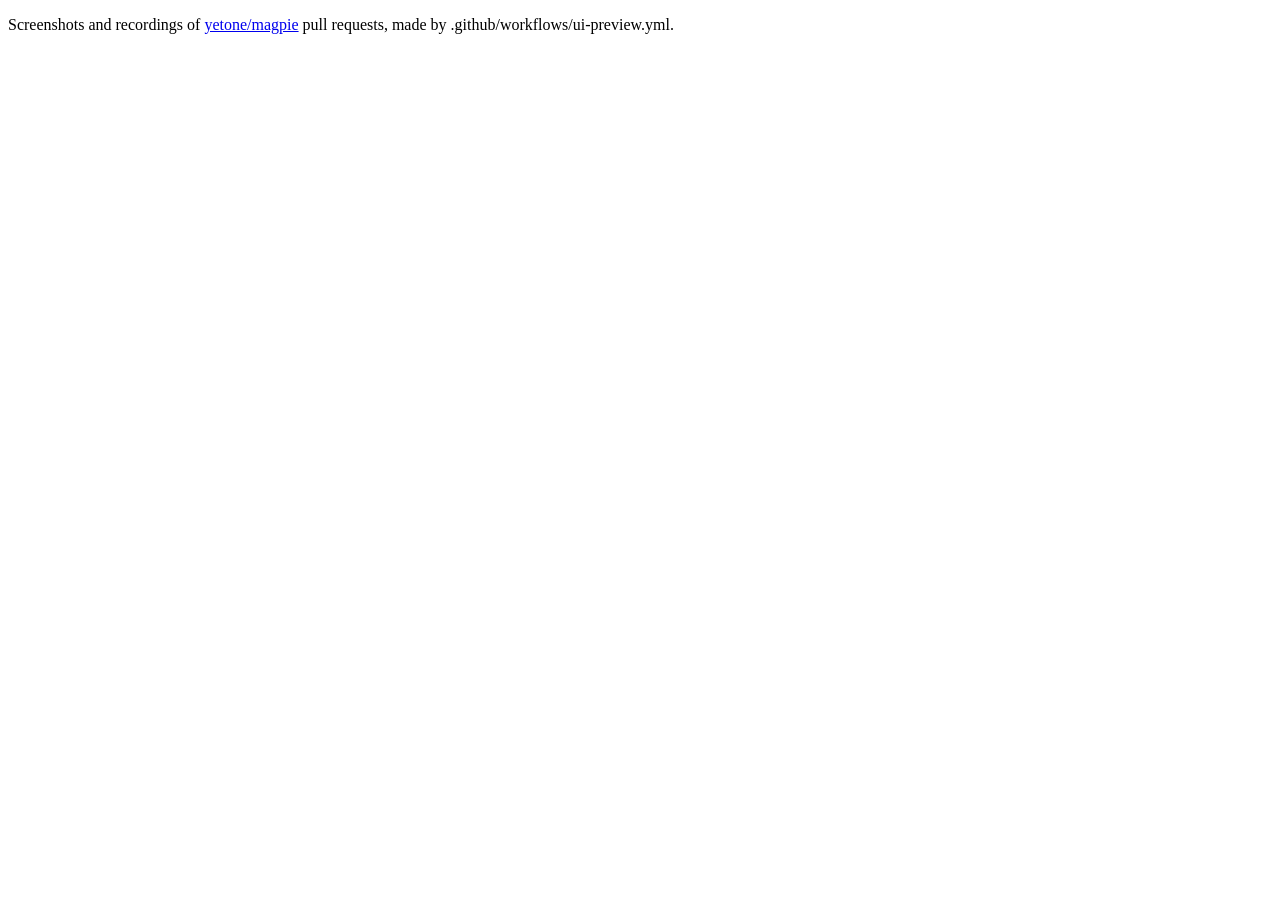
<file: index.html>
<!doctype html><meta charset="utf-8"><title>magpie UI previews</title><p>Screenshots and recordings of <a href="https://github.com/yetone/magpie/pulls">yetone/magpie</a> pull requests, made by .github/workflows/ui-preview.yml.</p>
</file>
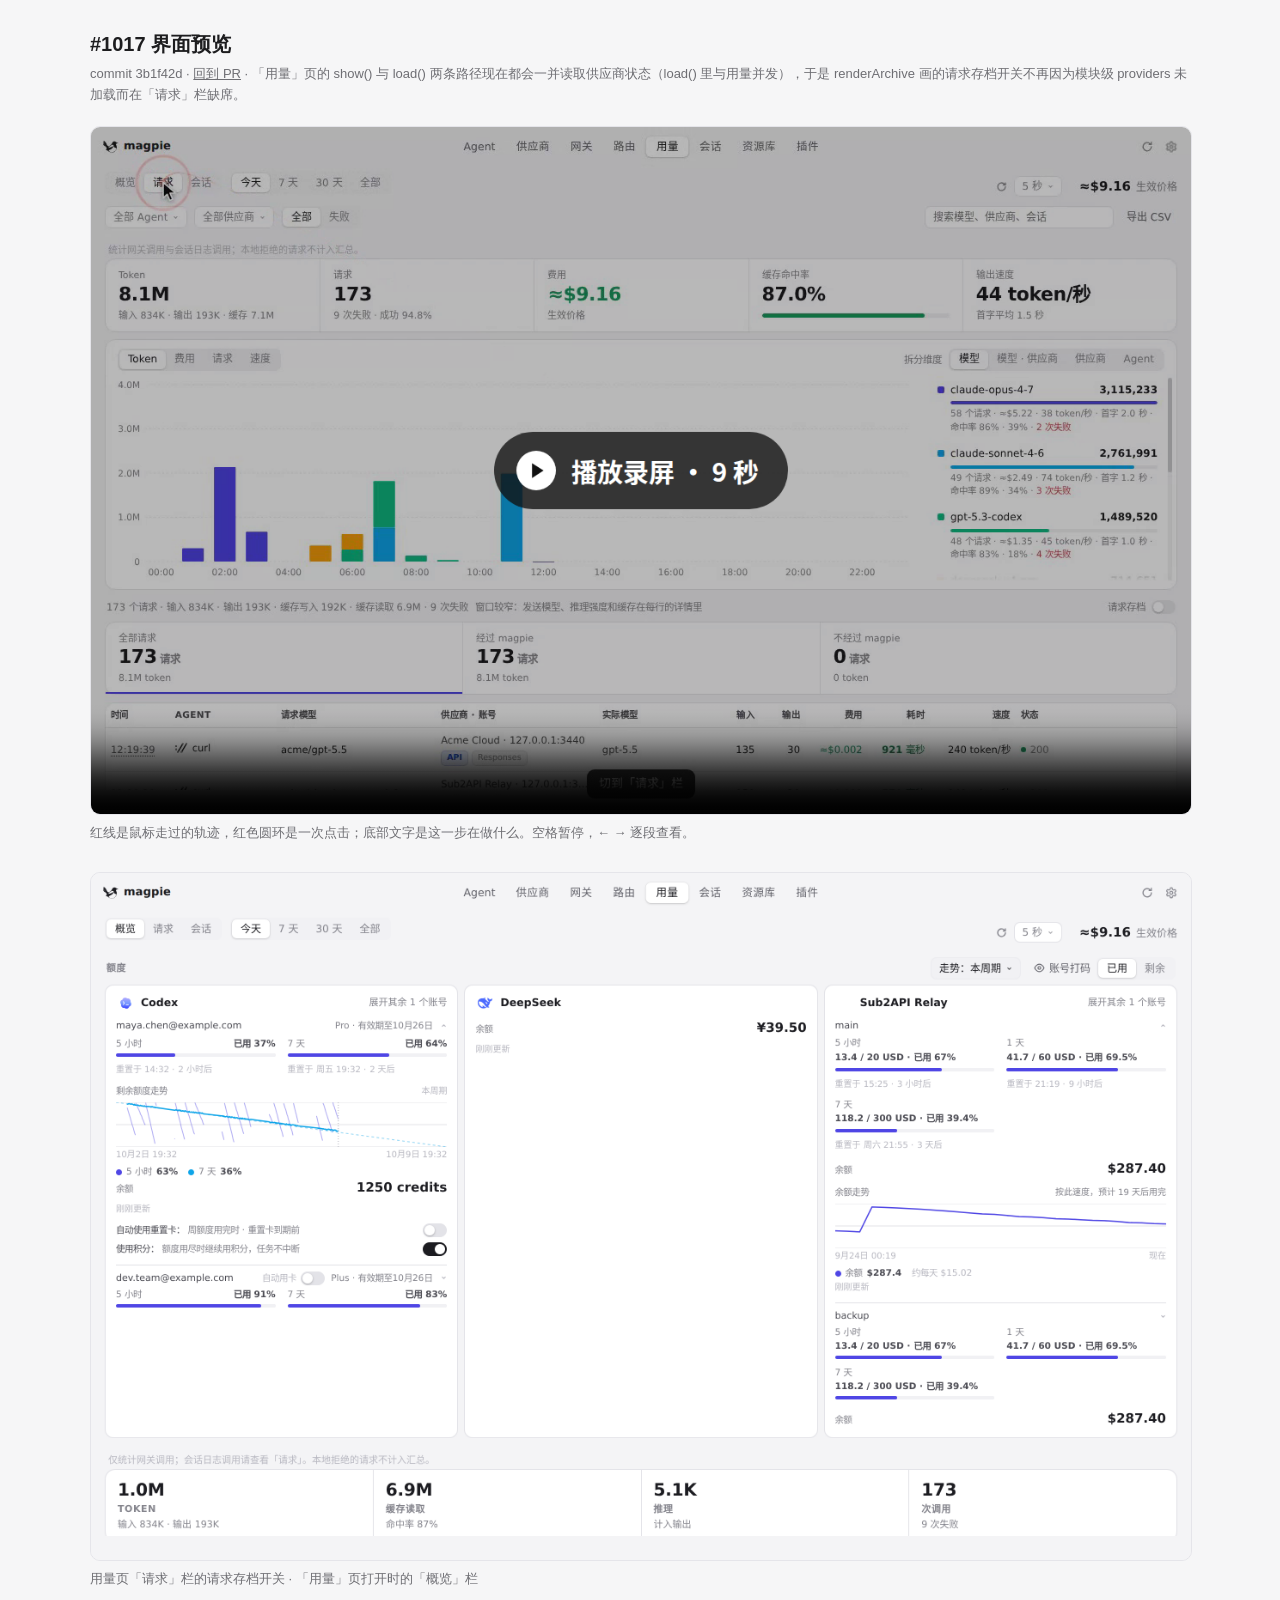
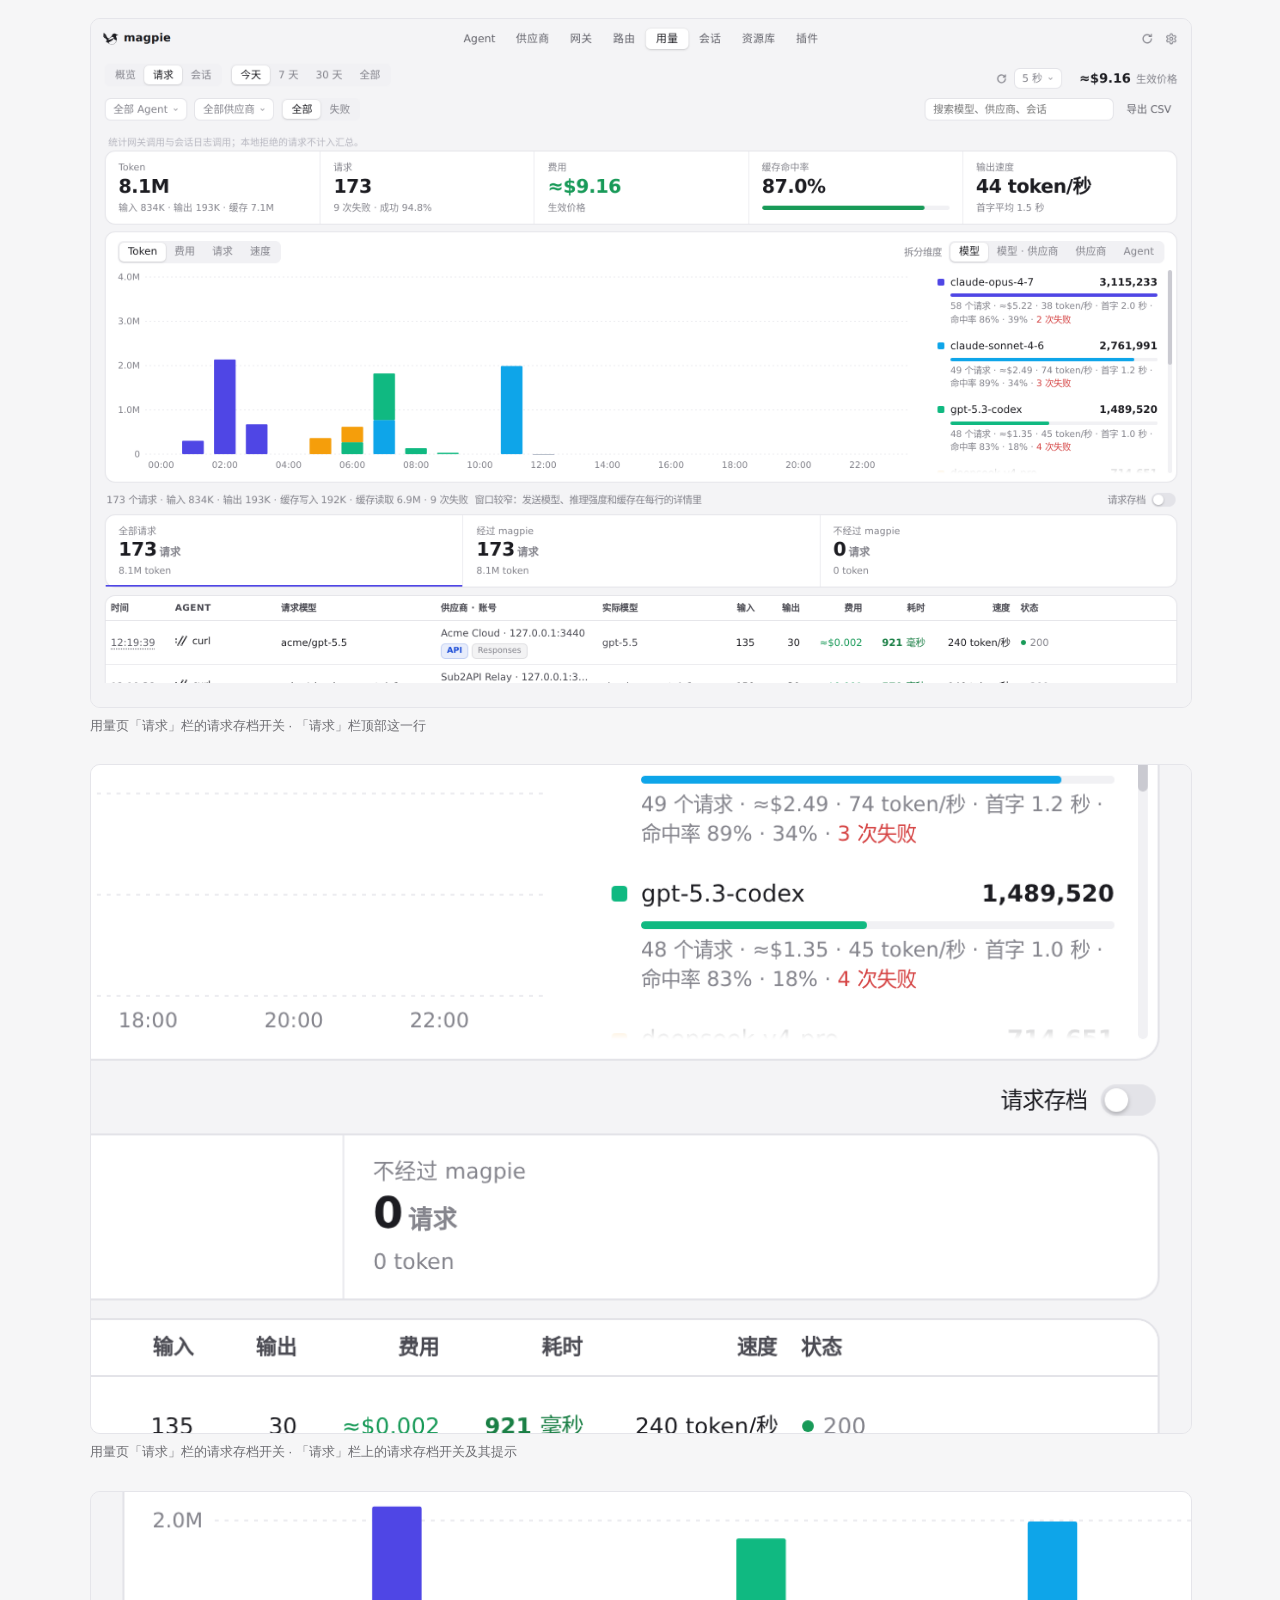
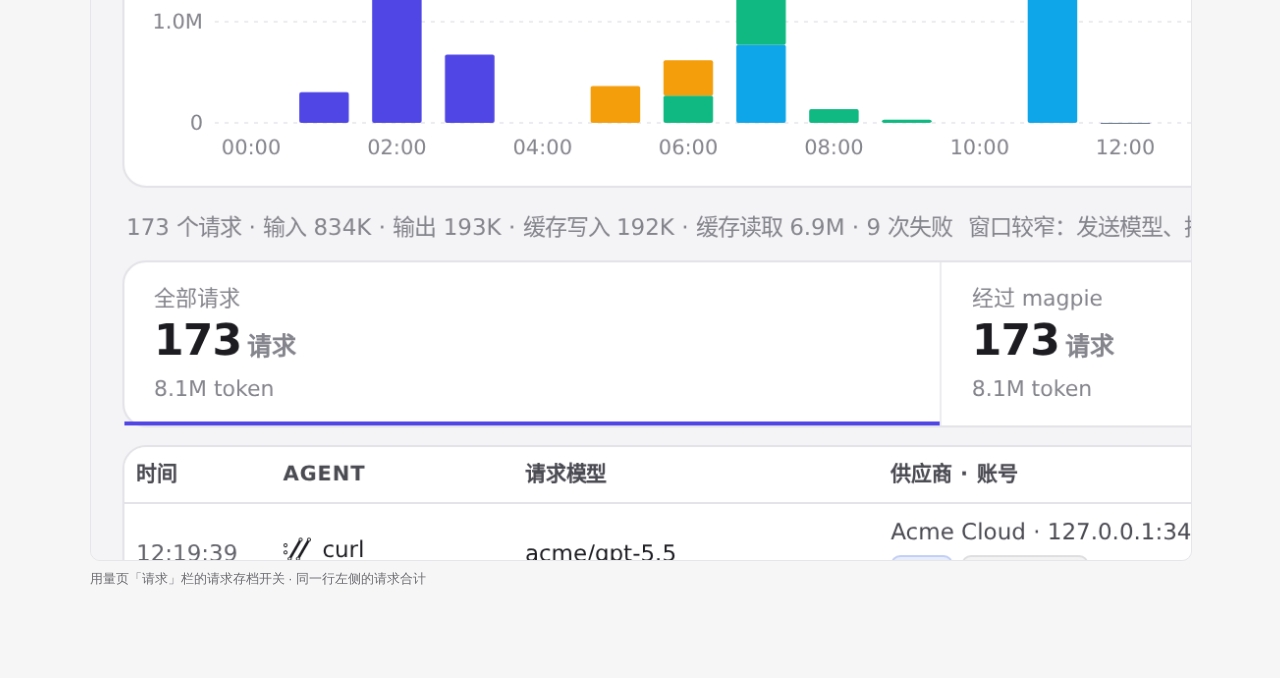
<file: pr-1017/3b1f42d/index.html>
<!doctype html><html lang="zh"><meta charset="utf-8"><meta name="viewport" content="width=device-width,initial-scale=1">
<title>#1017 界面预览 · 3b1f42d</title>
<style>:root{color-scheme:light dark;--bg:#f6f6f7;--fg:#1d1d1f;--muted:#6e6e73;--card:#fff;--line:#e5e5ea}
@media (prefers-color-scheme:dark){:root{--bg:#111113;--fg:#f2f2f4;--muted:#9a9aa0;--card:#1c1c1f;--line:#2c2c30}}
body{margin:0;background:var(--bg);color:var(--fg);font:15px/1.6 -apple-system,"Segoe UI","PingFang SC","Noto Sans CJK SC",sans-serif}
main{max-width:1100px;margin:0 auto;padding:28px 16px 60px}h1{font-size:20px;margin:0 0 4px}.m{color:var(--muted);font-size:13px;margin:0 0 20px}
video,img{display:block;width:100%;border-radius:10px;border:1px solid var(--line);background:var(--card)}figure{margin:0 0 28px}figcaption{color:var(--muted);font-size:13px;margin-top:8px}
a{color:inherit}</style>
<main><h1>#1017 界面预览</h1><p class="m">commit 3b1f42d · <a href="https://github.com/yetone/magpie/pull/1017">回到 PR</a> · 「用量」页的 show() 与 load() 两条路径现在都会一并读取供应商状态（load() 里与用量并发），于是 renderArchive 画的请求存档开关不再因为模块级 providers 未加载而在「请求」栏缺席。</p>
<figure><video src="preview.mp4" controls autoplay muted playsinline poster="poster.png"></video><figcaption>红线是鼠标走过的轨迹，红色圆环是一次点击；底部文字是这一步在做什么。空格暂停，← → 逐段查看。</figcaption></figure>
<figure><img src="01-usage-overview.png" alt="「用量」页打开时的「概览」栏"><figcaption>用量页「请求」栏的请求存档开关 · 「用量」页打开时的「概览」栏</figcaption></figure>
<figure><img src="02-usage-requests-tab.png" alt="「请求」栏顶部这一行"><figcaption>用量页「请求」栏的请求存档开关 · 「请求」栏顶部这一行</figcaption></figure>
<figure><img src="03-requests-archive-switch.png" alt="「请求」栏上的请求存档开关及其提示"><figcaption>用量页「请求」栏的请求存档开关 · 「请求」栏上的请求存档开关及其提示</figcaption></figure>
<figure><img src="04-requests-head.png" alt="同一行左侧的请求合计"><figcaption>用量页「请求」栏的请求存档开关 · 同一行左侧的请求合计</figcaption></figure>
</main></html>
</file>
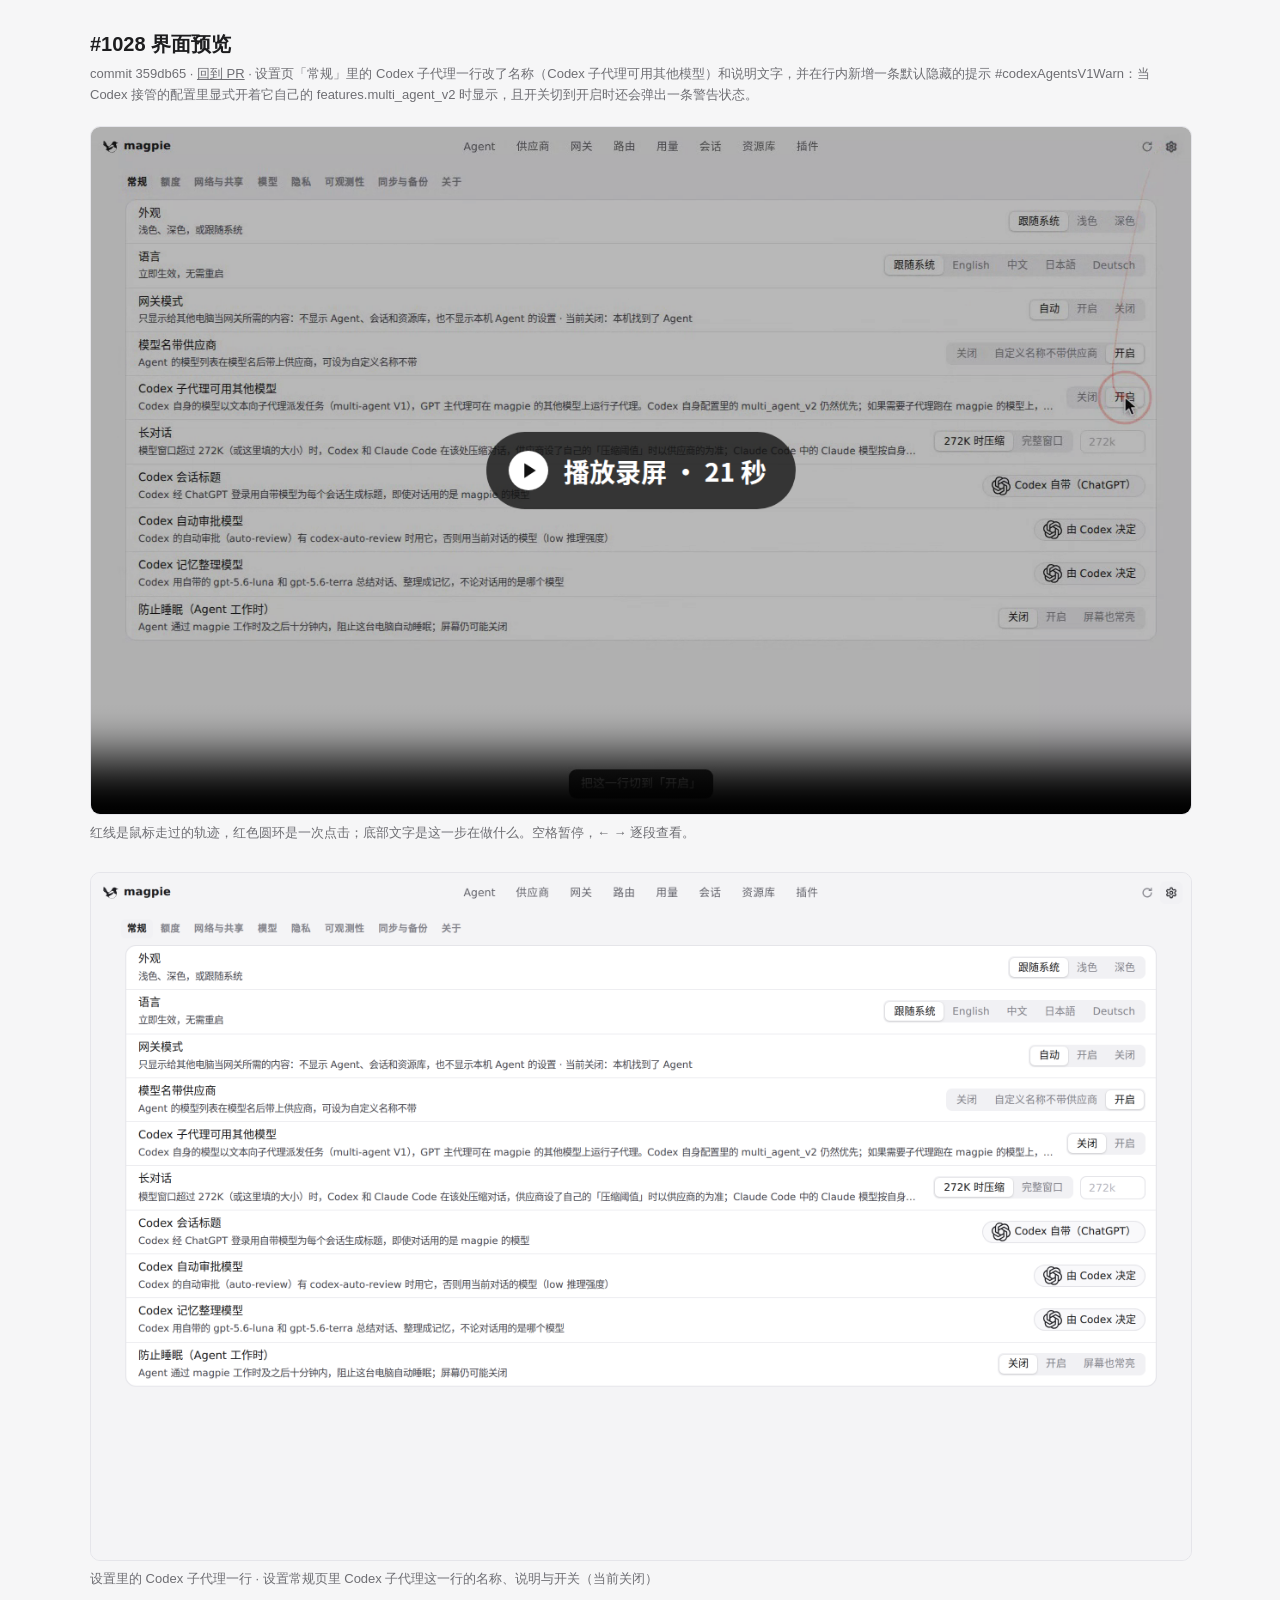
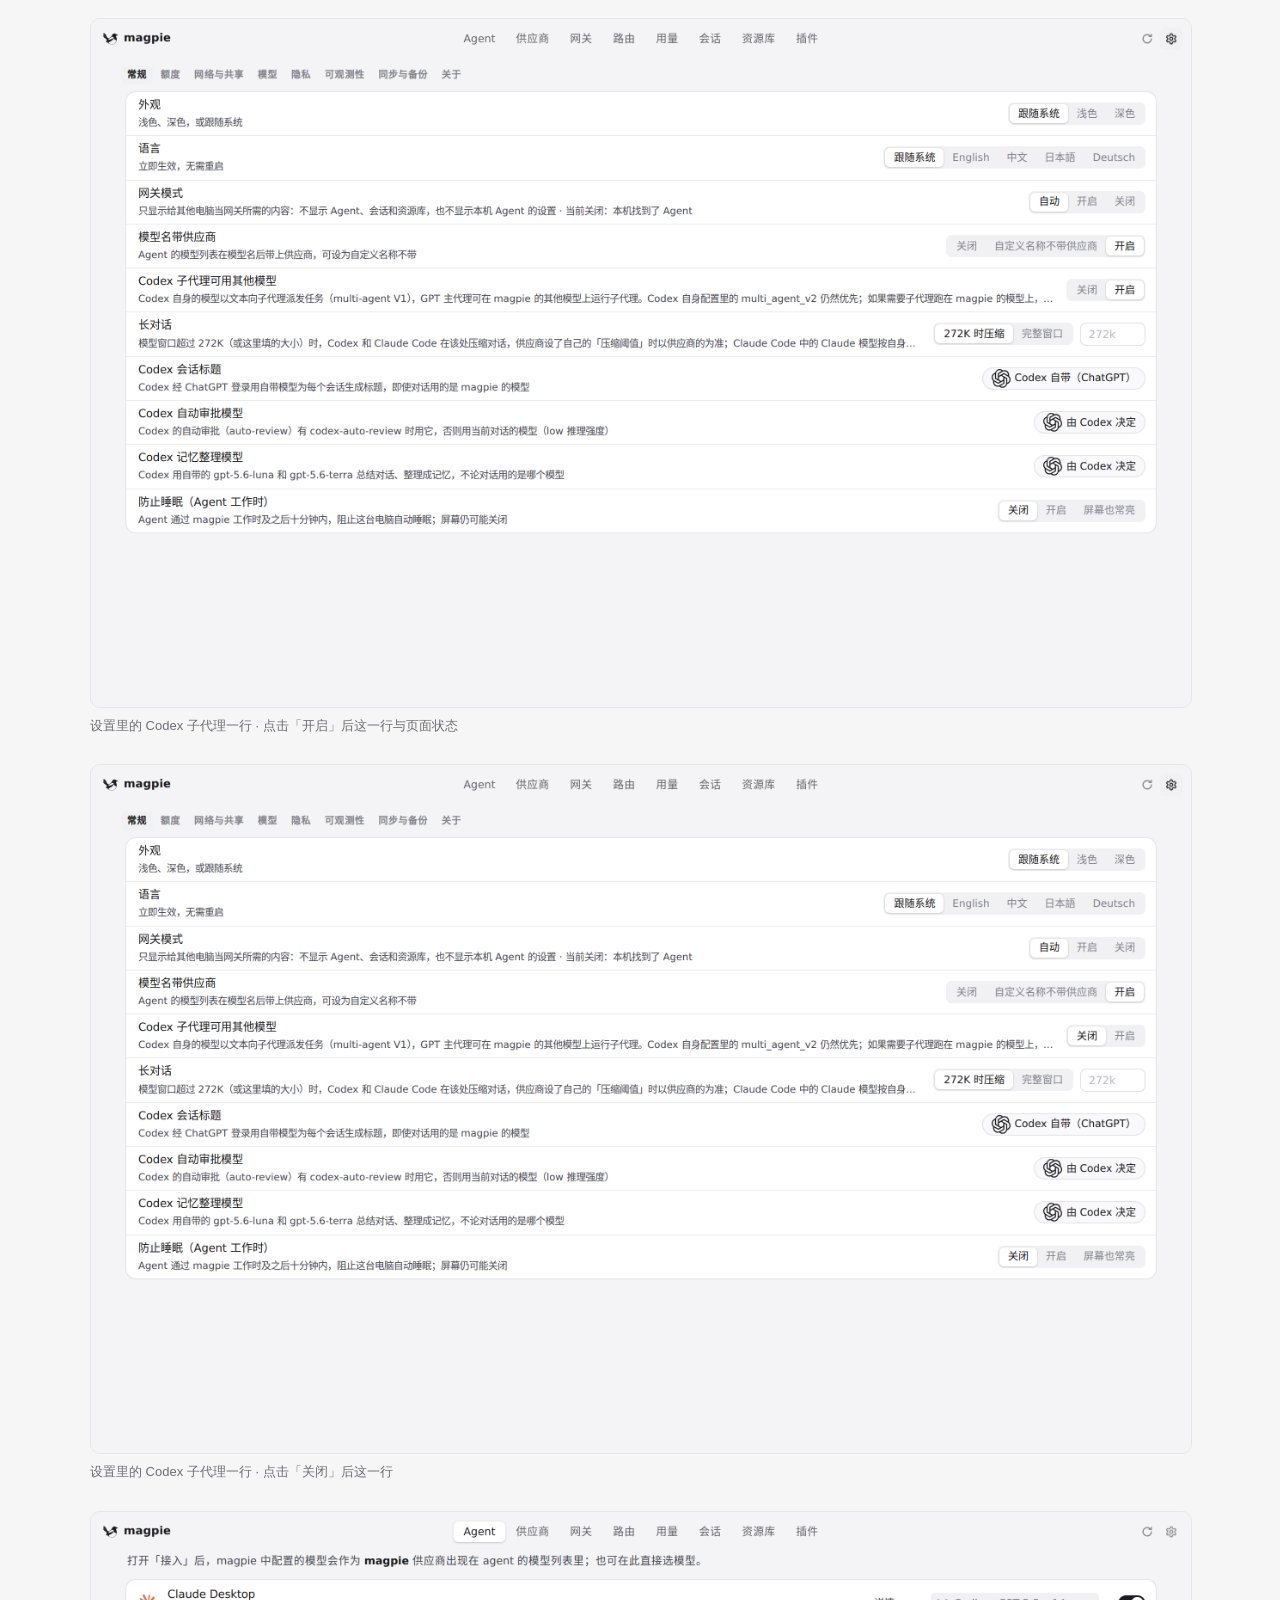
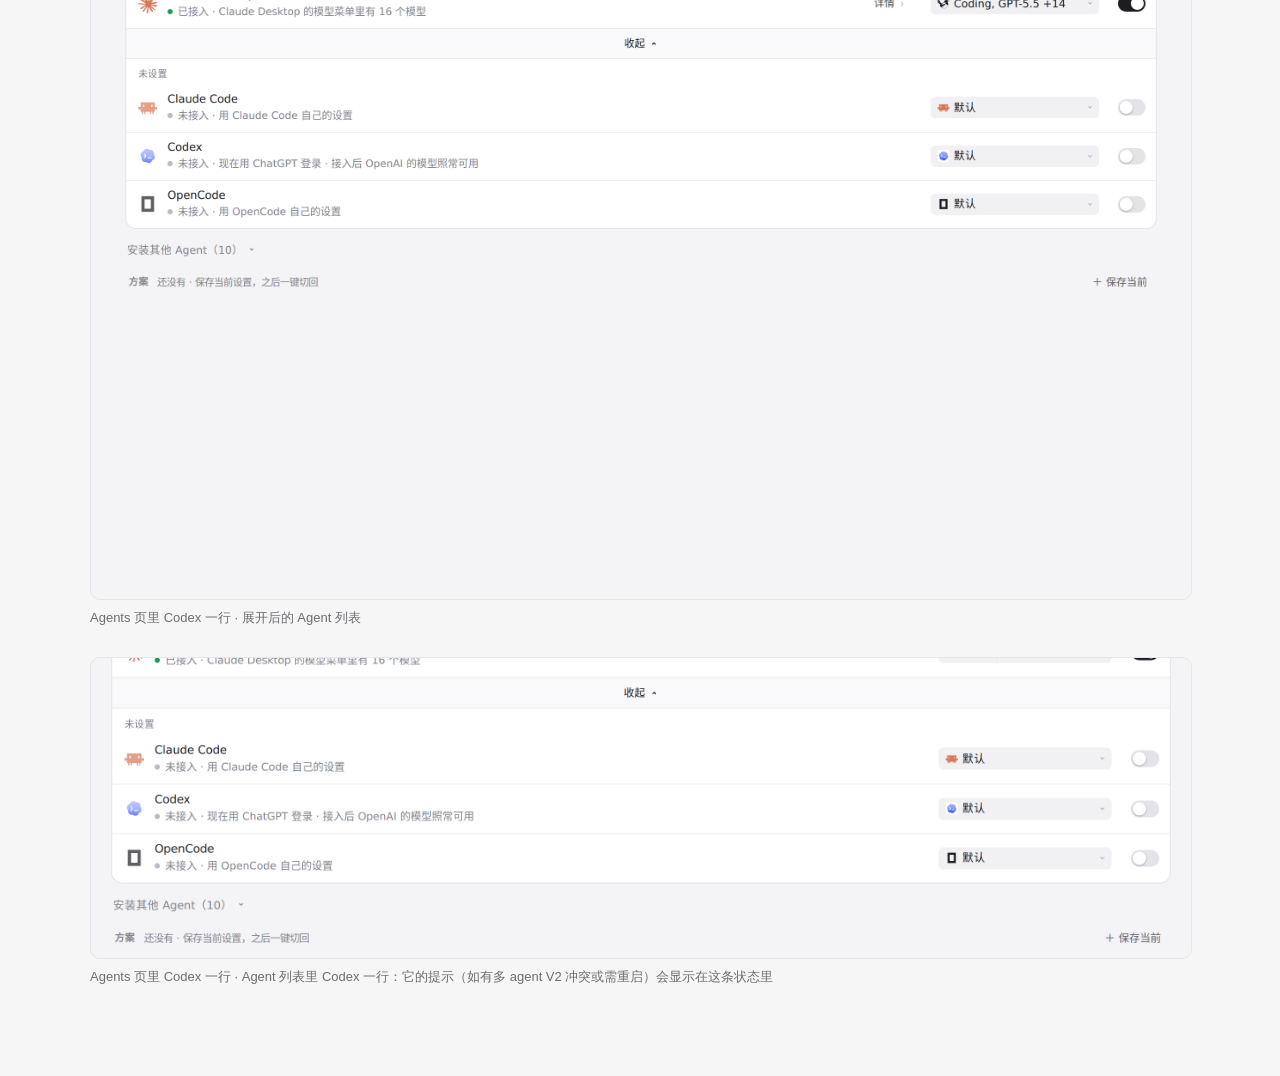
<file: pr-1028/359db65/index.html>
<!doctype html><html lang="zh"><meta charset="utf-8"><meta name="viewport" content="width=device-width,initial-scale=1">
<title>#1028 界面预览 · 359db65</title>
<style>:root{color-scheme:light dark;--bg:#f6f6f7;--fg:#1d1d1f;--muted:#6e6e73;--card:#fff;--line:#e5e5ea}
@media (prefers-color-scheme:dark){:root{--bg:#111113;--fg:#f2f2f4;--muted:#9a9aa0;--card:#1c1c1f;--line:#2c2c30}}
body{margin:0;background:var(--bg);color:var(--fg);font:15px/1.6 -apple-system,"Segoe UI","PingFang SC","Noto Sans CJK SC",sans-serif}
main{max-width:1100px;margin:0 auto;padding:28px 16px 60px}h1{font-size:20px;margin:0 0 4px}.m{color:var(--muted);font-size:13px;margin:0 0 20px}
video,img{display:block;width:100%;border-radius:10px;border:1px solid var(--line);background:var(--card)}figure{margin:0 0 28px}figcaption{color:var(--muted);font-size:13px;margin-top:8px}
a{color:inherit}</style>
<main><h1>#1028 界面预览</h1><p class="m">commit 359db65 · <a href="https://github.com/yetone/magpie/pull/1028">回到 PR</a> · 设置页「常规」里的 Codex 子代理一行改了名称（Codex 子代理可用其他模型）和说明文字，并在行内新增一条默认隐藏的提示 #codexAgentsV1Warn：当 Codex 接管的配置里显式开着它自己的 features.multi_agent_v2 时显示，且开关切到开启时还会弹出一条警告状态。</p>
<figure><video src="preview.mp4" controls autoplay muted playsinline poster="poster.png"></video><figcaption>红线是鼠标走过的轨迹，红色圆环是一次点击；底部文字是这一步在做什么。空格暂停，← → 逐段查看。</figcaption></figure>
<figure><img src="01-codex-subagents-row.png" alt="设置常规页里 Codex 子代理这一行的名称、说明与开关（当前关闭）"><figcaption>设置里的 Codex 子代理一行 · 设置常规页里 Codex 子代理这一行的名称、说明与开关（当前关闭）</figcaption></figure>
<figure><img src="02-codex-subagents-on.png" alt="点击「开启」后这一行与页面状态"><figcaption>设置里的 Codex 子代理一行 · 点击「开启」后这一行与页面状态</figcaption></figure>
<figure><img src="03-codex-subagents-off.png" alt="点击「关闭」后这一行"><figcaption>设置里的 Codex 子代理一行 · 点击「关闭」后这一行</figcaption></figure>
<figure><img src="04-agents-unrolled.png" alt="展开后的 Agent 列表"><figcaption>Agents 页里 Codex 一行 · 展开后的 Agent 列表</figcaption></figure>
<figure><img src="05-codex-agent-row.png" alt="Agent 列表里 Codex 一行：它的提示（如有多 agent V2 冲突或需重启）会显示在这条状态里"><figcaption>Agents 页里 Codex 一行 · Agent 列表里 Codex 一行：它的提示（如有多 agent V2 冲突或需重启）会显示在这条状态里</figcaption></figure>
</main></html>
</file>
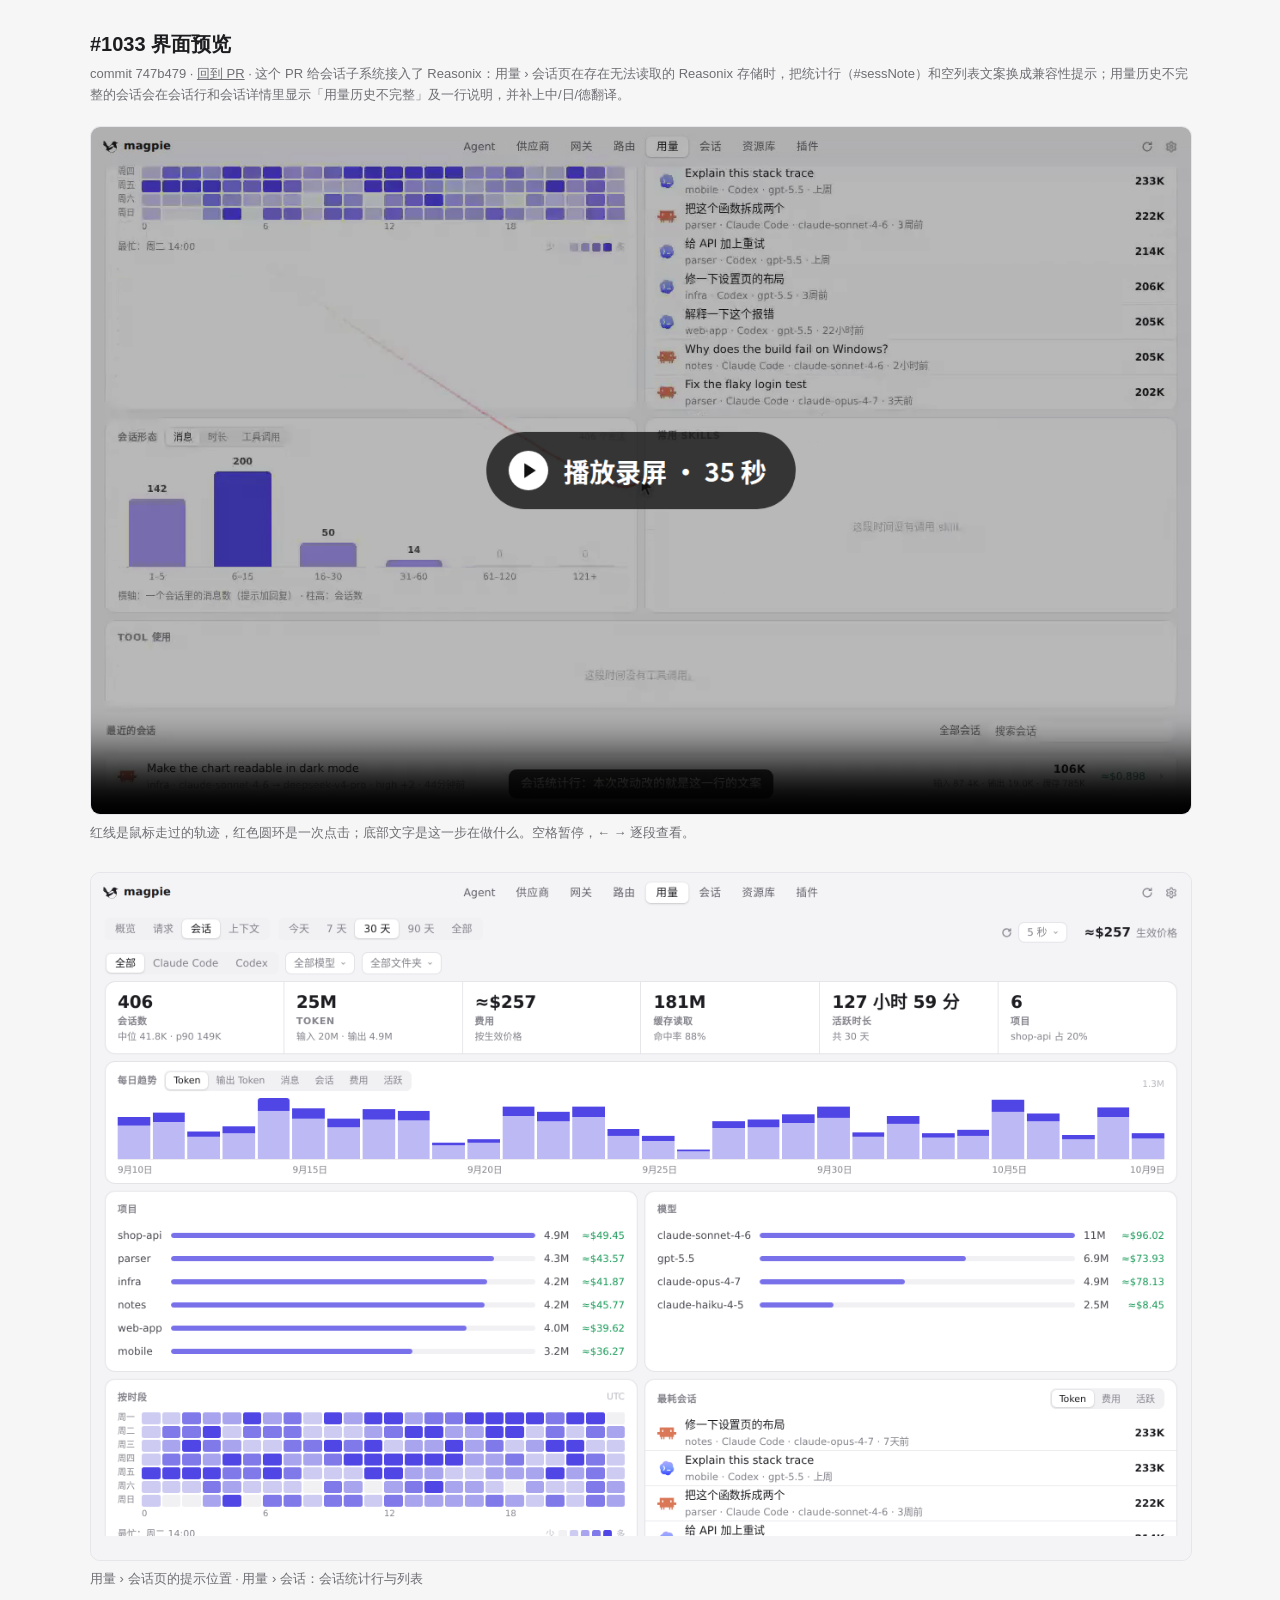
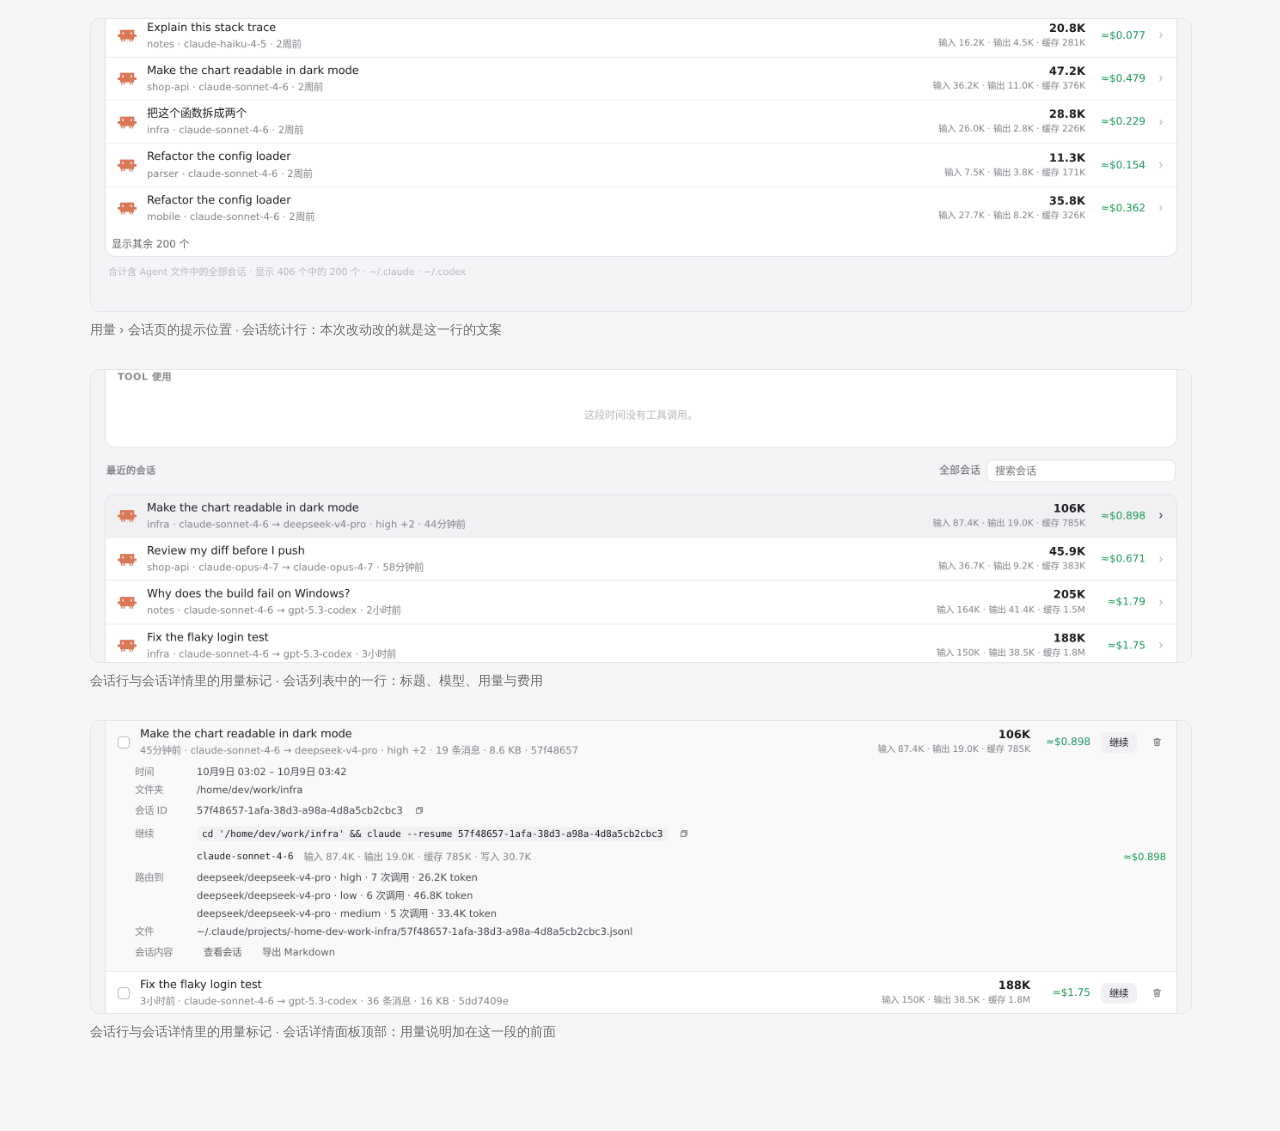
<file: pr-1033/747b479/index.html>
<!doctype html><html lang="zh"><meta charset="utf-8"><meta name="viewport" content="width=device-width,initial-scale=1">
<title>#1033 界面预览 · 747b479</title>
<style>:root{color-scheme:light dark;--bg:#f6f6f7;--fg:#1d1d1f;--muted:#6e6e73;--card:#fff;--line:#e5e5ea}
@media (prefers-color-scheme:dark){:root{--bg:#111113;--fg:#f2f2f4;--muted:#9a9aa0;--card:#1c1c1f;--line:#2c2c30}}
body{margin:0;background:var(--bg);color:var(--fg);font:15px/1.6 -apple-system,"Segoe UI","PingFang SC","Noto Sans CJK SC",sans-serif}
main{max-width:1100px;margin:0 auto;padding:28px 16px 60px}h1{font-size:20px;margin:0 0 4px}.m{color:var(--muted);font-size:13px;margin:0 0 20px}
video,img{display:block;width:100%;border-radius:10px;border:1px solid var(--line);background:var(--card)}figure{margin:0 0 28px}figcaption{color:var(--muted);font-size:13px;margin-top:8px}
a{color:inherit}</style>
<main><h1>#1033 界面预览</h1><p class="m">commit 747b479 · <a href="https://github.com/yetone/magpie/pull/1033">回到 PR</a> · 这个 PR 给会话子系统接入了 Reasonix：用量 › 会话页在存在无法读取的 Reasonix 存储时，把统计行（#sessNote）和空列表文案换成兼容性提示；用量历史不完整的会话会在会话行和会话详情里显示「用量历史不完整」及一行说明，并补上中/日/德翻译。</p>
<figure><video src="preview.mp4" controls autoplay muted playsinline poster="poster.png"></video><figcaption>红线是鼠标走过的轨迹，红色圆环是一次点击；底部文字是这一步在做什么。空格暂停，← → 逐段查看。</figcaption></figure>
<figure><img src="01-sessions-tab.png" alt="用量 › 会话：会话统计行与列表"><figcaption>用量 › 会话页的提示位置 · 用量 › 会话：会话统计行与列表</figcaption></figure>
<figure><img src="02-sess-note.png" alt="会话统计行：本次改动改的就是这一行的文案"><figcaption>用量 › 会话页的提示位置 · 会话统计行：本次改动改的就是这一行的文案</figcaption></figure>
<figure><img src="03-session-row.png" alt="会话列表中的一行：标题、模型、用量与费用"><figcaption>会话行与会话详情里的用量标记 · 会话列表中的一行：标题、模型、用量与费用</figcaption></figure>
<figure><img src="04-sess-detail.png" alt="会话详情面板顶部：用量说明加在这一段的前面"><figcaption>会话行与会话详情里的用量标记 · 会话详情面板顶部：用量说明加在这一段的前面</figcaption></figure>
</main></html>
</file>
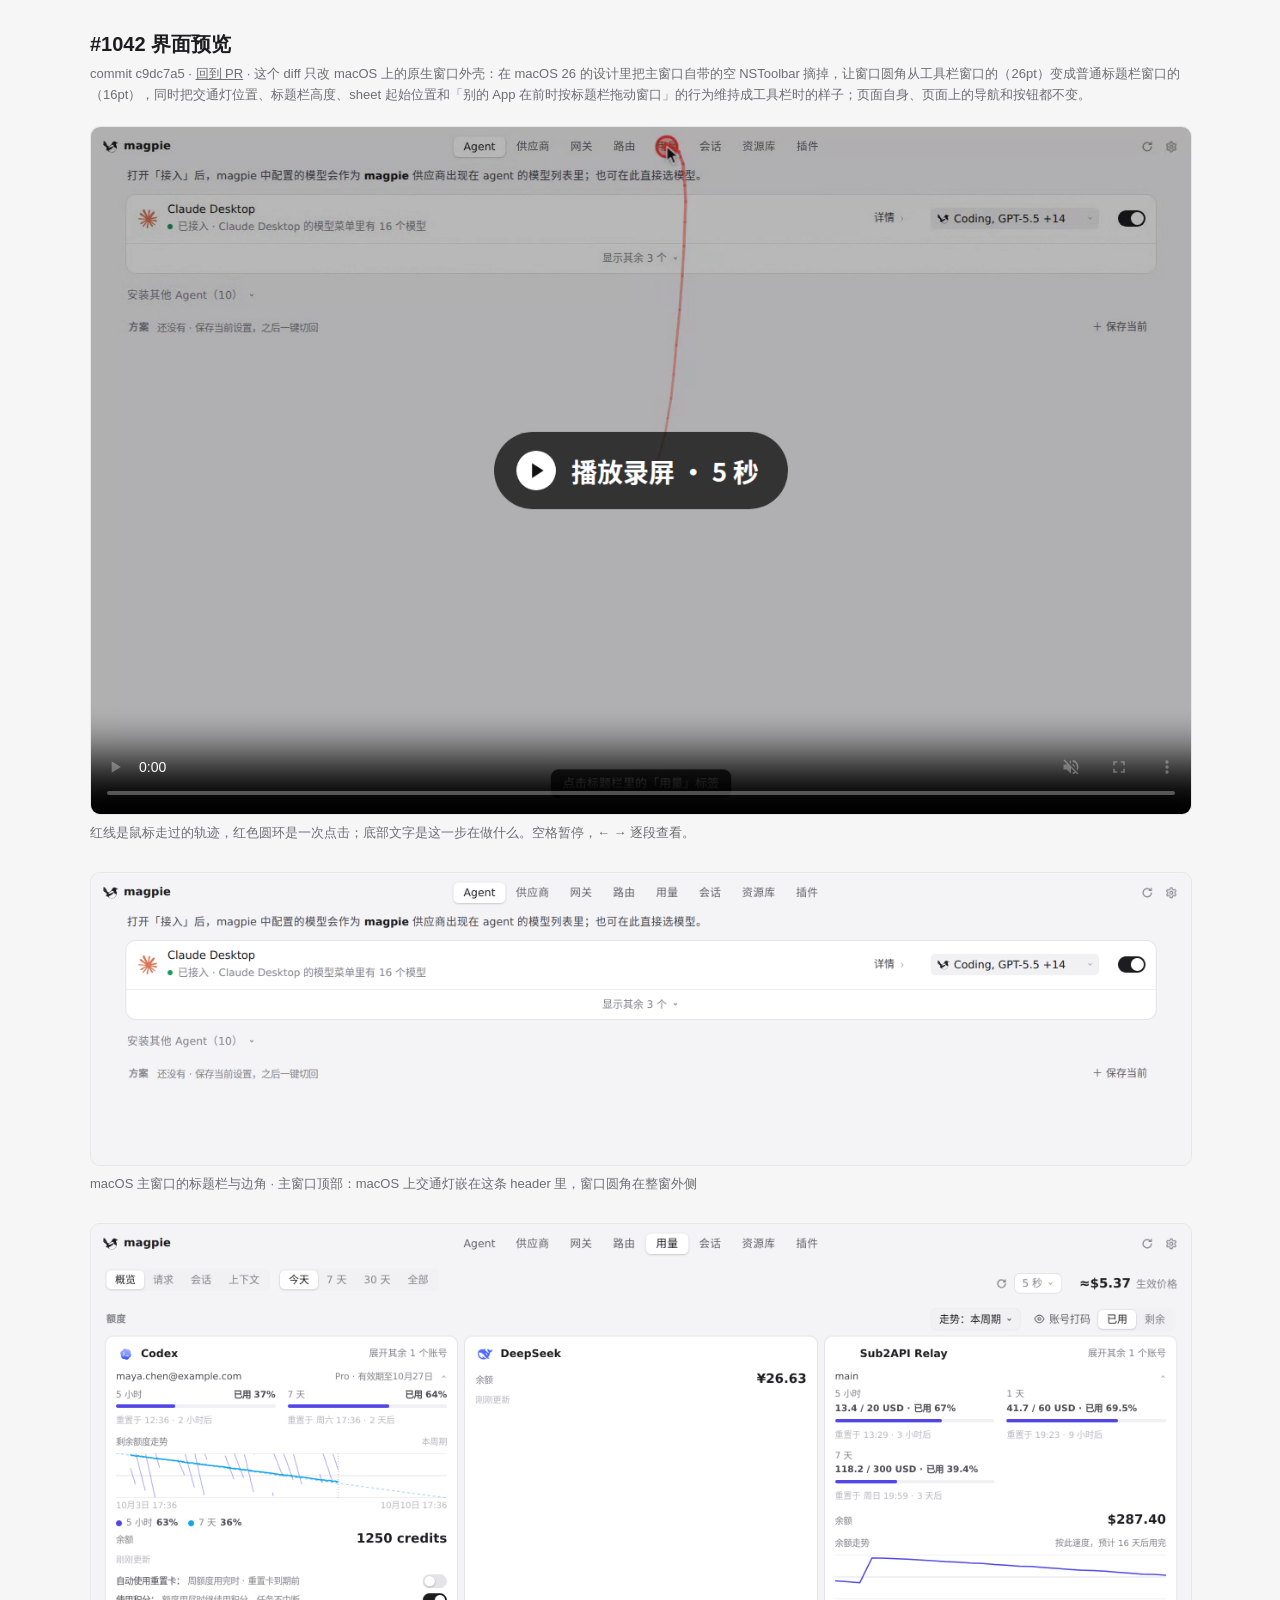
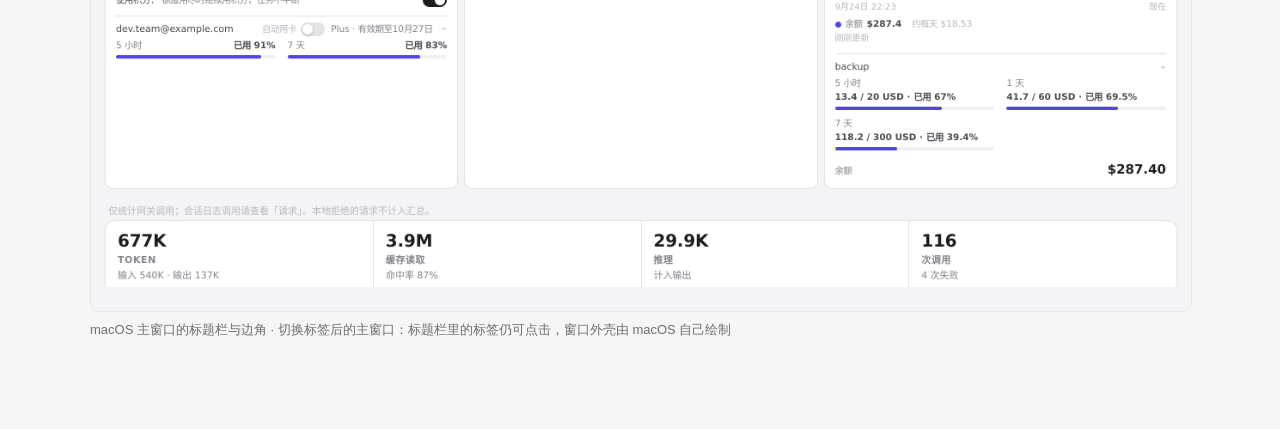
<file: pr-1042/c9dc7a5/index.html>
<!doctype html><html lang="zh"><meta charset="utf-8"><meta name="viewport" content="width=device-width,initial-scale=1">
<title>#1042 界面预览 · c9dc7a5</title>
<style>:root{color-scheme:light dark;--bg:#f6f6f7;--fg:#1d1d1f;--muted:#6e6e73;--card:#fff;--line:#e5e5ea}
@media (prefers-color-scheme:dark){:root{--bg:#111113;--fg:#f2f2f4;--muted:#9a9aa0;--card:#1c1c1f;--line:#2c2c30}}
body{margin:0;background:var(--bg);color:var(--fg);font:15px/1.6 -apple-system,"Segoe UI","PingFang SC","Noto Sans CJK SC",sans-serif}
main{max-width:1100px;margin:0 auto;padding:28px 16px 60px}h1{font-size:20px;margin:0 0 4px}.m{color:var(--muted);font-size:13px;margin:0 0 20px}
video,img{display:block;width:100%;border-radius:10px;border:1px solid var(--line);background:var(--card)}figure{margin:0 0 28px}figcaption{color:var(--muted);font-size:13px;margin-top:8px}
a{color:inherit}</style>
<main><h1>#1042 界面预览</h1><p class="m">commit c9dc7a5 · <a href="https://github.com/yetone/magpie/pull/1042">回到 PR</a> · 这个 diff 只改 macOS 上的原生窗口外壳：在 macOS 26 的设计里把主窗口自带的空 NSToolbar 摘掉，让窗口圆角从工具栏窗口的（26pt）变成普通标题栏窗口的（16pt），同时把交通灯位置、标题栏高度、sheet 起始位置和「别的 App 在前时按标题栏拖动窗口」的行为维持成工具栏时的样子；页面自身、页面上的导航和按钮都不变。</p>
<figure><video src="preview.mp4" controls autoplay muted playsinline poster="poster.png"></video><figcaption>红线是鼠标走过的轨迹，红色圆环是一次点击；底部文字是这一步在做什么。空格暂停，← → 逐段查看。</figcaption></figure>
<figure><img src="01-main-window-top.png" alt="主窗口顶部：macOS 上交通灯嵌在这条 header 里，窗口圆角在整窗外侧"><figcaption>macOS 主窗口的标题栏与边角 · 主窗口顶部：macOS 上交通灯嵌在这条 header 里，窗口圆角在整窗外侧</figcaption></figure>
<figure><img src="02-window-after-tab-click.png" alt="切换标签后的主窗口：标题栏里的标签仍可点击，窗口外壳由 macOS 自己绘制"><figcaption>macOS 主窗口的标题栏与边角 · 切换标签后的主窗口：标题栏里的标签仍可点击，窗口外壳由 macOS 自己绘制</figcaption></figure>
</main></html>
</file>
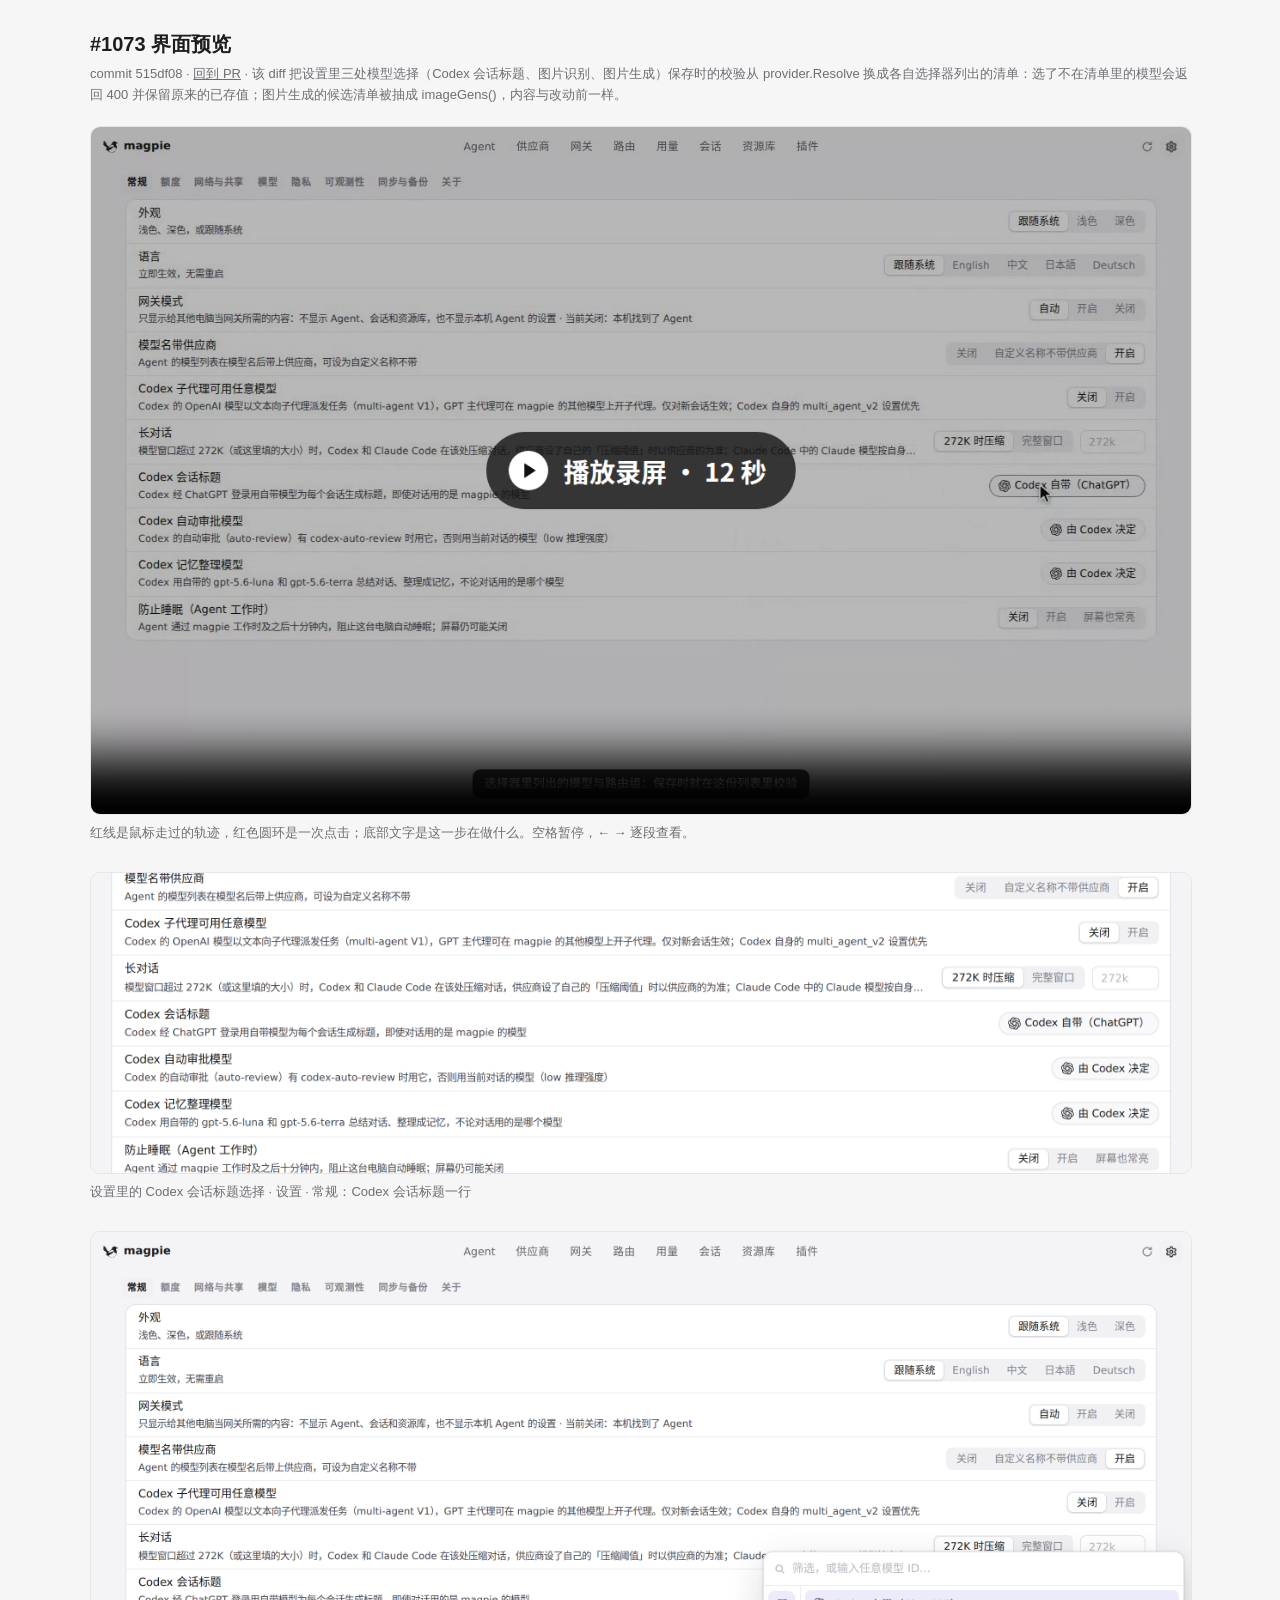
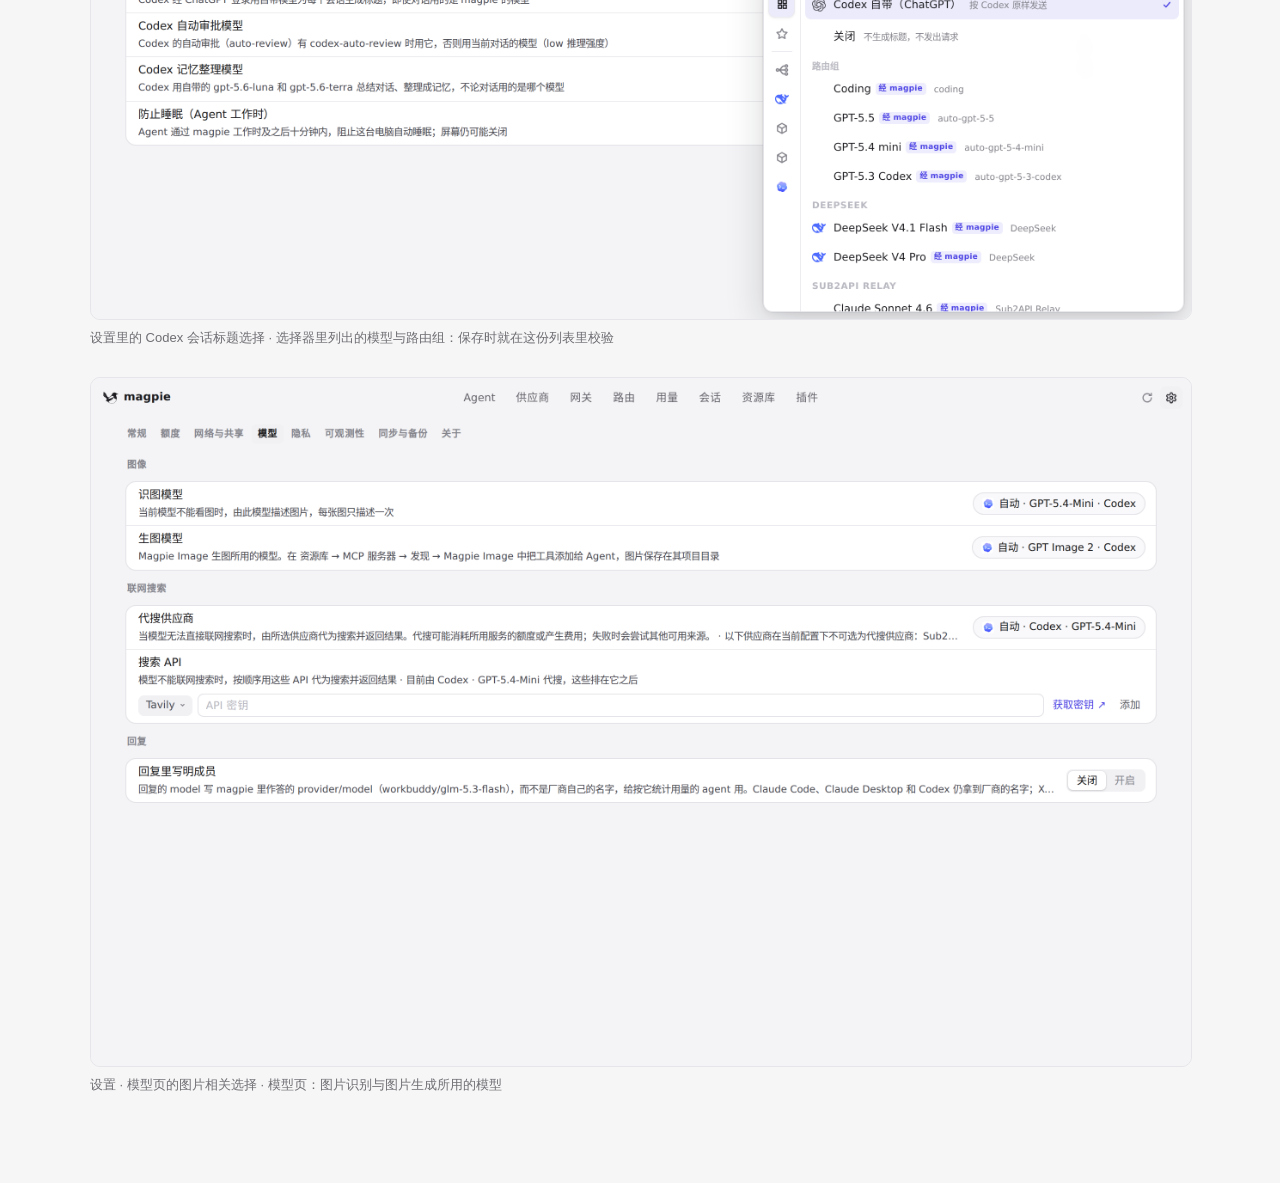
<file: pr-1073/515df08/index.html>
<!doctype html><html lang="zh"><meta charset="utf-8"><meta name="viewport" content="width=device-width,initial-scale=1">
<title>#1073 界面预览 · 515df08</title>
<style>:root{color-scheme:light dark;--bg:#f6f6f7;--fg:#1d1d1f;--muted:#6e6e73;--card:#fff;--line:#e5e5ea}
@media (prefers-color-scheme:dark){:root{--bg:#111113;--fg:#f2f2f4;--muted:#9a9aa0;--card:#1c1c1f;--line:#2c2c30}}
body{margin:0;background:var(--bg);color:var(--fg);font:15px/1.6 -apple-system,"Segoe UI","PingFang SC","Noto Sans CJK SC",sans-serif}
main{max-width:1100px;margin:0 auto;padding:28px 16px 60px}h1{font-size:20px;margin:0 0 4px}.m{color:var(--muted);font-size:13px;margin:0 0 20px}
video,img{display:block;width:100%;border-radius:10px;border:1px solid var(--line);background:var(--card)}figure{margin:0 0 28px}figcaption{color:var(--muted);font-size:13px;margin-top:8px}
a{color:inherit}</style>
<main><h1>#1073 界面预览</h1><p class="m">commit 515df08 · <a href="https://github.com/yetone/magpie/pull/1073">回到 PR</a> · 该 diff 把设置里三处模型选择（Codex 会话标题、图片识别、图片生成）保存时的校验从 provider.Resolve 换成各自选择器列出的清单：选了不在清单里的模型会返回 400 并保留原来的已存值；图片生成的候选清单被抽成 imageGens()，内容与改动前一样。</p>
<figure><video src="preview.mp4" controls autoplay muted playsinline poster="poster.png"></video><figcaption>红线是鼠标走过的轨迹，红色圆环是一次点击；底部文字是这一步在做什么。空格暂停，← → 逐段查看。</figcaption></figure>
<figure><img src="01-settings-codex-titles-row.png" alt="设置 · 常规：Codex 会话标题一行"><figcaption>设置里的 Codex 会话标题选择 · 设置 · 常规：Codex 会话标题一行</figcaption></figure>
<figure><img src="02-codex-titles-picker.png" alt="选择器里列出的模型与路由组：保存时就在这份列表里校验"><figcaption>设置里的 Codex 会话标题选择 · 选择器里列出的模型与路由组：保存时就在这份列表里校验</figcaption></figure>
<figure><img src="03-settings-models-tab.png" alt="模型页：图片识别与图片生成所用的模型"><figcaption>设置 · 模型页的图片相关选择 · 模型页：图片识别与图片生成所用的模型</figcaption></figure>
</main></html>
</file>
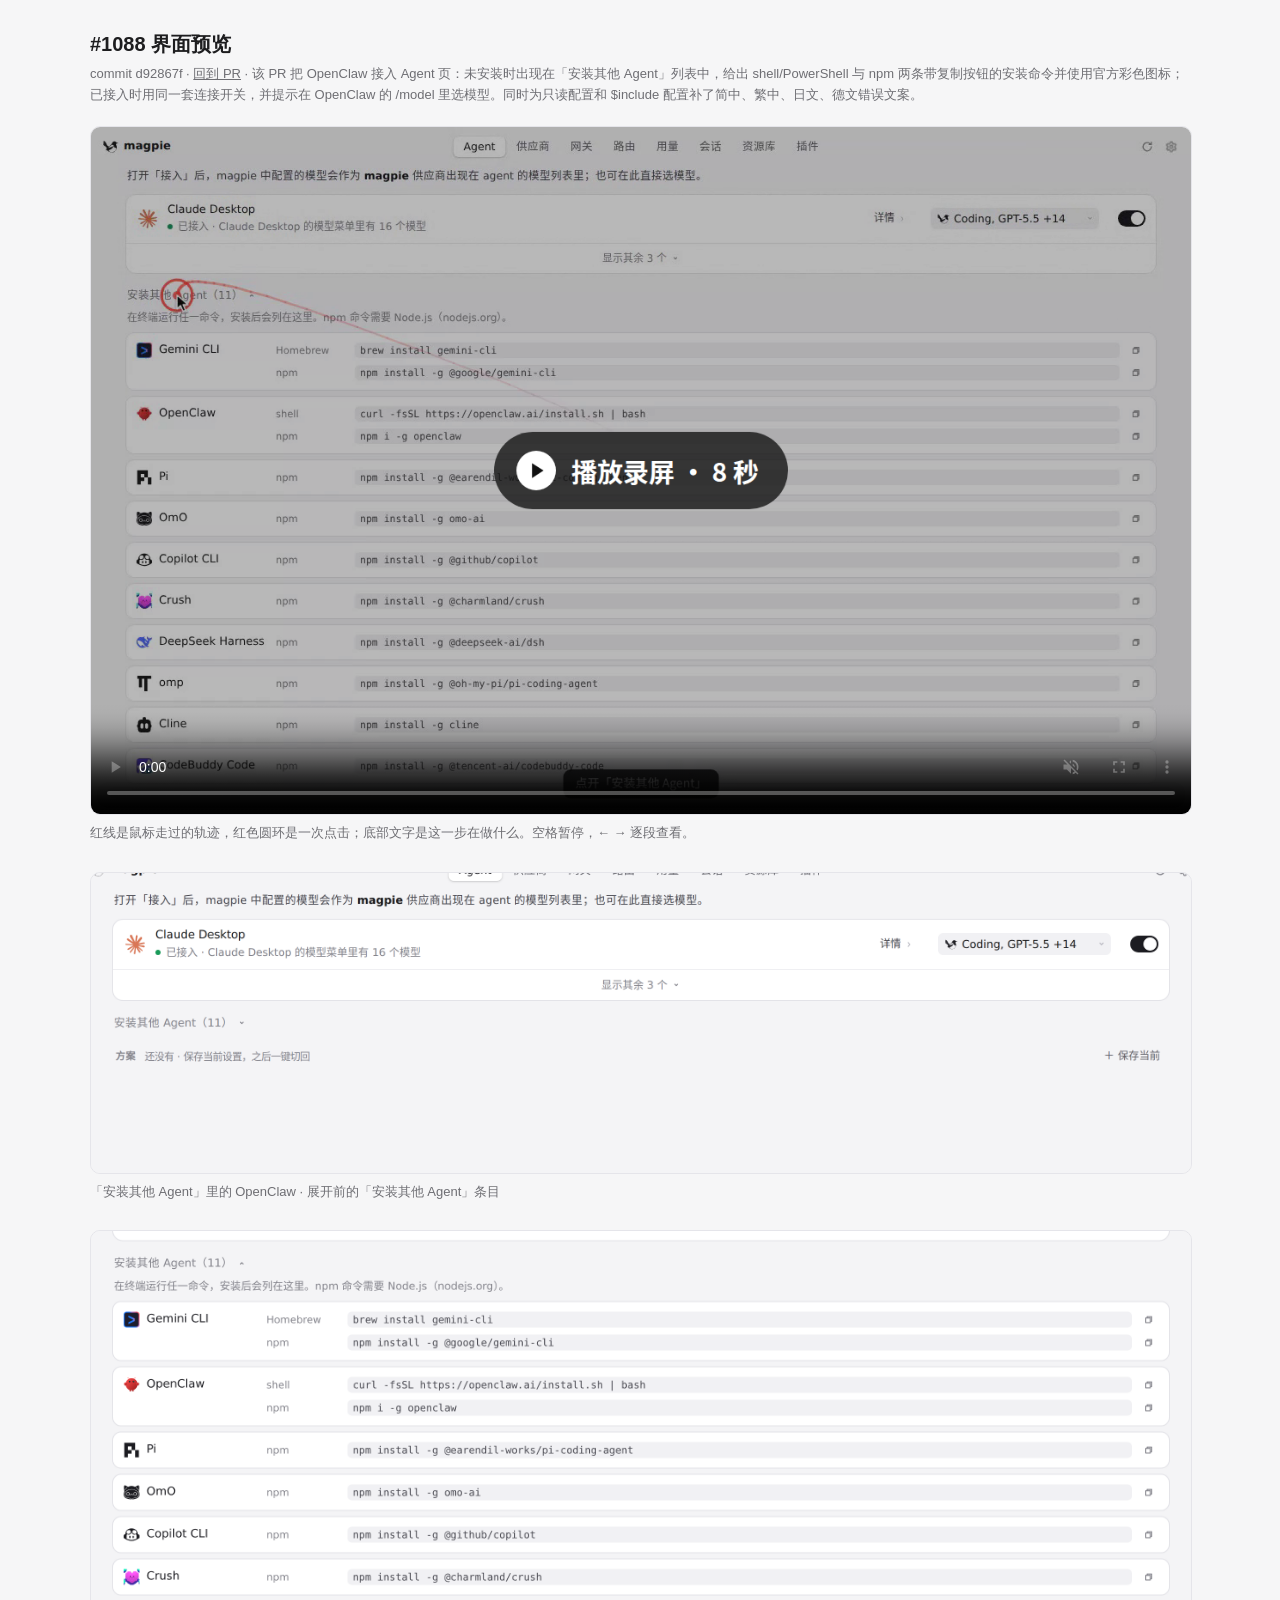
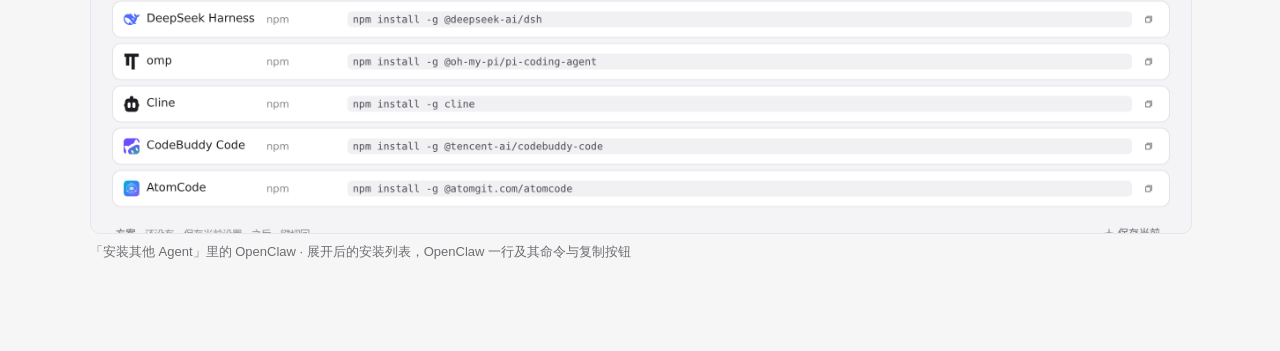
<file: pr-1088/d92867f/index.html>
<!doctype html><html lang="zh"><meta charset="utf-8"><meta name="viewport" content="width=device-width,initial-scale=1">
<title>#1088 界面预览 · d92867f</title>
<style>:root{color-scheme:light dark;--bg:#f6f6f7;--fg:#1d1d1f;--muted:#6e6e73;--card:#fff;--line:#e5e5ea}
@media (prefers-color-scheme:dark){:root{--bg:#111113;--fg:#f2f2f4;--muted:#9a9aa0;--card:#1c1c1f;--line:#2c2c30}}
body{margin:0;background:var(--bg);color:var(--fg);font:15px/1.6 -apple-system,"Segoe UI","PingFang SC","Noto Sans CJK SC",sans-serif}
main{max-width:1100px;margin:0 auto;padding:28px 16px 60px}h1{font-size:20px;margin:0 0 4px}.m{color:var(--muted);font-size:13px;margin:0 0 20px}
video,img{display:block;width:100%;border-radius:10px;border:1px solid var(--line);background:var(--card)}figure{margin:0 0 28px}figcaption{color:var(--muted);font-size:13px;margin-top:8px}
a{color:inherit}</style>
<main><h1>#1088 界面预览</h1><p class="m">commit d92867f · <a href="https://github.com/yetone/magpie/pull/1088">回到 PR</a> · 该 PR 把 OpenClaw 接入 Agent 页：未安装时出现在「安装其他 Agent」列表中，给出 shell/PowerShell 与 npm 两条带复制按钮的安装命令并使用官方彩色图标；已接入时用同一套连接开关，并提示在 OpenClaw 的 /model 里选模型。同时为只读配置和 $include 配置补了简中、繁中、日文、德文错误文案。</p>
<figure><video src="preview.mp4" controls autoplay muted playsinline poster="poster.png"></video><figcaption>红线是鼠标走过的轨迹，红色圆环是一次点击；底部文字是这一步在做什么。空格暂停，← → 逐段查看。</figcaption></figure>
<figure><img src="01-install-folded.png" alt="展开前的「安装其他 Agent」条目"><figcaption>「安装其他 Agent」里的 OpenClaw · 展开前的「安装其他 Agent」条目</figcaption></figure>
<figure><img src="02-openclaw-install-list.png" alt="展开后的安装列表，OpenClaw 一行及其命令与复制按钮"><figcaption>「安装其他 Agent」里的 OpenClaw · 展开后的安装列表，OpenClaw 一行及其命令与复制按钮</figcaption></figure>
</main></html>
</file>
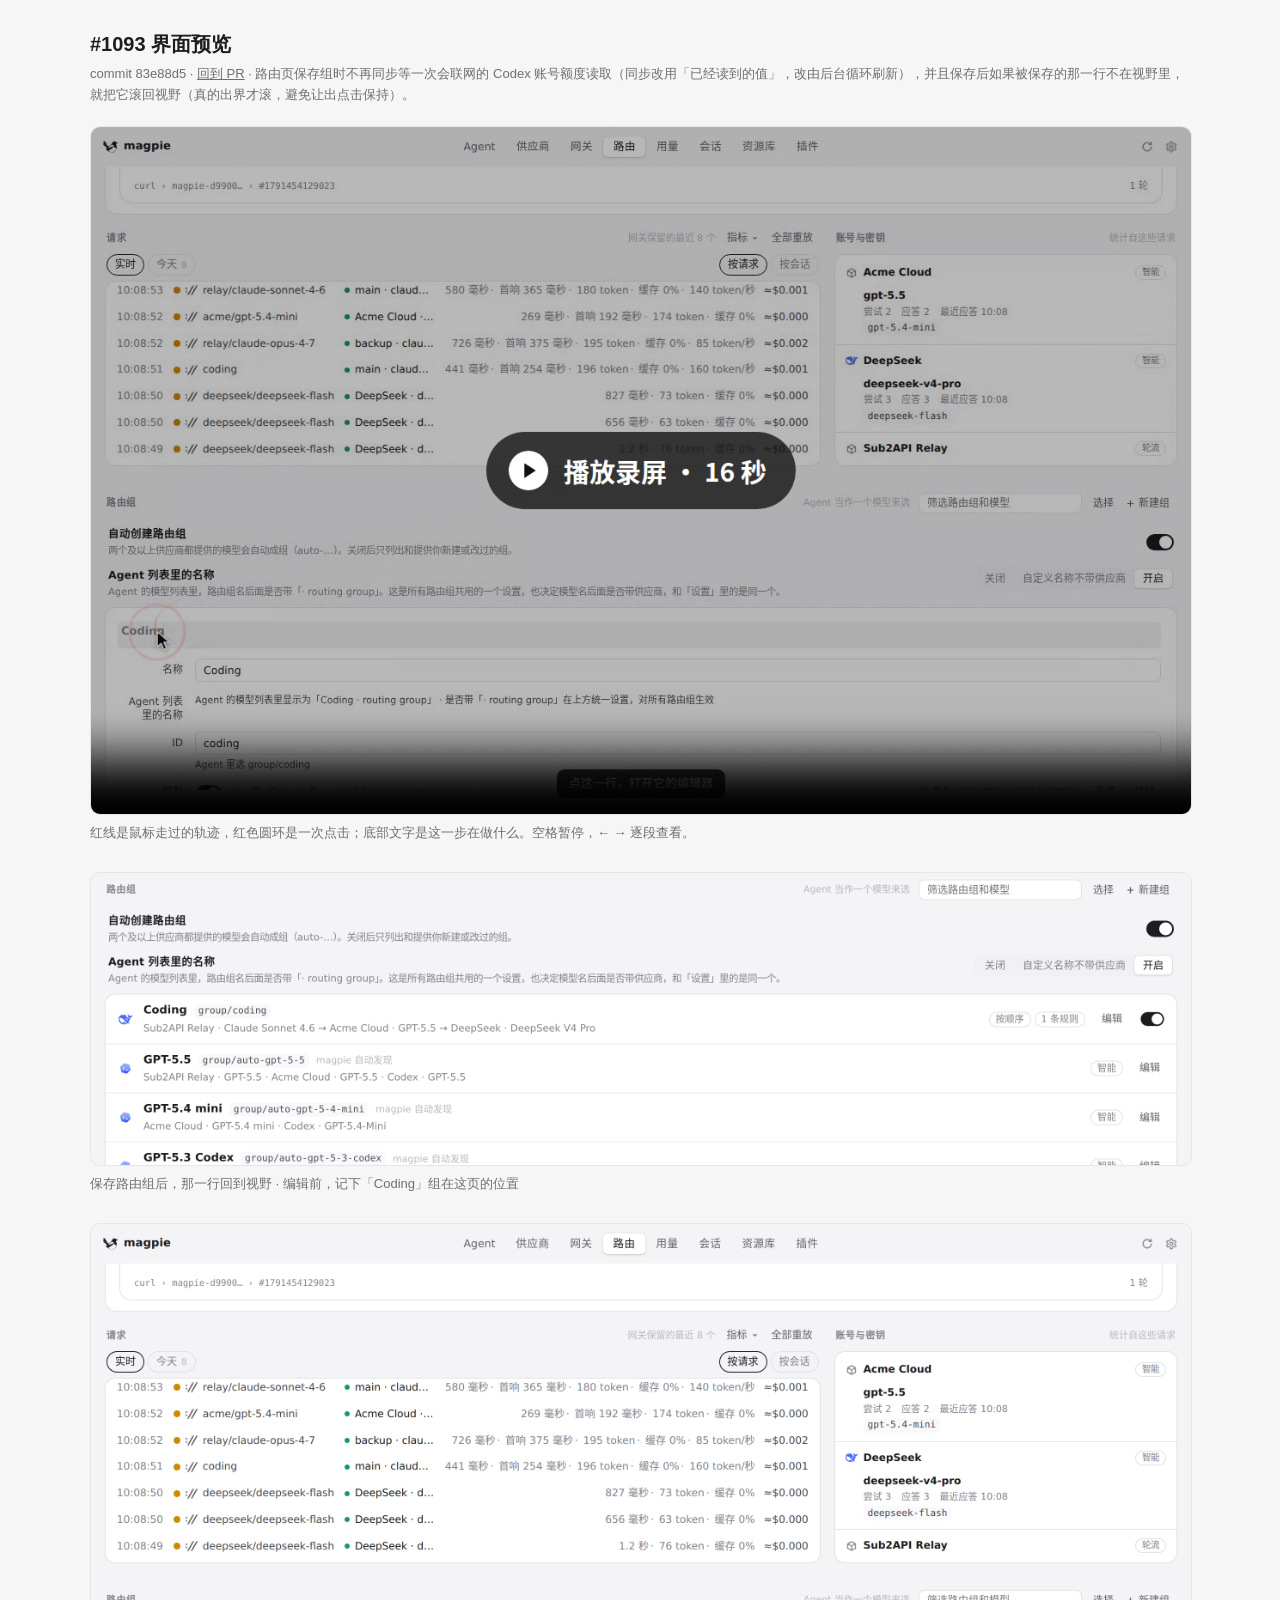
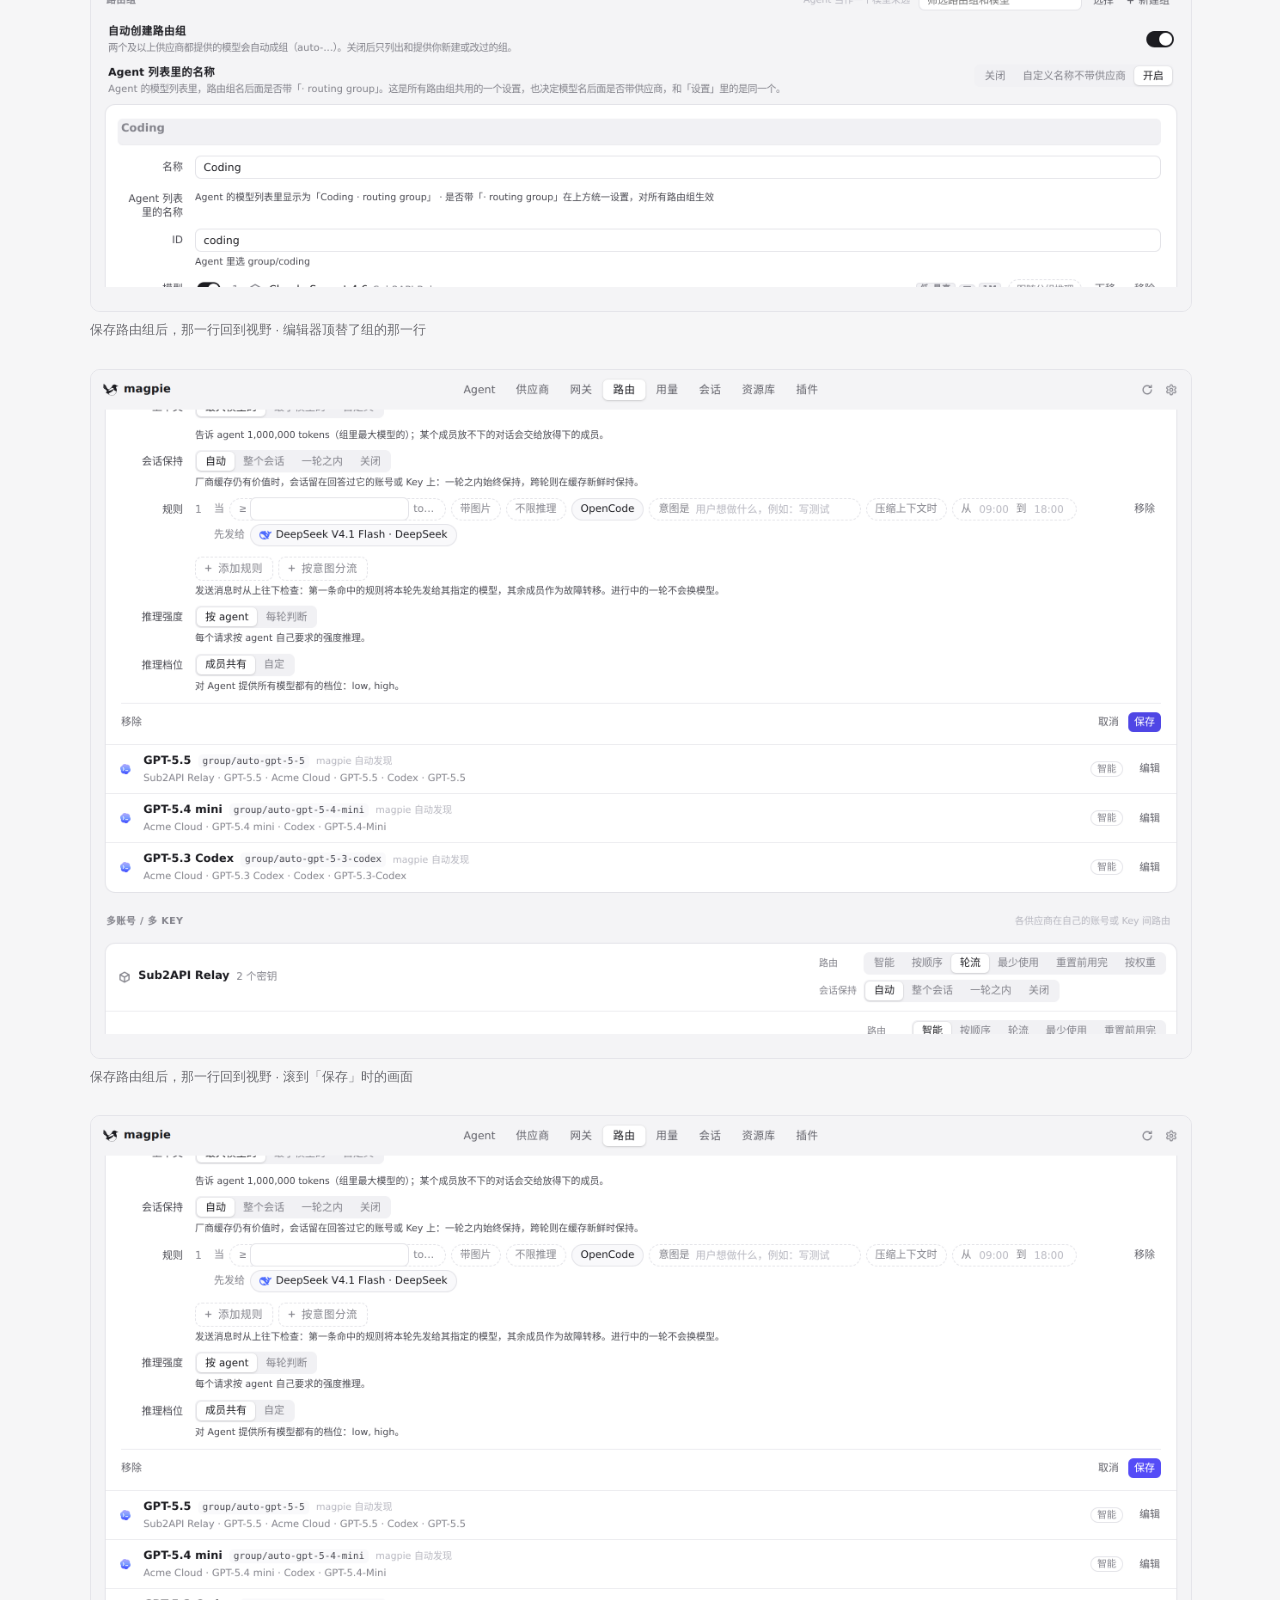
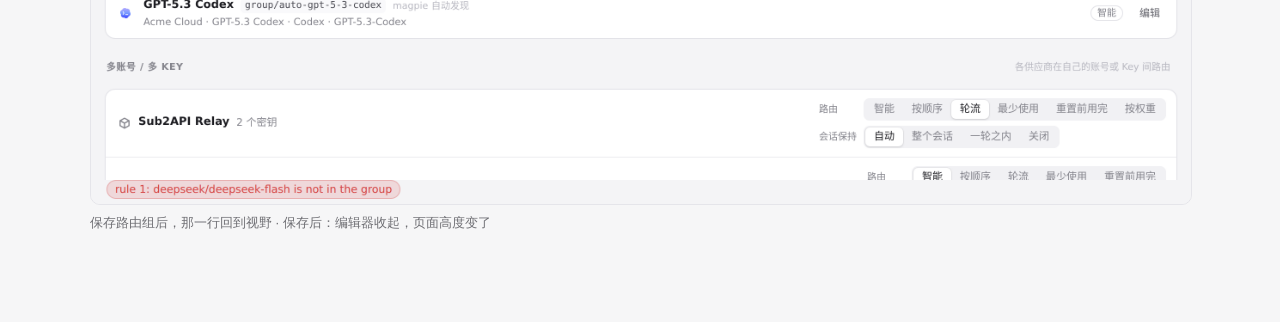
<file: pr-1093/83e88d5/index.html>
<!doctype html><html lang="zh"><meta charset="utf-8"><meta name="viewport" content="width=device-width,initial-scale=1">
<title>#1093 界面预览 · 83e88d5</title>
<style>:root{color-scheme:light dark;--bg:#f6f6f7;--fg:#1d1d1f;--muted:#6e6e73;--card:#fff;--line:#e5e5ea}
@media (prefers-color-scheme:dark){:root{--bg:#111113;--fg:#f2f2f4;--muted:#9a9aa0;--card:#1c1c1f;--line:#2c2c30}}
body{margin:0;background:var(--bg);color:var(--fg);font:15px/1.6 -apple-system,"Segoe UI","PingFang SC","Noto Sans CJK SC",sans-serif}
main{max-width:1100px;margin:0 auto;padding:28px 16px 60px}h1{font-size:20px;margin:0 0 4px}.m{color:var(--muted);font-size:13px;margin:0 0 20px}
video,img{display:block;width:100%;border-radius:10px;border:1px solid var(--line);background:var(--card)}figure{margin:0 0 28px}figcaption{color:var(--muted);font-size:13px;margin-top:8px}
a{color:inherit}</style>
<main><h1>#1093 界面预览</h1><p class="m">commit 83e88d5 · <a href="https://github.com/yetone/magpie/pull/1093">回到 PR</a> · 路由页保存组时不再同步等一次会联网的 Codex 账号额度读取（同步改用「已经读到的值」，改由后台循环刷新），并且保存后如果被保存的那一行不在视野里，就把它滚回视野（真的出界才滚，避免让出点击保持）。</p>
<figure><video src="preview.mp4" controls autoplay muted playsinline poster="poster.png"></video><figcaption>红线是鼠标走过的轨迹，红色圆环是一次点击；底部文字是这一步在做什么。空格暂停，← → 逐段查看。</figcaption></figure>
<figure><img src="01-group-row-before-edit.png" alt="编辑前，记下「Coding」组在这页的位置"><figcaption>保存路由组后，那一行回到视野 · 编辑前，记下「Coding」组在这页的位置</figcaption></figure>
<figure><img src="02-editor-in-place-of-row.png" alt="编辑器顶替了组的那一行"><figcaption>保存路由组后，那一行回到视野 · 编辑器顶替了组的那一行</figcaption></figure>
<figure><img src="03-scrolled-to-save.png" alt="滚到「保存」时的画面"><figcaption>保存路由组后，那一行回到视野 · 滚到「保存」时的画面</figcaption></figure>
<figure><img src="04-after-save.png" alt="保存后：编辑器收起，页面高度变了"><figcaption>保存路由组后，那一行回到视野 · 保存后：编辑器收起，页面高度变了</figcaption></figure>
</main></html>
</file>
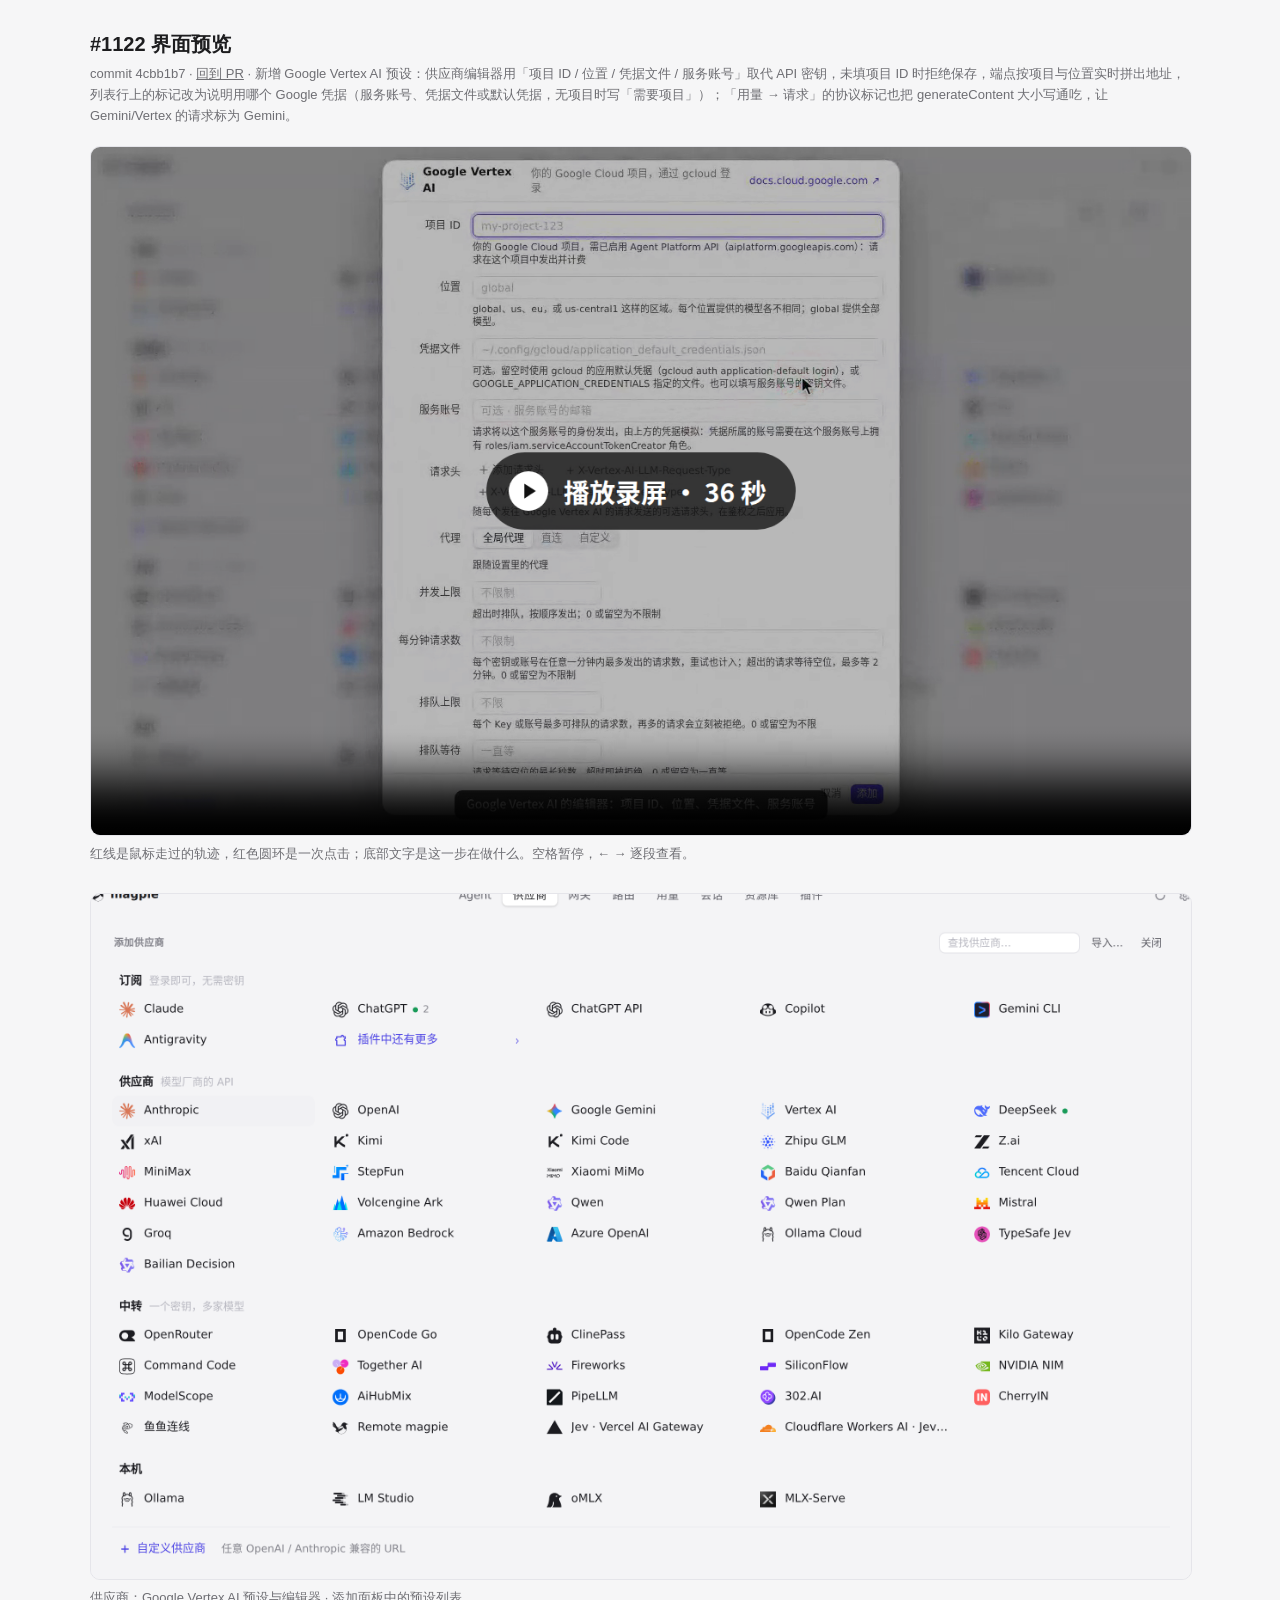
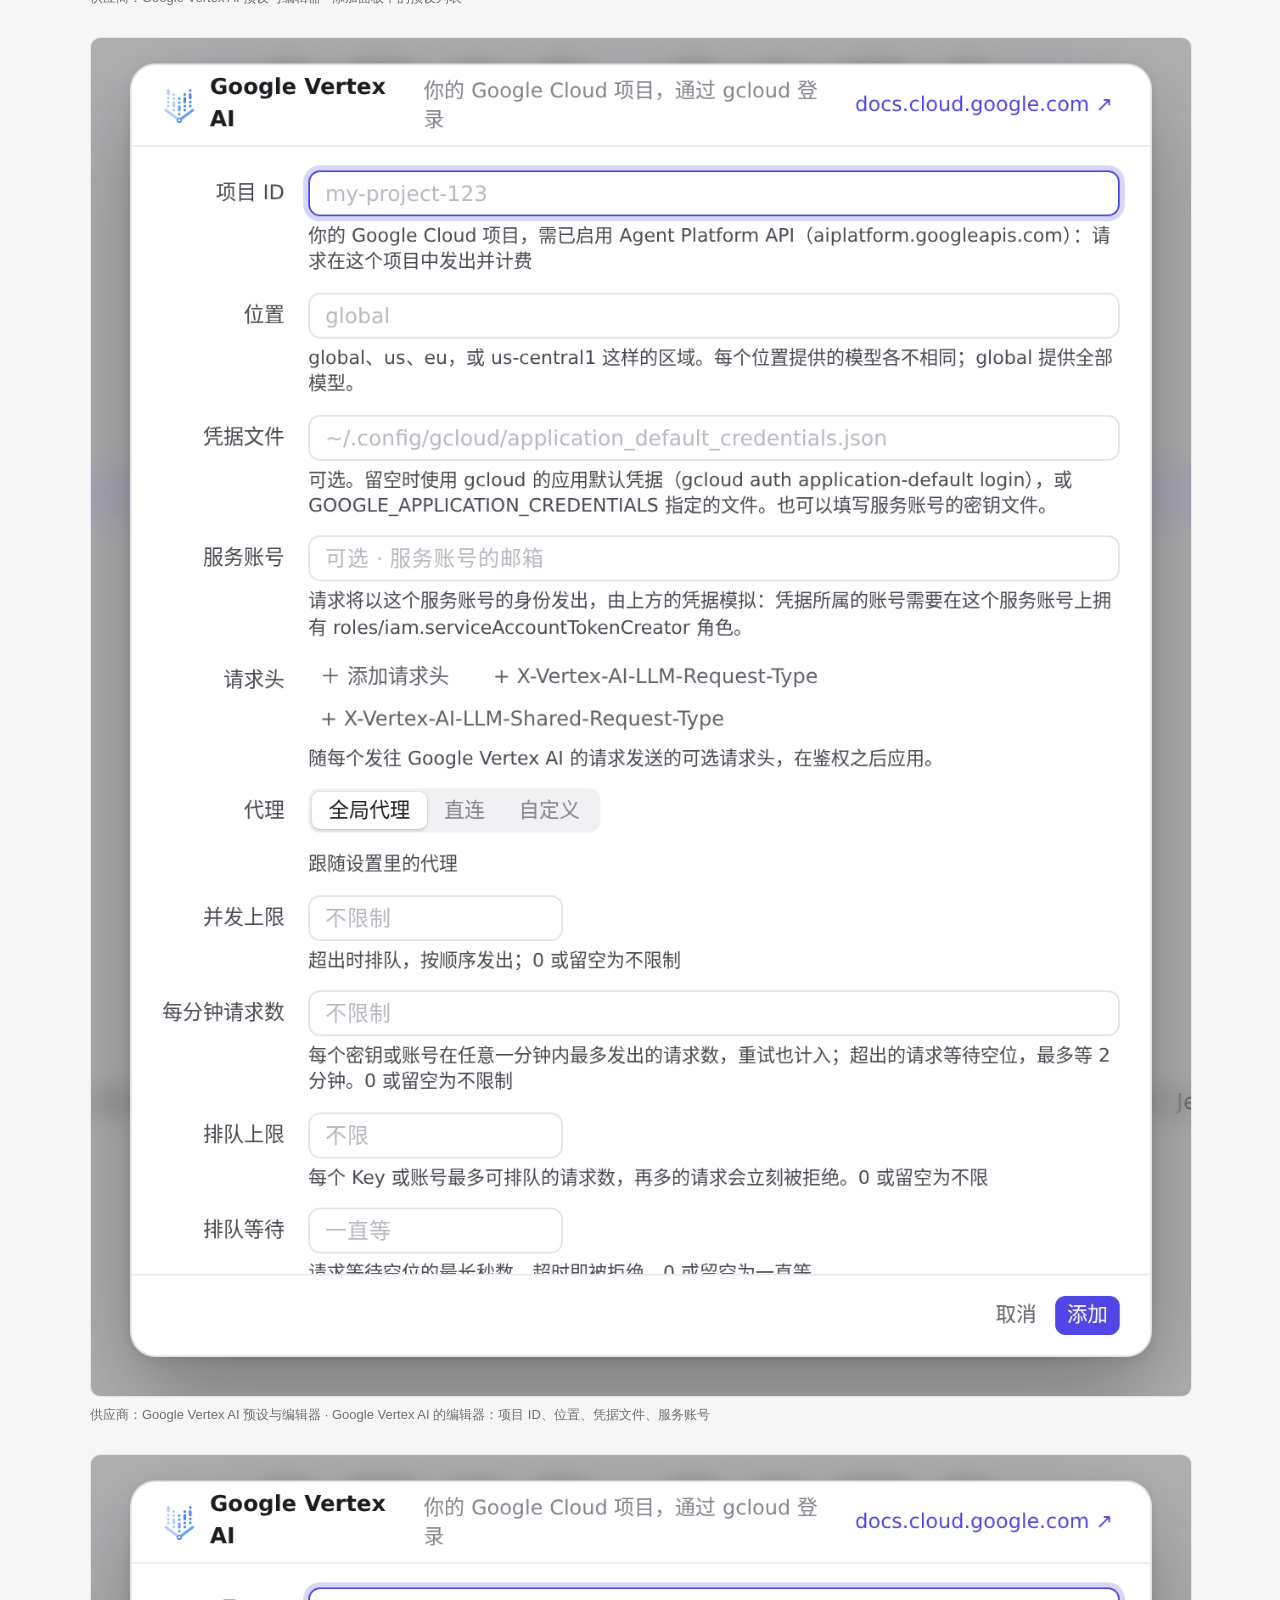
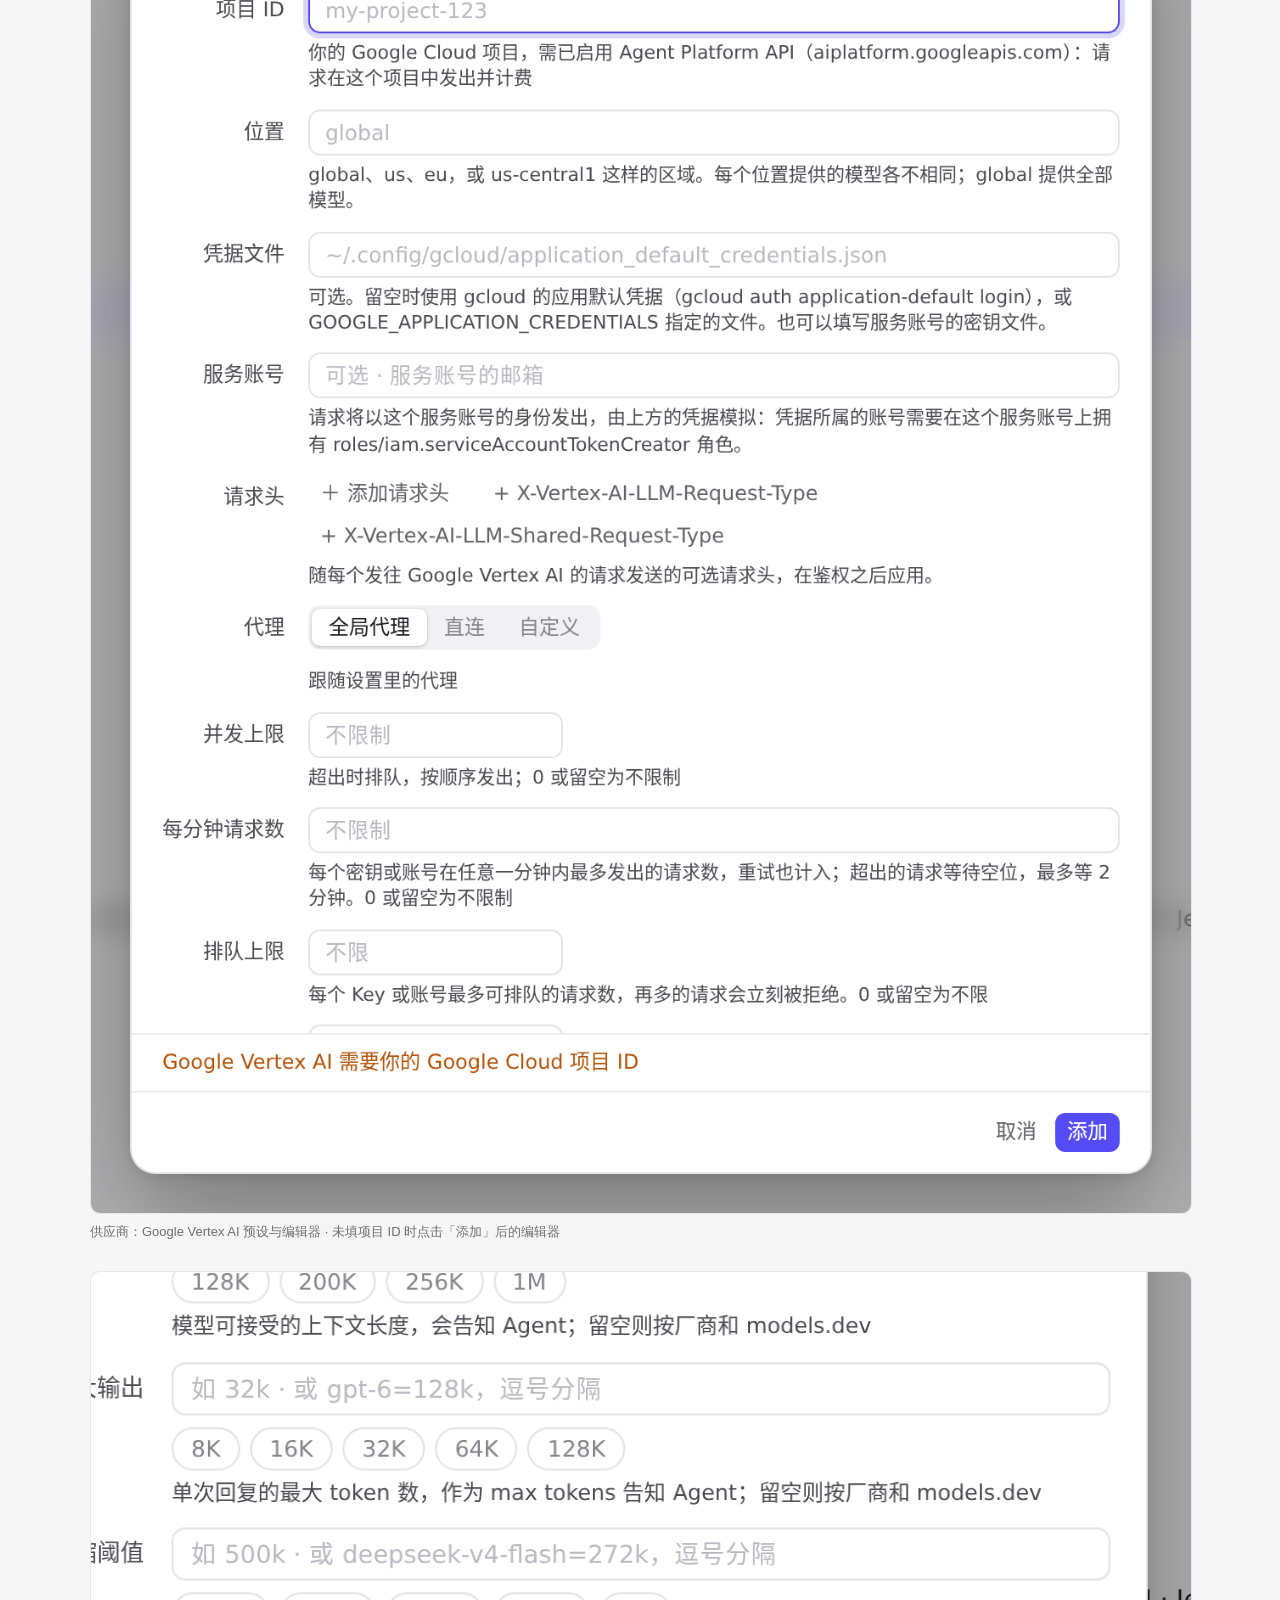
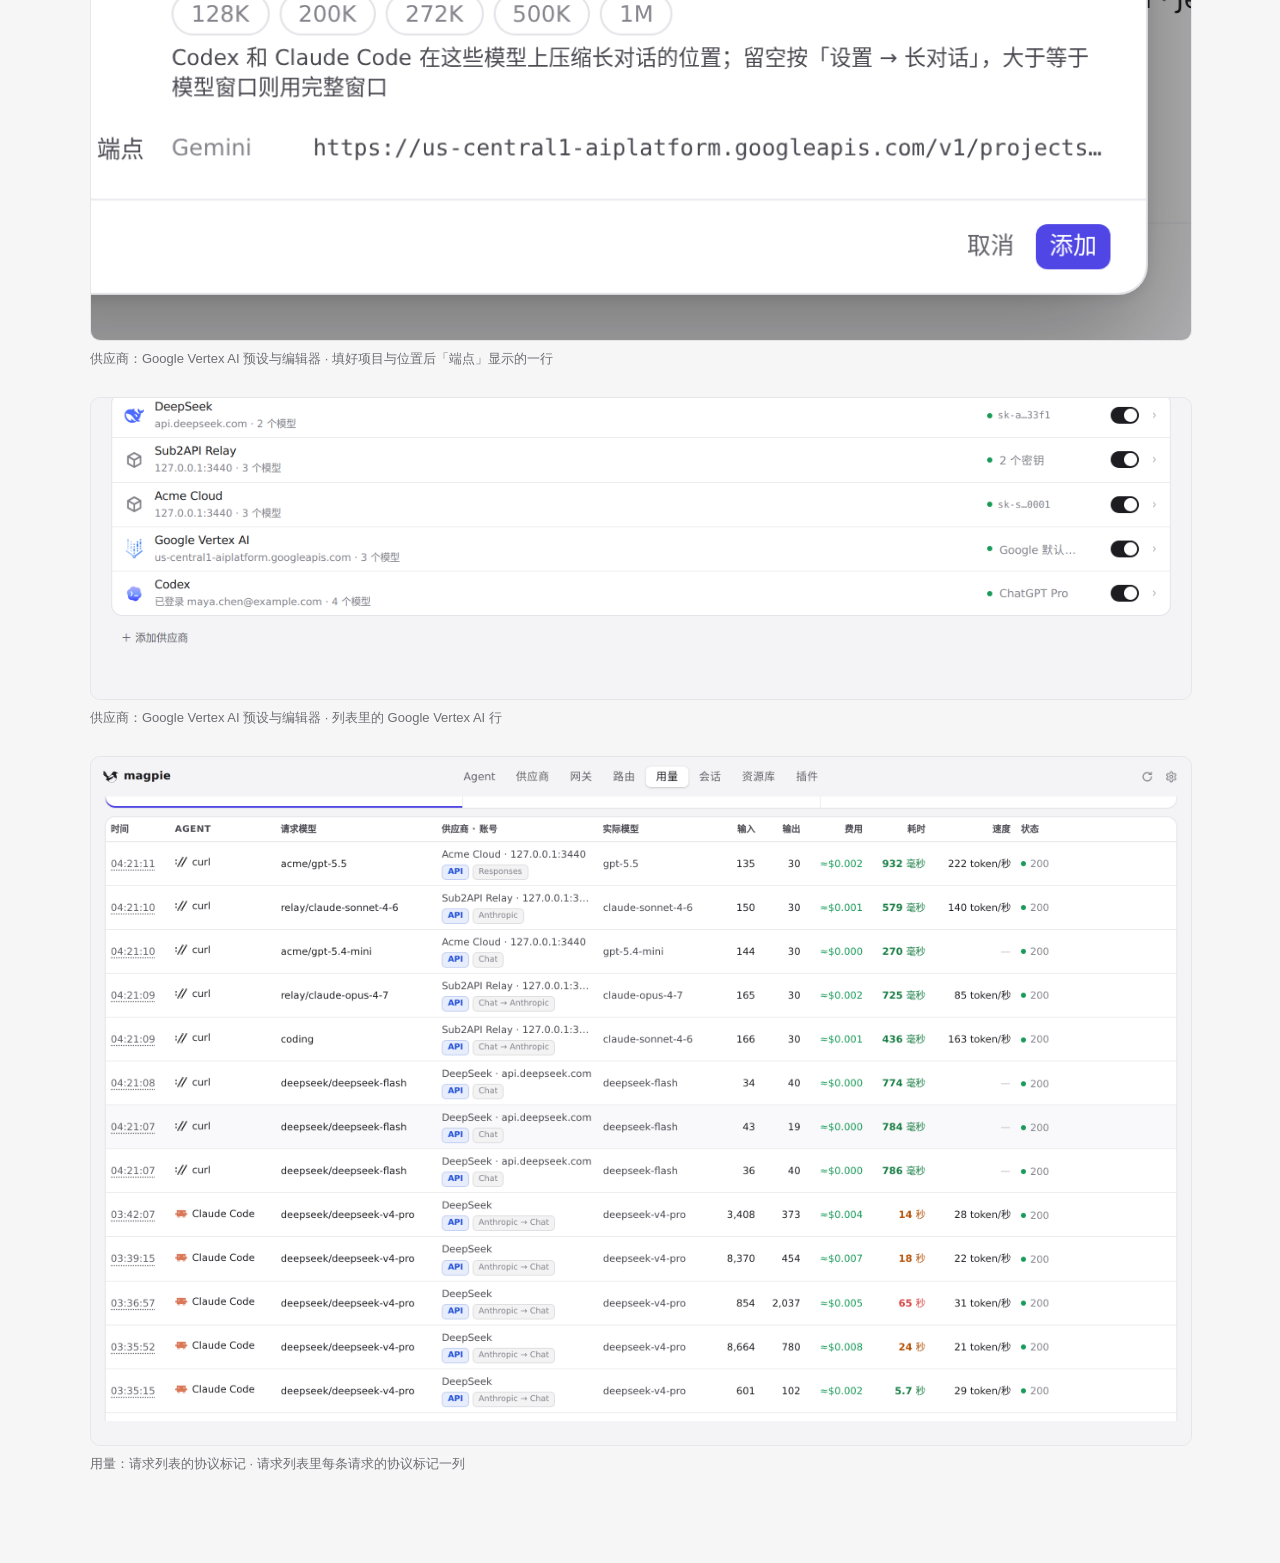
<file: pr-1122/4cbb1b7/index.html>
<!doctype html><html lang="zh"><meta charset="utf-8"><meta name="viewport" content="width=device-width,initial-scale=1">
<title>#1122 界面预览 · 4cbb1b7</title>
<style>:root{color-scheme:light dark;--bg:#f6f6f7;--fg:#1d1d1f;--muted:#6e6e73;--card:#fff;--line:#e5e5ea}
@media (prefers-color-scheme:dark){:root{--bg:#111113;--fg:#f2f2f4;--muted:#9a9aa0;--card:#1c1c1f;--line:#2c2c30}}
body{margin:0;background:var(--bg);color:var(--fg);font:15px/1.6 -apple-system,"Segoe UI","PingFang SC","Noto Sans CJK SC",sans-serif}
main{max-width:1100px;margin:0 auto;padding:28px 16px 60px}h1{font-size:20px;margin:0 0 4px}.m{color:var(--muted);font-size:13px;margin:0 0 20px}
video,img{display:block;width:100%;border-radius:10px;border:1px solid var(--line);background:var(--card)}figure{margin:0 0 28px}figcaption{color:var(--muted);font-size:13px;margin-top:8px}
a{color:inherit}</style>
<main><h1>#1122 界面预览</h1><p class="m">commit 4cbb1b7 · <a href="https://github.com/yetone/magpie/pull/1122">回到 PR</a> · 新增 Google Vertex AI 预设：供应商编辑器用「项目 ID / 位置 / 凭据文件 / 服务账号」取代 API 密钥，未填项目 ID 时拒绝保存，端点按项目与位置实时拼出地址，列表行上的标记改为说明用哪个 Google 凭据（服务账号、凭据文件或默认凭据，无项目时写「需要项目」）；「用量 → 请求」的协议标记也把 generateContent 大小写通吃，让 Gemini/Vertex 的请求标为 Gemini。</p>
<figure><video src="preview.mp4" controls autoplay muted playsinline poster="poster.png"></video><figcaption>红线是鼠标走过的轨迹，红色圆环是一次点击；底部文字是这一步在做什么。空格暂停，← → 逐段查看。</figcaption></figure>
<figure><img src="01-add-sheet-vertex-tile.png" alt="添加面板中的预设列表"><figcaption>供应商：Google Vertex AI 预设与编辑器 · 添加面板中的预设列表</figcaption></figure>
<figure><img src="02-vertex-editor-fields.png" alt="Google Vertex AI 的编辑器：项目 ID、位置、凭据文件、服务账号"><figcaption>供应商：Google Vertex AI 预设与编辑器 · Google Vertex AI 的编辑器：项目 ID、位置、凭据文件、服务账号</figcaption></figure>
<figure><img src="03-vertex-project-required.png" alt="未填项目 ID 时点击「添加」后的编辑器"><figcaption>供应商：Google Vertex AI 预设与编辑器 · 未填项目 ID 时点击「添加」后的编辑器</figcaption></figure>
<figure><img src="04-vertex-endpoint-editor.png" alt="填好项目与位置后「端点」显示的一行"><figcaption>供应商：Google Vertex AI 预设与编辑器 · 填好项目与位置后「端点」显示的一行</figcaption></figure>
<figure><img src="05-vertex-provider-row.png" alt="列表里的 Google Vertex AI 行"><figcaption>供应商：Google Vertex AI 预设与编辑器 · 列表里的 Google Vertex AI 行</figcaption></figure>
<figure><img src="06-usage-requests-proto.png" alt="请求列表里每条请求的协议标记一列"><figcaption>用量：请求列表的协议标记 · 请求列表里每条请求的协议标记一列</figcaption></figure>
</main></html>
</file>
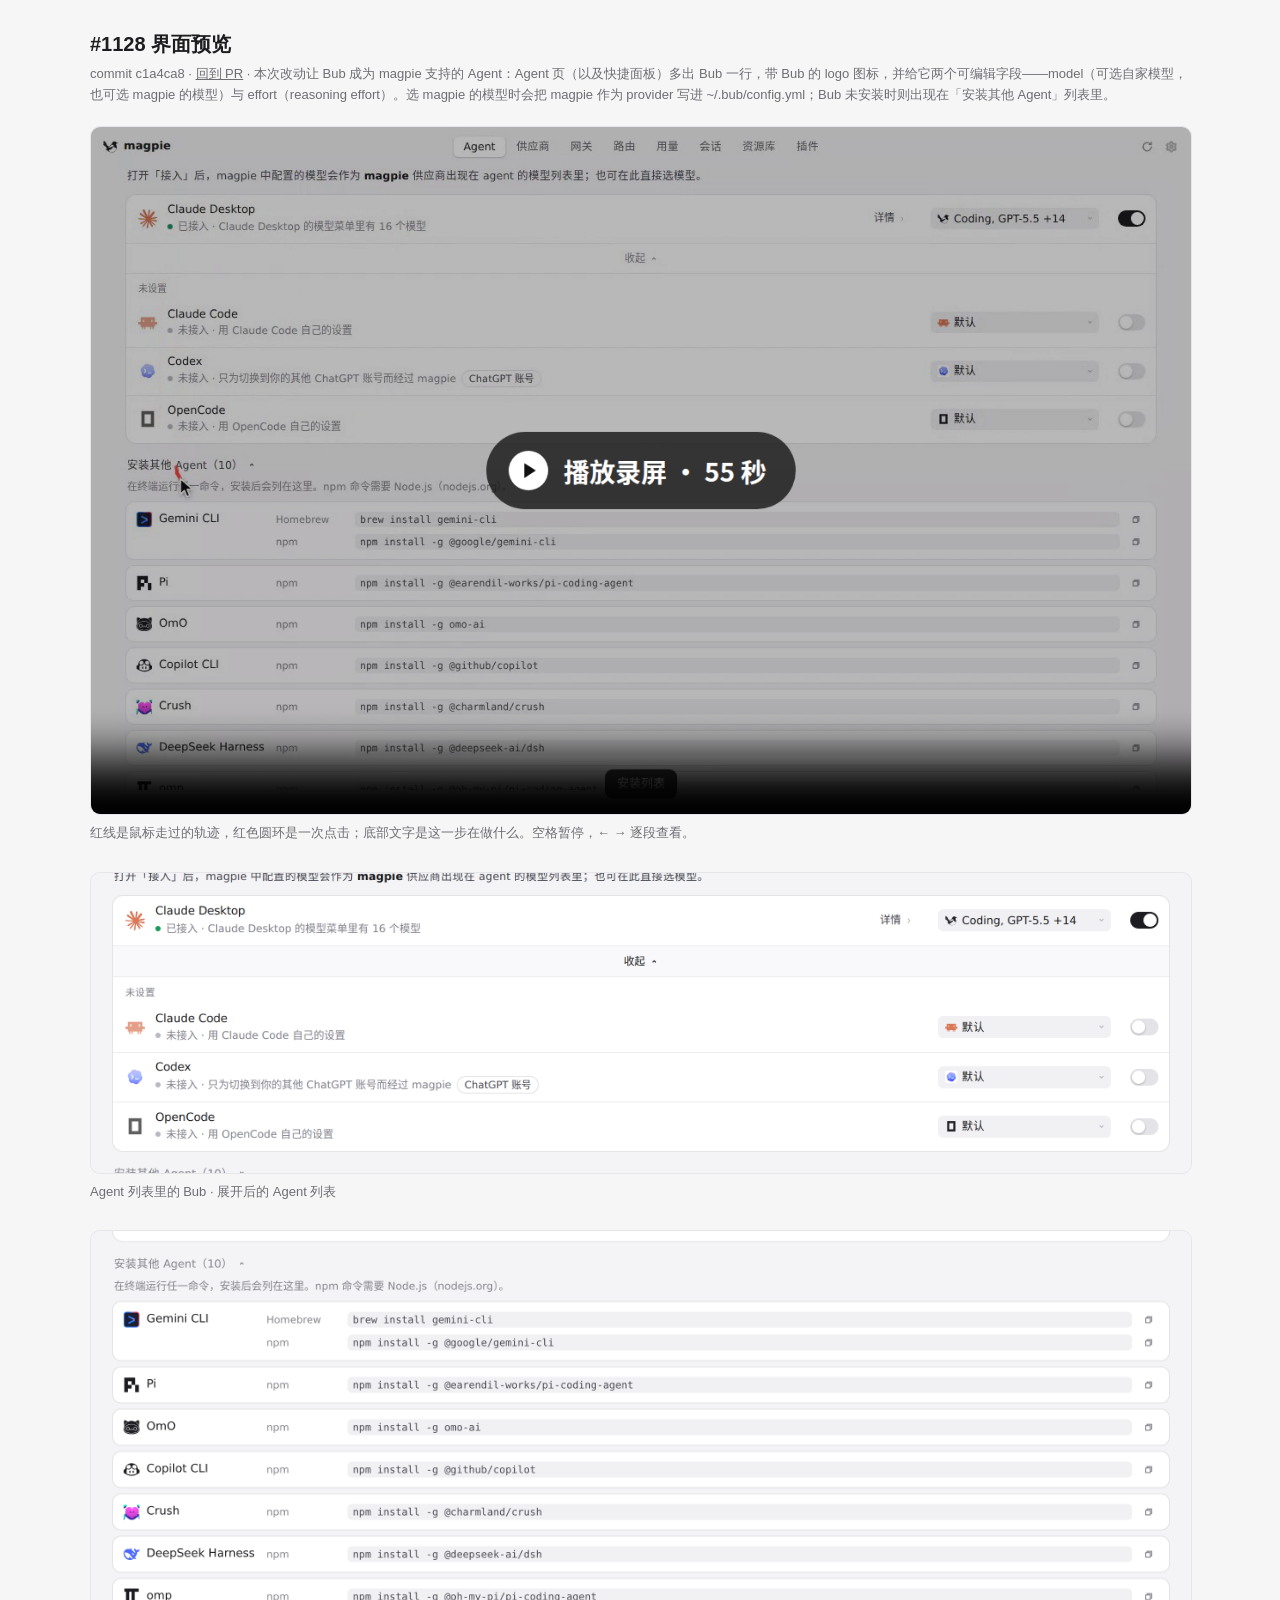
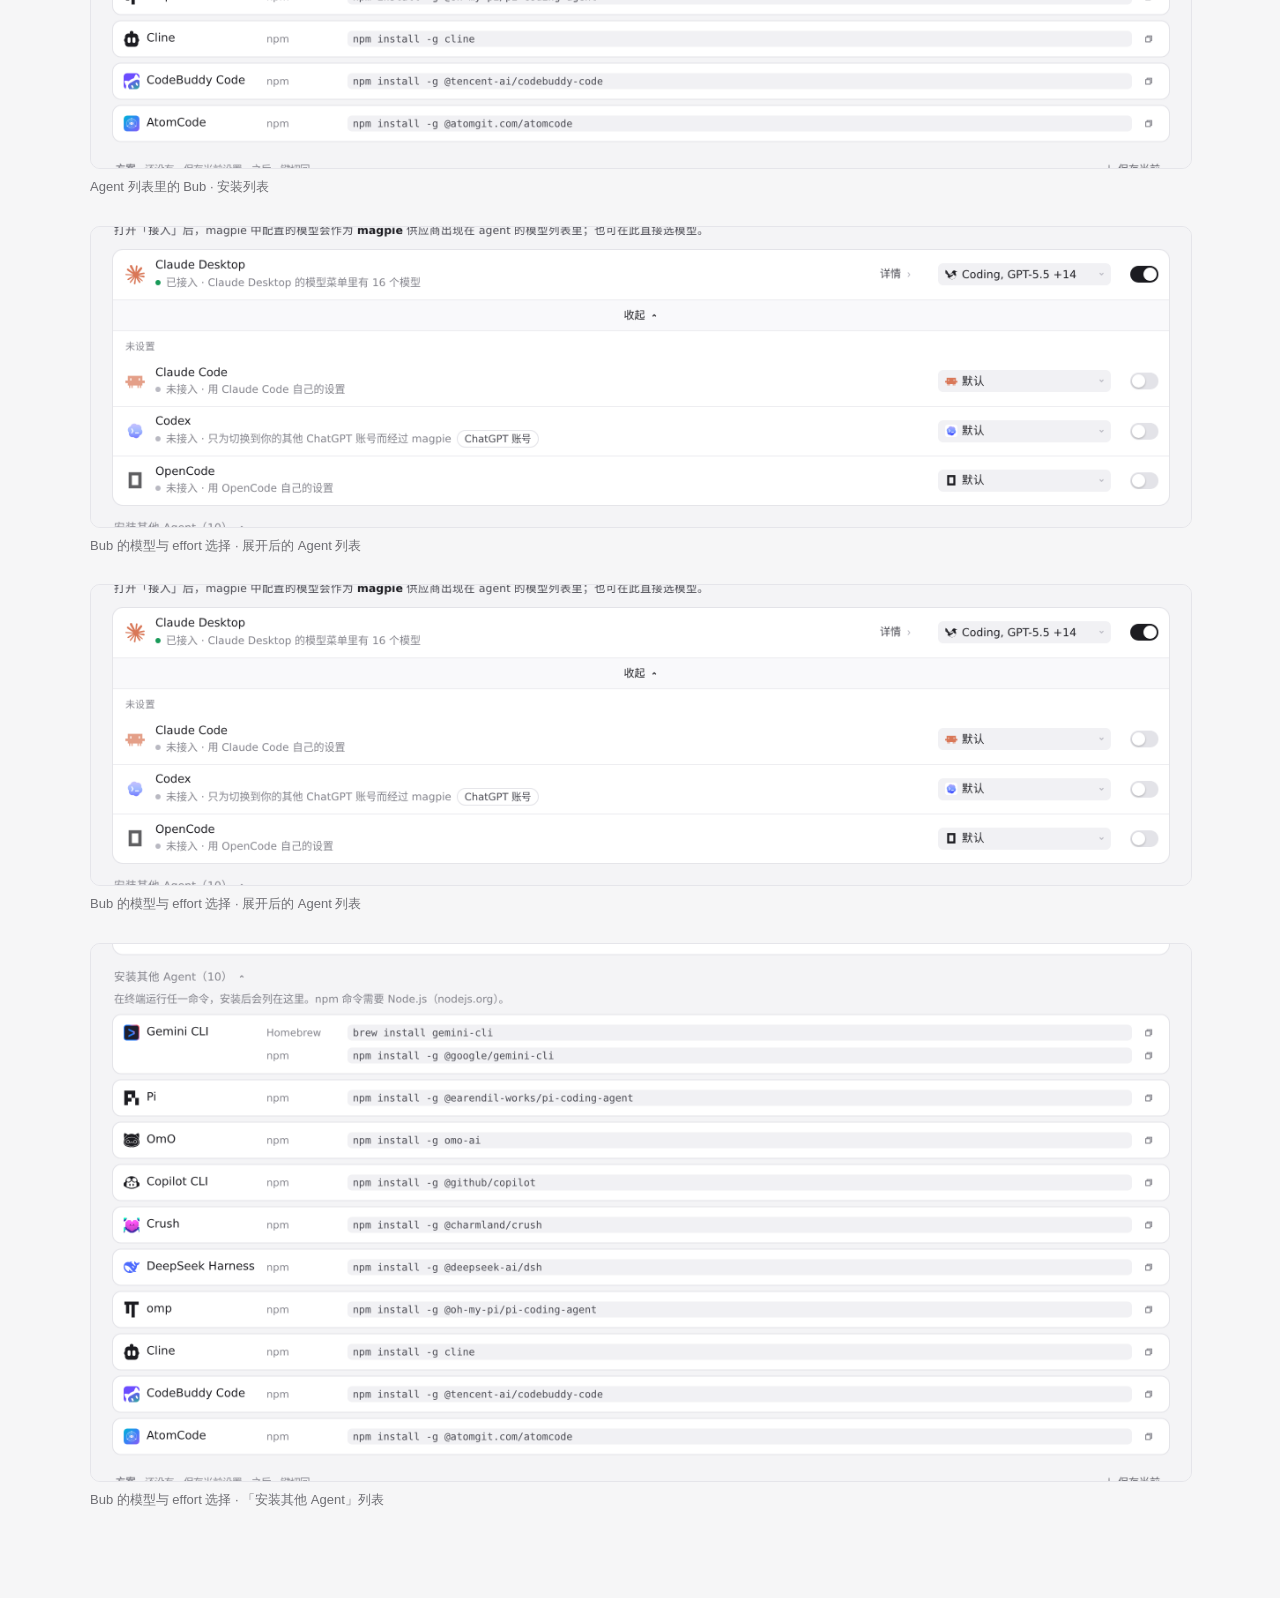
<file: pr-1128/c1a4ca8/index.html>
<!doctype html><html lang="zh"><meta charset="utf-8"><meta name="viewport" content="width=device-width,initial-scale=1">
<title>#1128 界面预览 · c1a4ca8</title>
<style>:root{color-scheme:light dark;--bg:#f6f6f7;--fg:#1d1d1f;--muted:#6e6e73;--card:#fff;--line:#e5e5ea}
@media (prefers-color-scheme:dark){:root{--bg:#111113;--fg:#f2f2f4;--muted:#9a9aa0;--card:#1c1c1f;--line:#2c2c30}}
body{margin:0;background:var(--bg);color:var(--fg);font:15px/1.6 -apple-system,"Segoe UI","PingFang SC","Noto Sans CJK SC",sans-serif}
main{max-width:1100px;margin:0 auto;padding:28px 16px 60px}h1{font-size:20px;margin:0 0 4px}.m{color:var(--muted);font-size:13px;margin:0 0 20px}
video,img{display:block;width:100%;border-radius:10px;border:1px solid var(--line);background:var(--card)}figure{margin:0 0 28px}figcaption{color:var(--muted);font-size:13px;margin-top:8px}
a{color:inherit}</style>
<main><h1>#1128 界面预览</h1><p class="m">commit c1a4ca8 · <a href="https://github.com/yetone/magpie/pull/1128">回到 PR</a> · 本次改动让 Bub 成为 magpie 支持的 Agent：Agent 页（以及快捷面板）多出 Bub 一行，带 Bub 的 logo 图标，并给它两个可编辑字段——model（可选自家模型，也可选 magpie 的模型）与 effort（reasoning effort）。选 magpie 的模型时会把 magpie 作为 provider 写进 ~/.bub/config.yml；Bub 未安装时则出现在「安装其他 Agent」列表里。</p>
<figure><video src="preview.mp4" controls autoplay muted playsinline poster="poster.png"></video><figcaption>红线是鼠标走过的轨迹，红色圆环是一次点击；底部文字是这一步在做什么。空格暂停，← → 逐段查看。</figcaption></figure>
<figure><img src="01-agents-list-expanded.png" alt="展开后的 Agent 列表"><figcaption>Agent 列表里的 Bub · 展开后的 Agent 列表</figcaption></figure>
<figure><img src="02-agents-install-list.png" alt="安装列表"><figcaption>Agent 列表里的 Bub · 安装列表</figcaption></figure>
<figure><img src="03-agents-list-expanded.png" alt="展开后的 Agent 列表"><figcaption>Bub 的模型与 effort 选择 · 展开后的 Agent 列表</figcaption></figure>
<figure><img src="04-agents-expanded-list.png" alt="展开后的 Agent 列表"><figcaption>Bub 的模型与 effort 选择 · 展开后的 Agent 列表</figcaption></figure>
<figure><img src="05-agents-install-list.png" alt="「安装其他 Agent」列表"><figcaption>Bub 的模型与 effort 选择 · 「安装其他 Agent」列表</figcaption></figure>
</main></html>
</file>
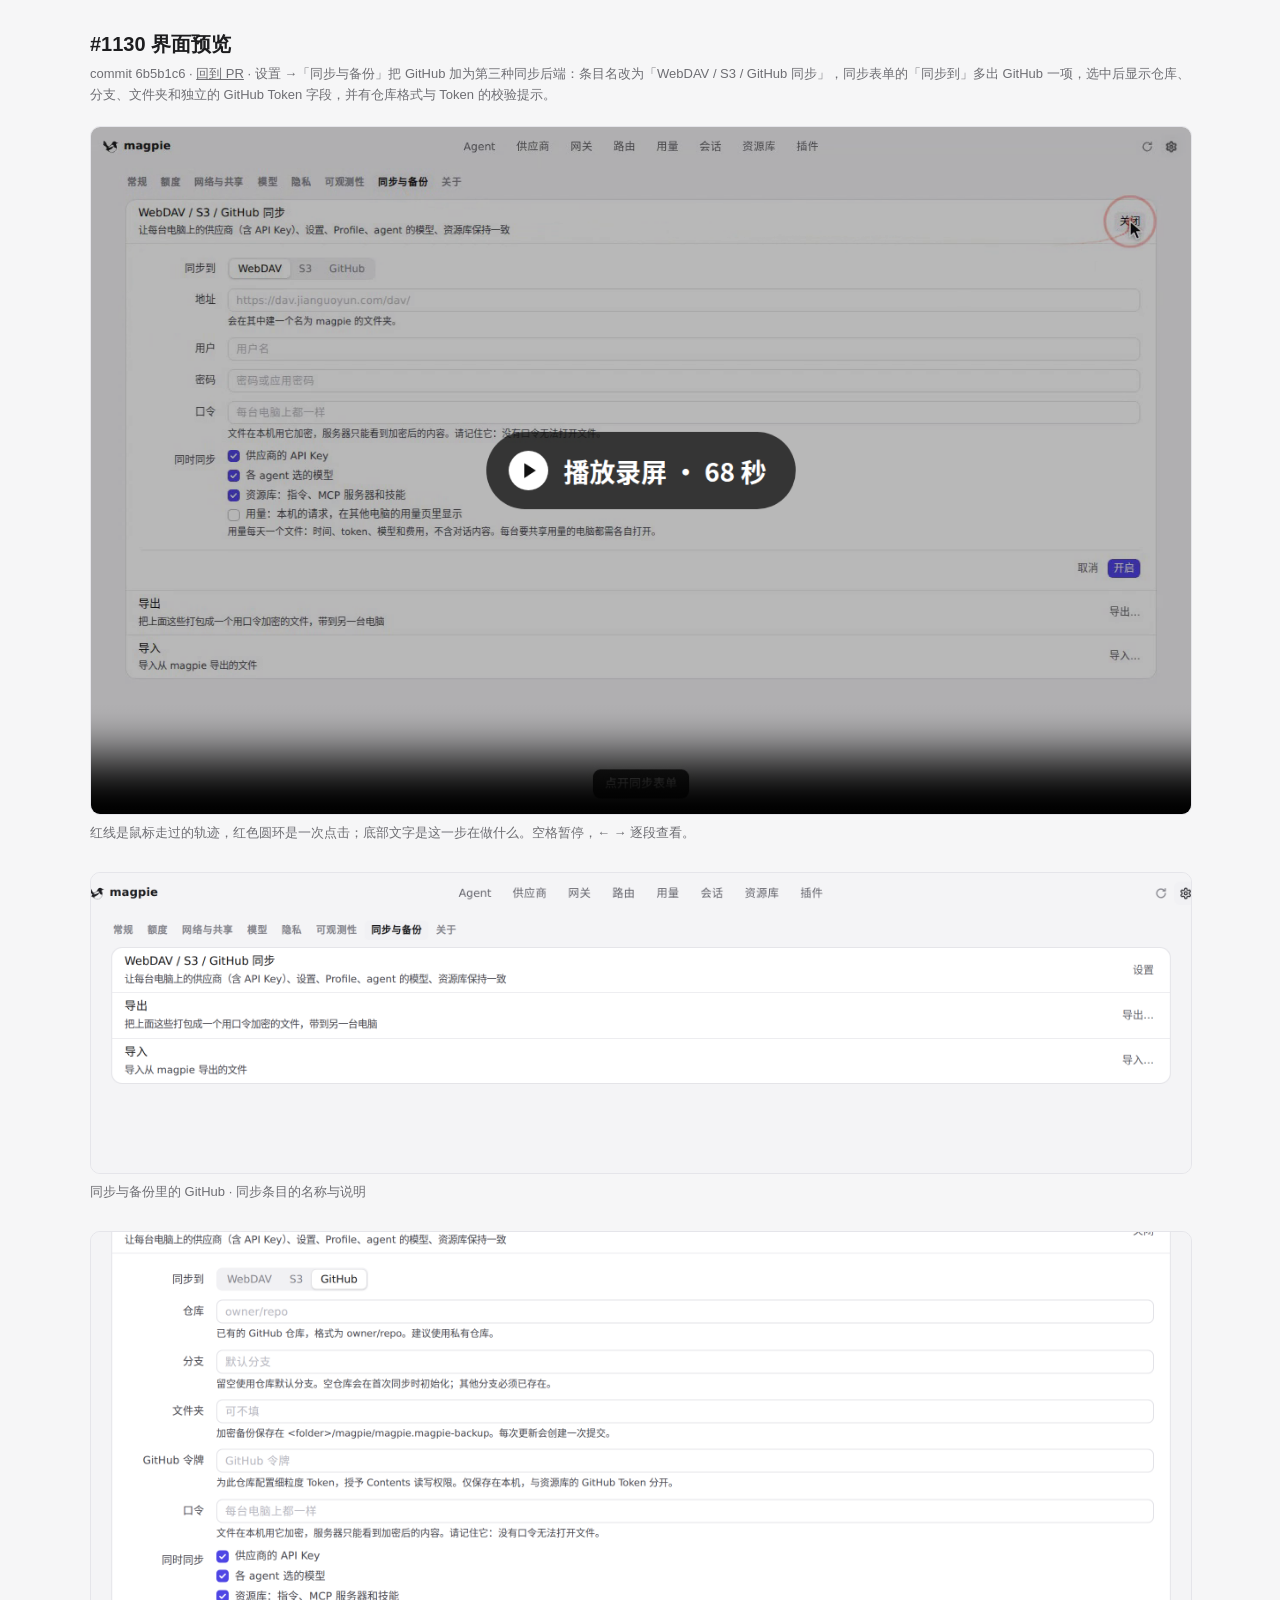
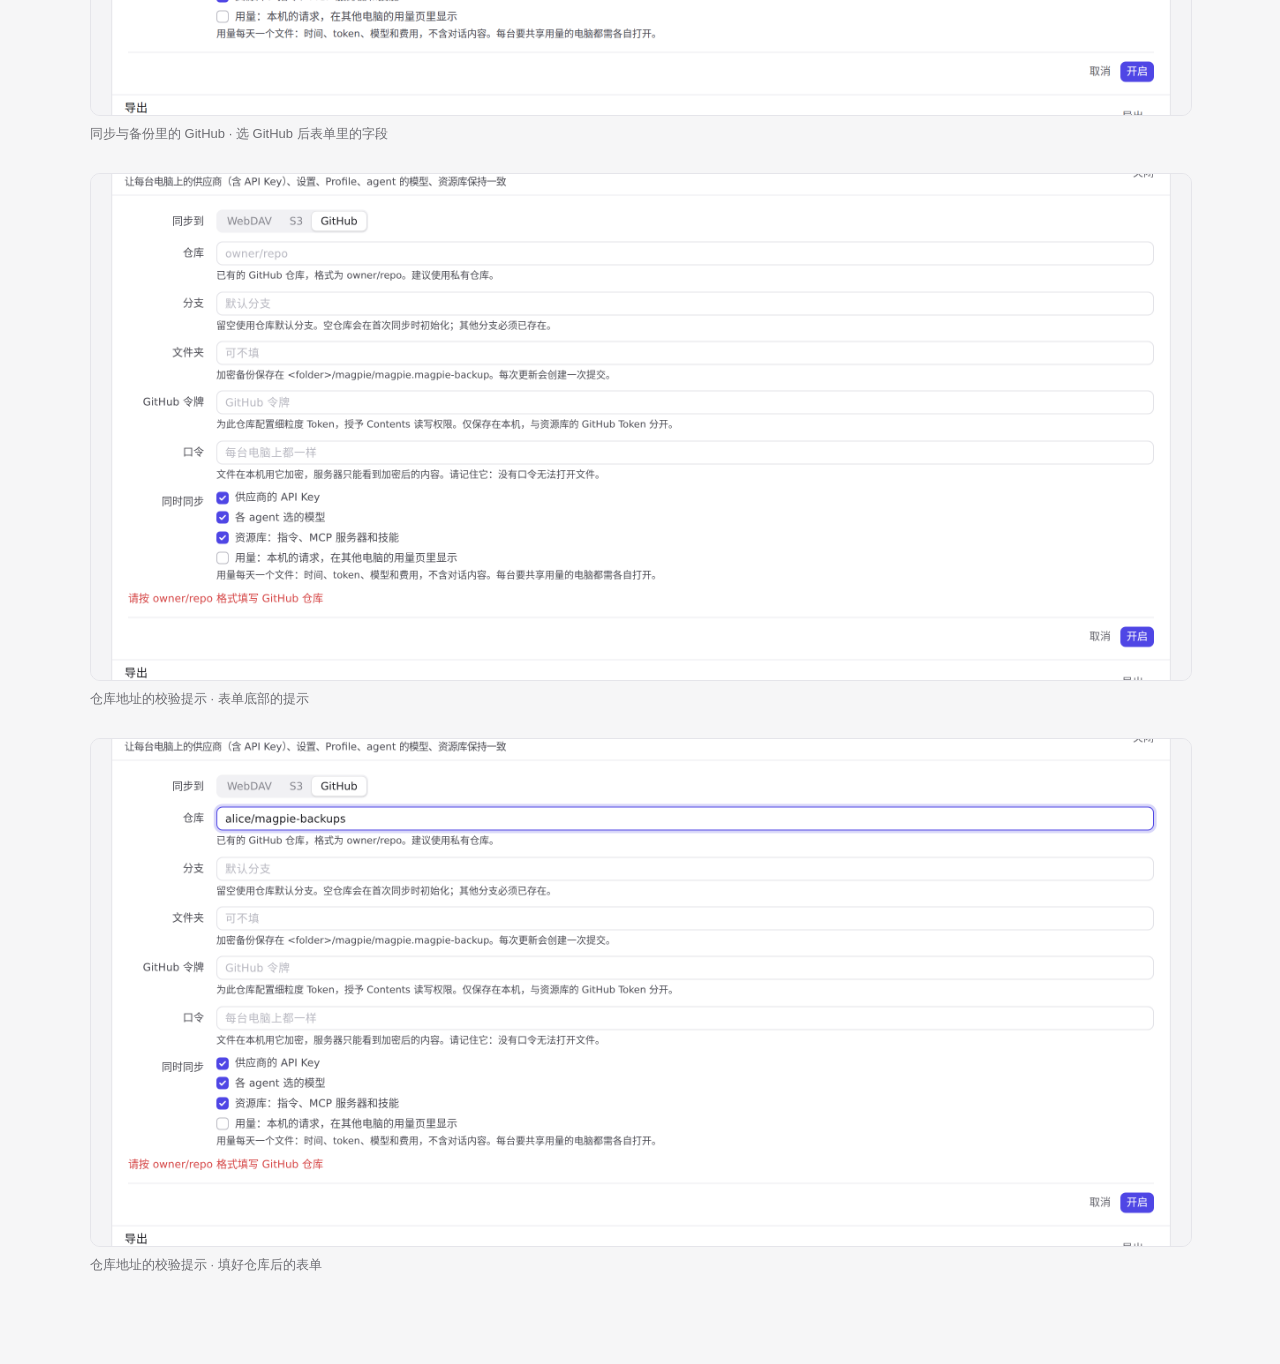
<file: pr-1130/6b5b1c6/index.html>
<!doctype html><html lang="zh"><meta charset="utf-8"><meta name="viewport" content="width=device-width,initial-scale=1">
<title>#1130 界面预览 · 6b5b1c6</title>
<style>:root{color-scheme:light dark;--bg:#f6f6f7;--fg:#1d1d1f;--muted:#6e6e73;--card:#fff;--line:#e5e5ea}
@media (prefers-color-scheme:dark){:root{--bg:#111113;--fg:#f2f2f4;--muted:#9a9aa0;--card:#1c1c1f;--line:#2c2c30}}
body{margin:0;background:var(--bg);color:var(--fg);font:15px/1.6 -apple-system,"Segoe UI","PingFang SC","Noto Sans CJK SC",sans-serif}
main{max-width:1100px;margin:0 auto;padding:28px 16px 60px}h1{font-size:20px;margin:0 0 4px}.m{color:var(--muted);font-size:13px;margin:0 0 20px}
video,img{display:block;width:100%;border-radius:10px;border:1px solid var(--line);background:var(--card)}figure{margin:0 0 28px}figcaption{color:var(--muted);font-size:13px;margin-top:8px}
a{color:inherit}</style>
<main><h1>#1130 界面预览</h1><p class="m">commit 6b5b1c6 · <a href="https://github.com/yetone/magpie/pull/1130">回到 PR</a> · 设置 →「同步与备份」把 GitHub 加为第三种同步后端：条目名改为「WebDAV / S3 / GitHub 同步」，同步表单的「同步到」多出 GitHub 一项，选中后显示仓库、分支、文件夹和独立的 GitHub Token 字段，并有仓库格式与 Token 的校验提示。</p>
<figure><video src="preview.mp4" controls autoplay muted playsinline poster="poster.png"></video><figcaption>红线是鼠标走过的轨迹，红色圆环是一次点击；底部文字是这一步在做什么。空格暂停，← → 逐段查看。</figcaption></figure>
<figure><img src="01-sync-row-name.png" alt="同步条目的名称与说明"><figcaption>同步与备份里的 GitHub · 同步条目的名称与说明</figcaption></figure>
<figure><img src="02-github-sync-fields.png" alt="选 GitHub 后表单里的字段"><figcaption>同步与备份里的 GitHub · 选 GitHub 后表单里的字段</figcaption></figure>
<figure><img src="03-github-repo-error.png" alt="表单底部的提示"><figcaption>仓库地址的校验提示 · 表单底部的提示</figcaption></figure>
<figure><img src="04-github-repo-filled.png" alt="填好仓库后的表单"><figcaption>仓库地址的校验提示 · 填好仓库后的表单</figcaption></figure>
</main></html>
</file>
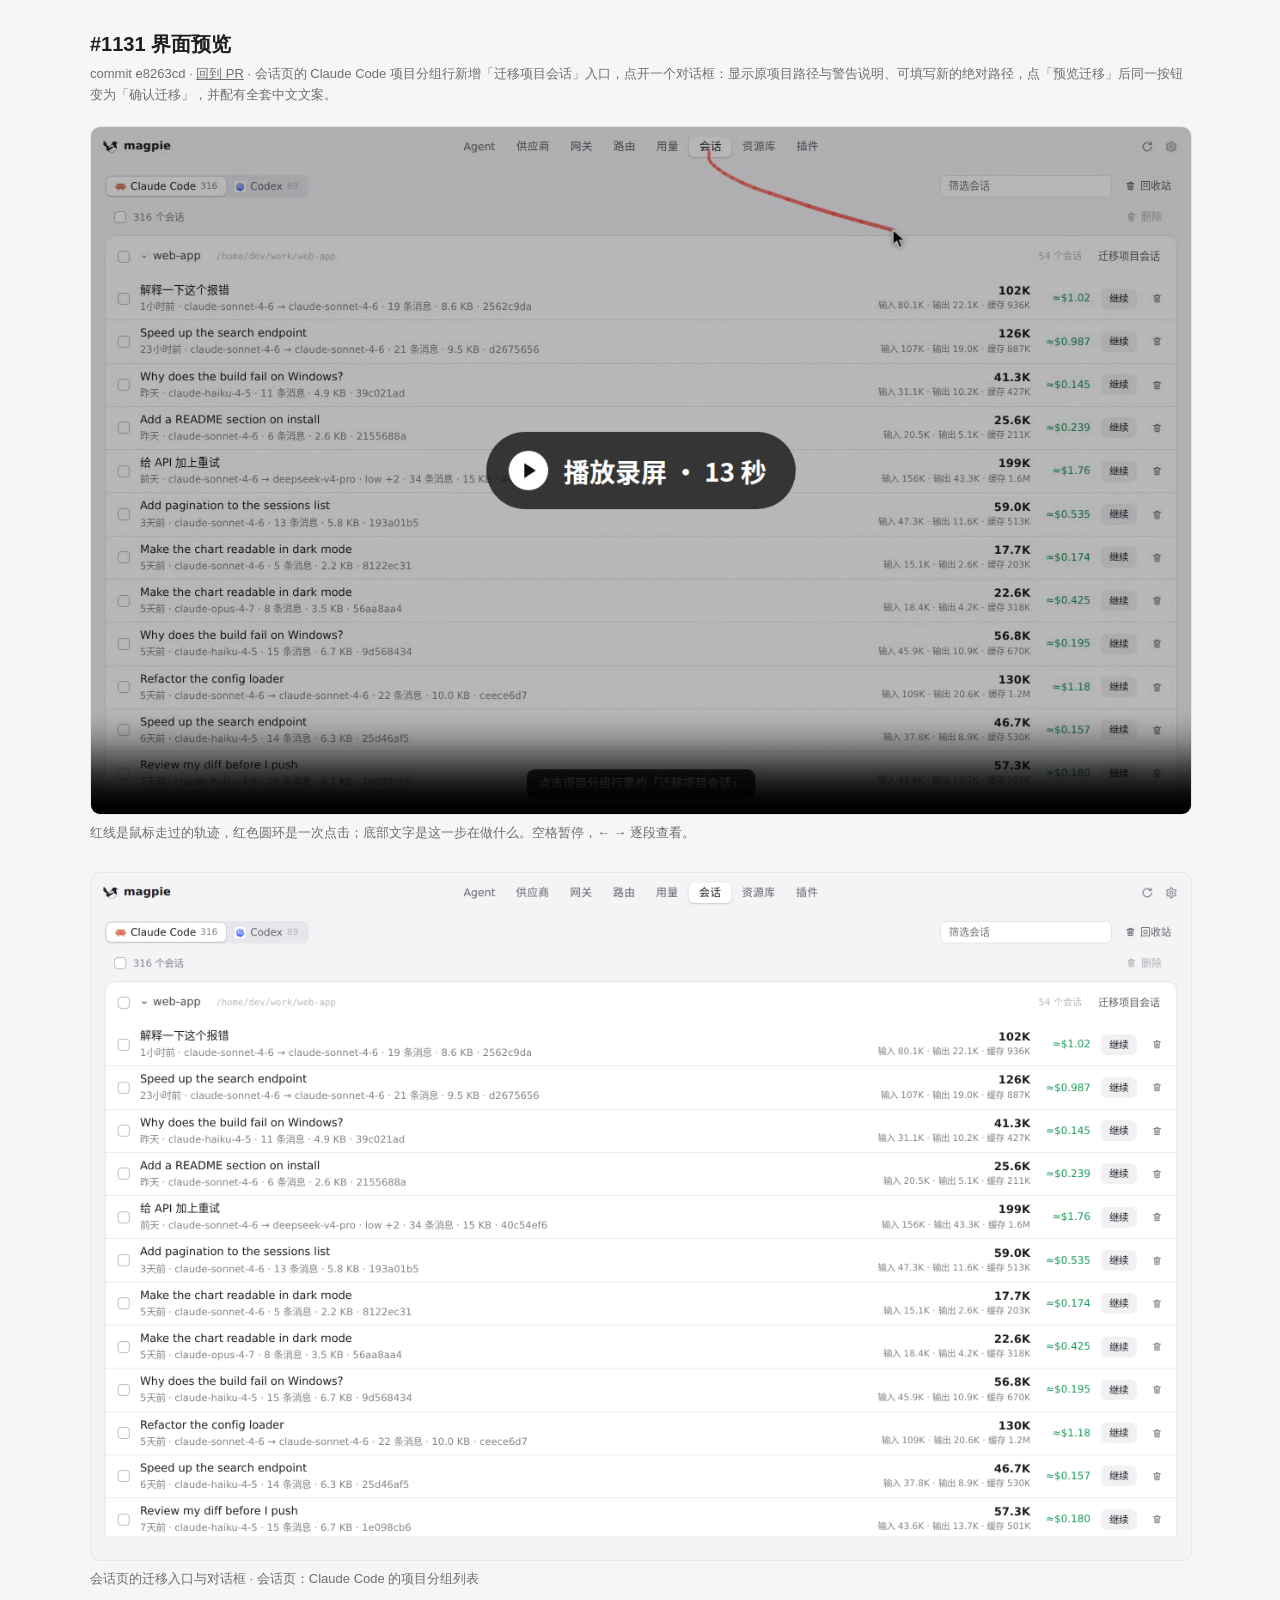
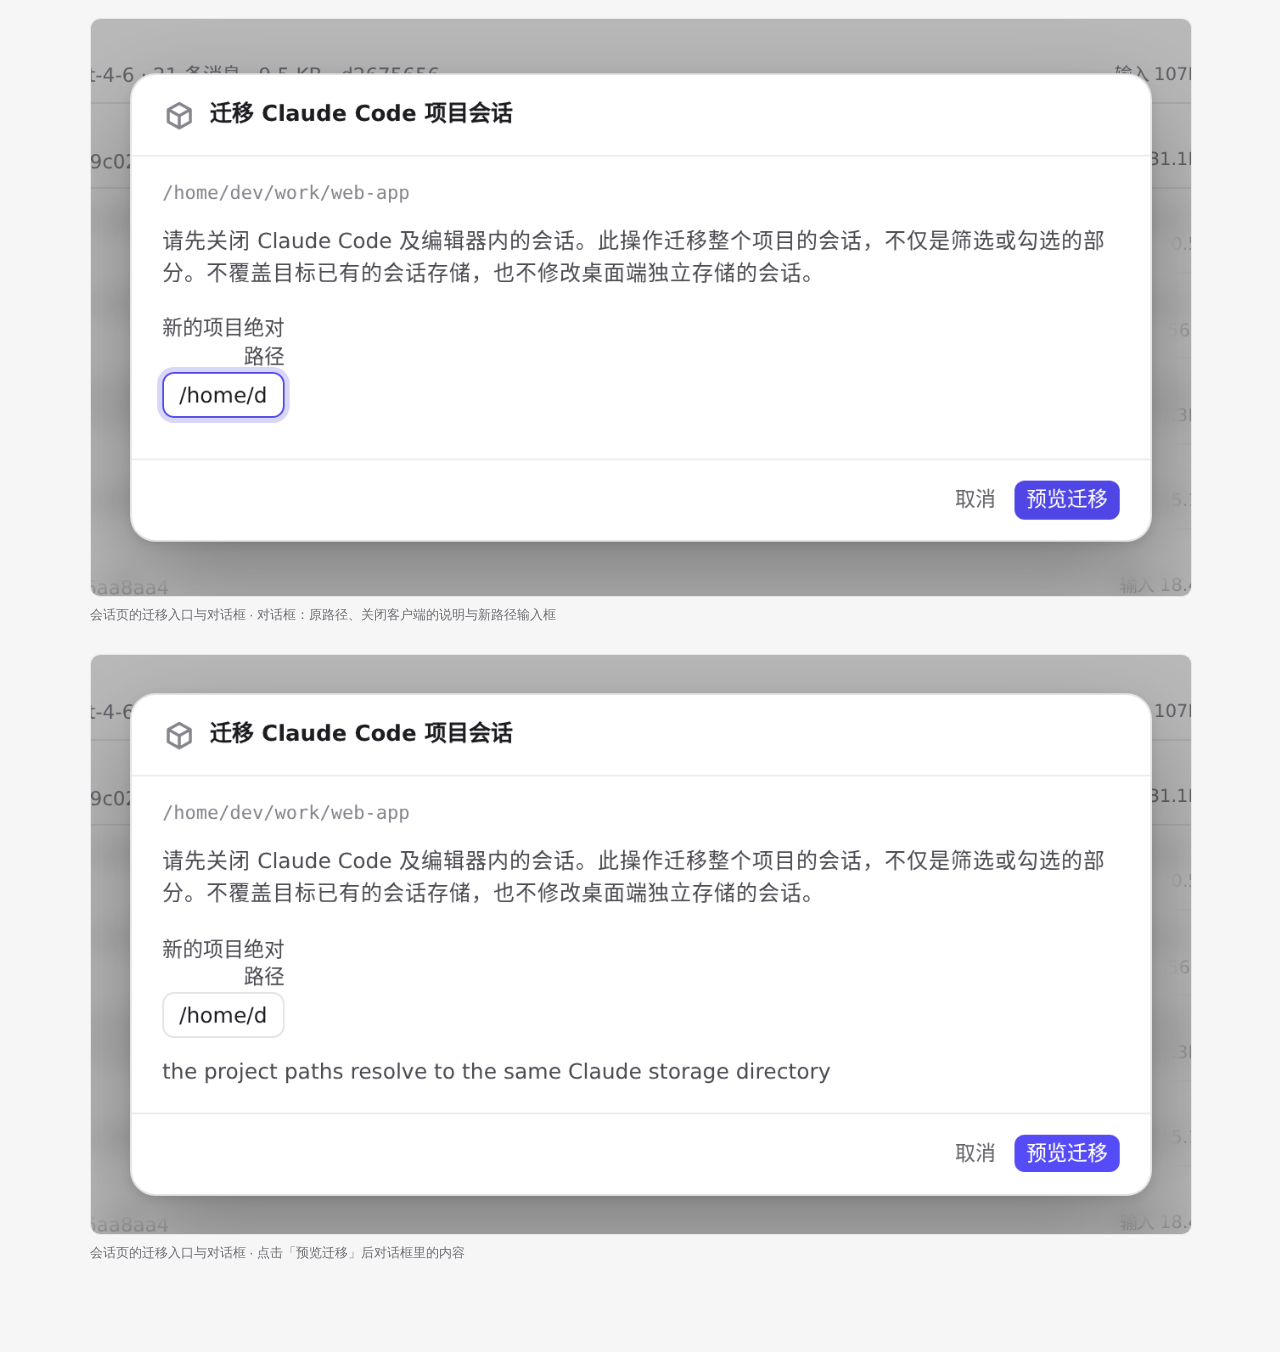
<file: pr-1131/e8263cd/index.html>
<!doctype html><html lang="zh"><meta charset="utf-8"><meta name="viewport" content="width=device-width,initial-scale=1">
<title>#1131 界面预览 · e8263cd</title>
<style>:root{color-scheme:light dark;--bg:#f6f6f7;--fg:#1d1d1f;--muted:#6e6e73;--card:#fff;--line:#e5e5ea}
@media (prefers-color-scheme:dark){:root{--bg:#111113;--fg:#f2f2f4;--muted:#9a9aa0;--card:#1c1c1f;--line:#2c2c30}}
body{margin:0;background:var(--bg);color:var(--fg);font:15px/1.6 -apple-system,"Segoe UI","PingFang SC","Noto Sans CJK SC",sans-serif}
main{max-width:1100px;margin:0 auto;padding:28px 16px 60px}h1{font-size:20px;margin:0 0 4px}.m{color:var(--muted);font-size:13px;margin:0 0 20px}
video,img{display:block;width:100%;border-radius:10px;border:1px solid var(--line);background:var(--card)}figure{margin:0 0 28px}figcaption{color:var(--muted);font-size:13px;margin-top:8px}
a{color:inherit}</style>
<main><h1>#1131 界面预览</h1><p class="m">commit e8263cd · <a href="https://github.com/yetone/magpie/pull/1131">回到 PR</a> · 会话页的 Claude Code 项目分组行新增「迁移项目会话」入口，点开一个对话框：显示原项目路径与警告说明、可填写新的绝对路径，点「预览迁移」后同一按钮变为「确认迁移」，并配有全套中文文案。</p>
<figure><video src="preview.mp4" controls autoplay muted playsinline poster="poster.png"></video><figcaption>红线是鼠标走过的轨迹，红色圆环是一次点击；底部文字是这一步在做什么。空格暂停，← → 逐段查看。</figcaption></figure>
<figure><img src="01-sessions-claude-projects.png" alt="会话页：Claude Code 的项目分组列表"><figcaption>会话页的迁移入口与对话框 · 会话页：Claude Code 的项目分组列表</figcaption></figure>
<figure><img src="02-relocate-dialog.png" alt="对话框：原路径、关闭客户端的说明与新路径输入框"><figcaption>会话页的迁移入口与对话框 · 对话框：原路径、关闭客户端的说明与新路径输入框</figcaption></figure>
<figure><img src="03-relocate-after-preview.png" alt="点击「预览迁移」后对话框里的内容"><figcaption>会话页的迁移入口与对话框 · 点击「预览迁移」后对话框里的内容</figcaption></figure>
</main></html>
</file>
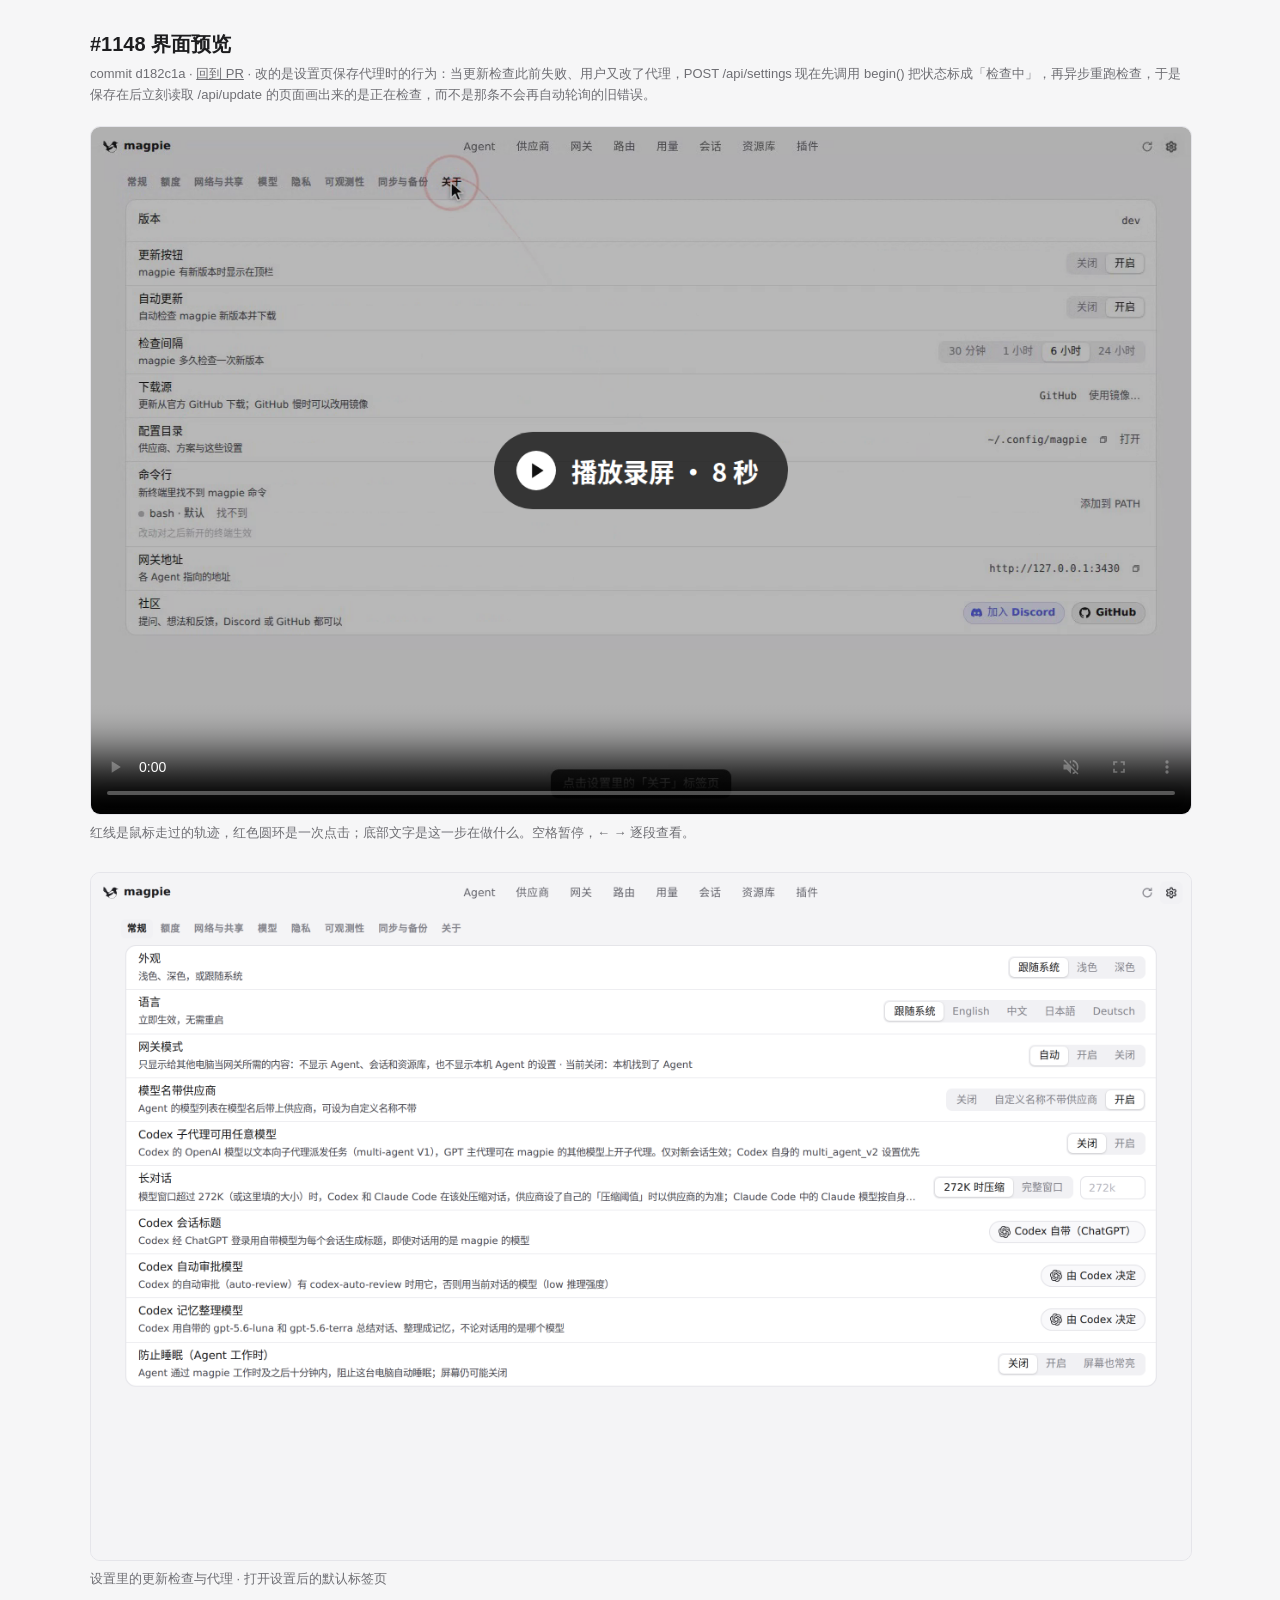
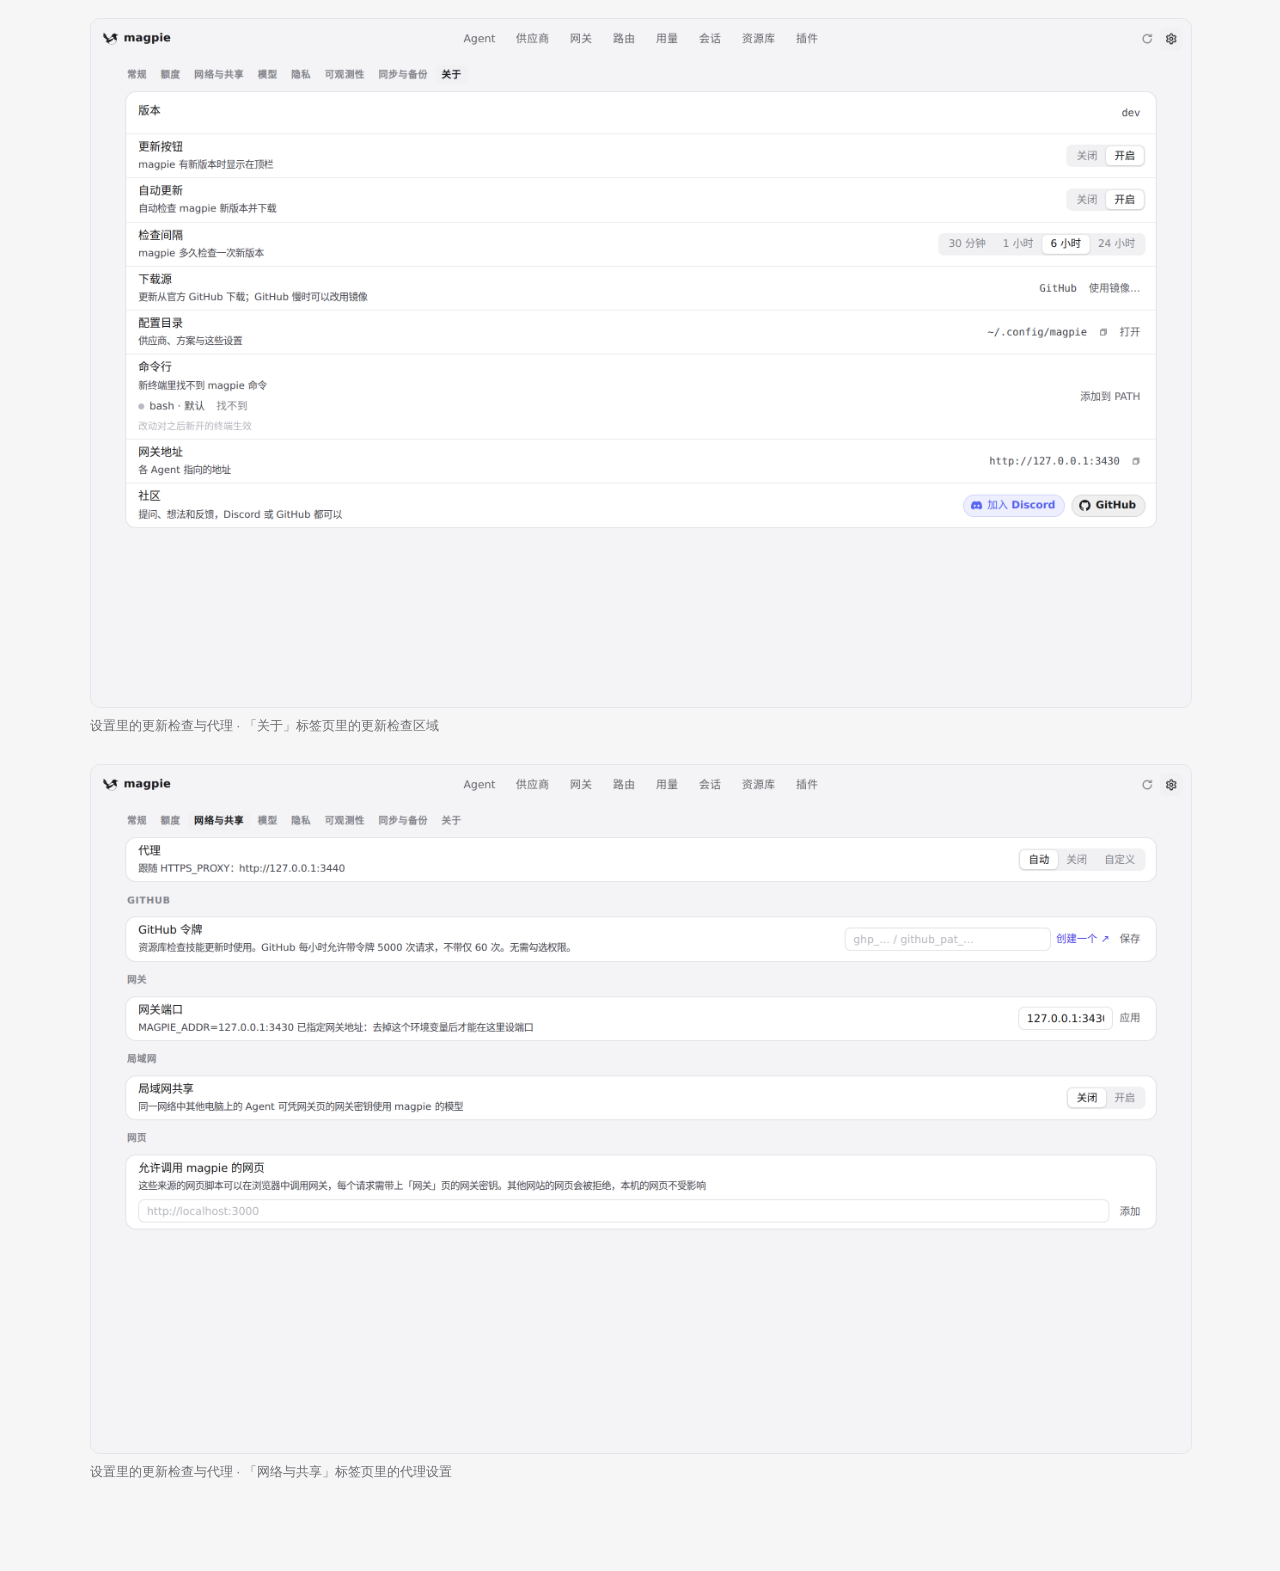
<file: pr-1148/d182c1a/index.html>
<!doctype html><html lang="zh"><meta charset="utf-8"><meta name="viewport" content="width=device-width,initial-scale=1">
<title>#1148 界面预览 · d182c1a</title>
<style>:root{color-scheme:light dark;--bg:#f6f6f7;--fg:#1d1d1f;--muted:#6e6e73;--card:#fff;--line:#e5e5ea}
@media (prefers-color-scheme:dark){:root{--bg:#111113;--fg:#f2f2f4;--muted:#9a9aa0;--card:#1c1c1f;--line:#2c2c30}}
body{margin:0;background:var(--bg);color:var(--fg);font:15px/1.6 -apple-system,"Segoe UI","PingFang SC","Noto Sans CJK SC",sans-serif}
main{max-width:1100px;margin:0 auto;padding:28px 16px 60px}h1{font-size:20px;margin:0 0 4px}.m{color:var(--muted);font-size:13px;margin:0 0 20px}
video,img{display:block;width:100%;border-radius:10px;border:1px solid var(--line);background:var(--card)}figure{margin:0 0 28px}figcaption{color:var(--muted);font-size:13px;margin-top:8px}
a{color:inherit}</style>
<main><h1>#1148 界面预览</h1><p class="m">commit d182c1a · <a href="https://github.com/yetone/magpie/pull/1148">回到 PR</a> · 改的是设置页保存代理时的行为：当更新检查此前失败、用户又改了代理，POST /api/settings 现在先调用 begin() 把状态标成「检查中」，再异步重跑检查，于是保存在后立刻读取 /api/update 的页面画出来的是正在检查，而不是那条不会再自动轮询的旧错误。</p>
<figure><video src="preview.mp4" controls autoplay muted playsinline poster="poster.png"></video><figcaption>红线是鼠标走过的轨迹，红色圆环是一次点击；底部文字是这一步在做什么。空格暂停，← → 逐段查看。</figcaption></figure>
<figure><img src="01-settings-general.png" alt="打开设置后的默认标签页"><figcaption>设置里的更新检查与代理 · 打开设置后的默认标签页</figcaption></figure>
<figure><img src="02-settings-about.png" alt="「关于」标签页里的更新检查区域"><figcaption>设置里的更新检查与代理 · 「关于」标签页里的更新检查区域</figcaption></figure>
<figure><img src="03-settings-network.png" alt="「网络与共享」标签页里的代理设置"><figcaption>设置里的更新检查与代理 · 「网络与共享」标签页里的代理设置</figcaption></figure>
</main></html>
</file>
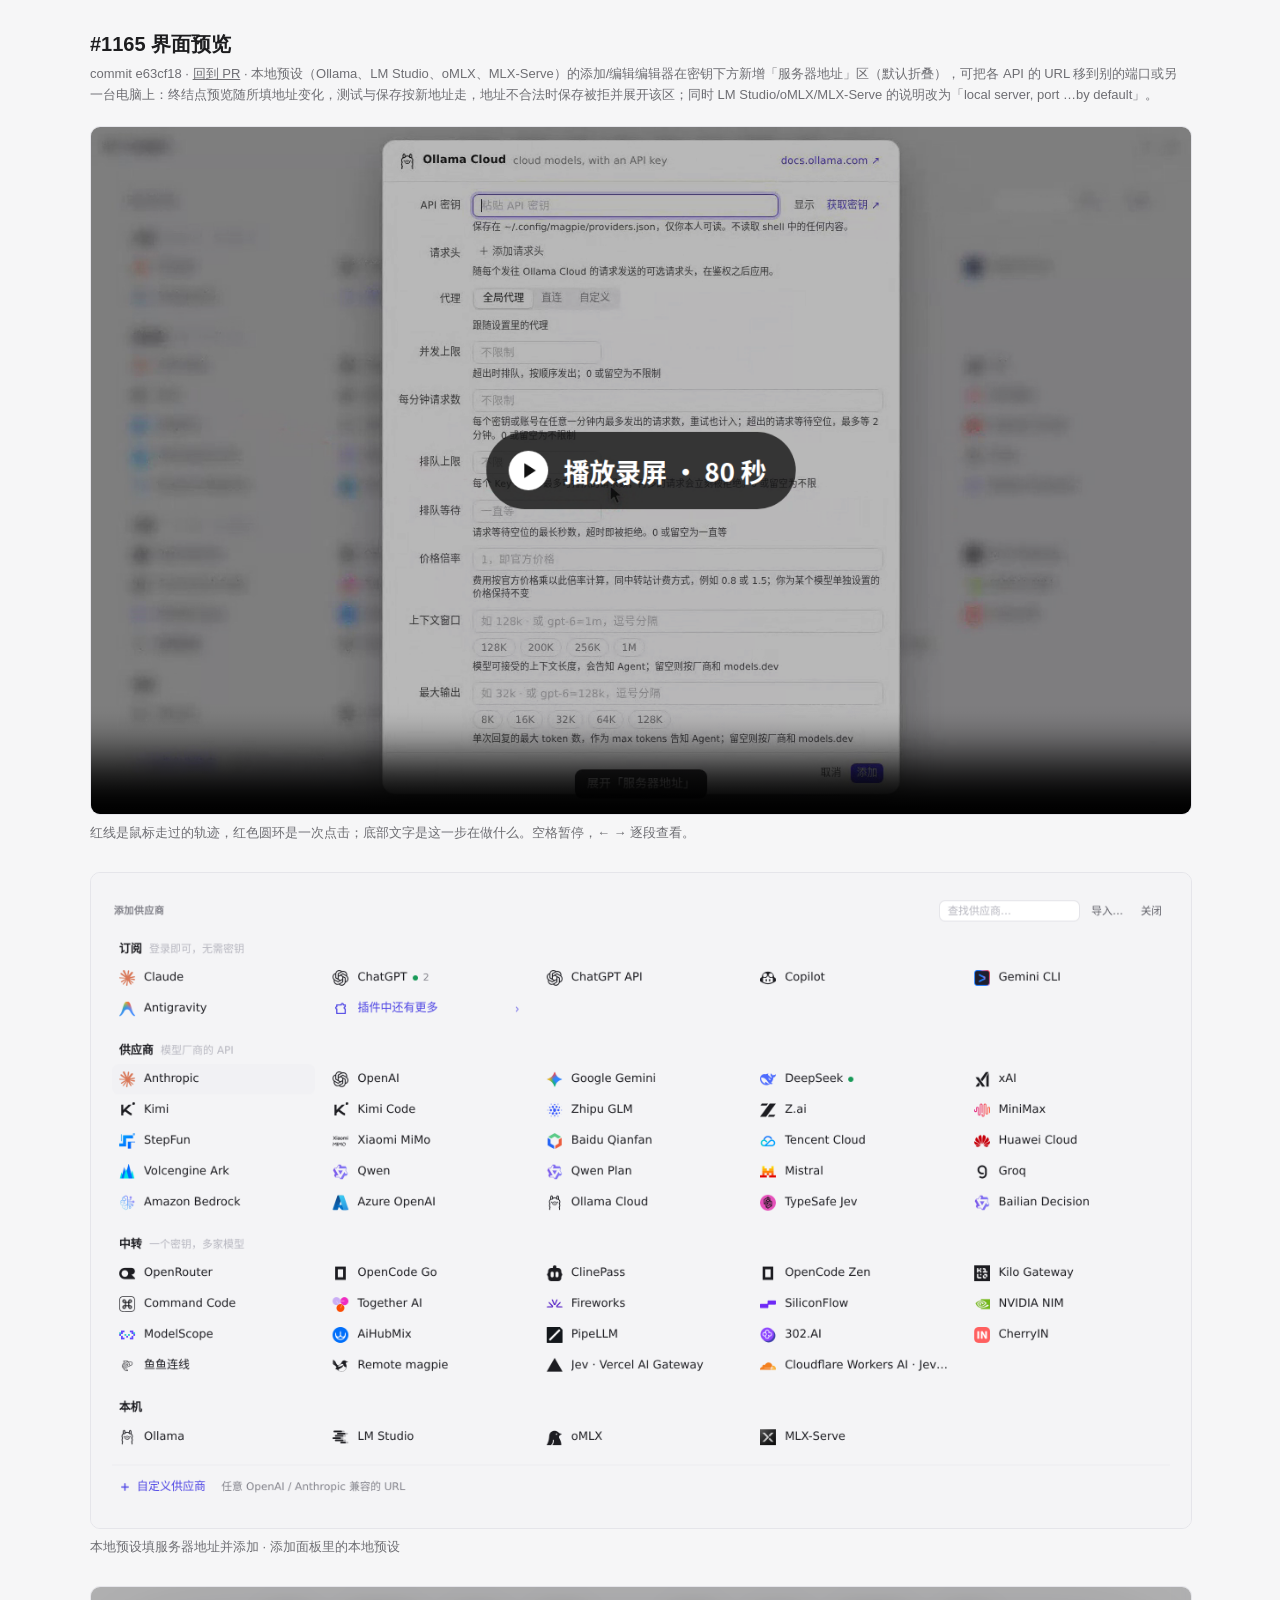
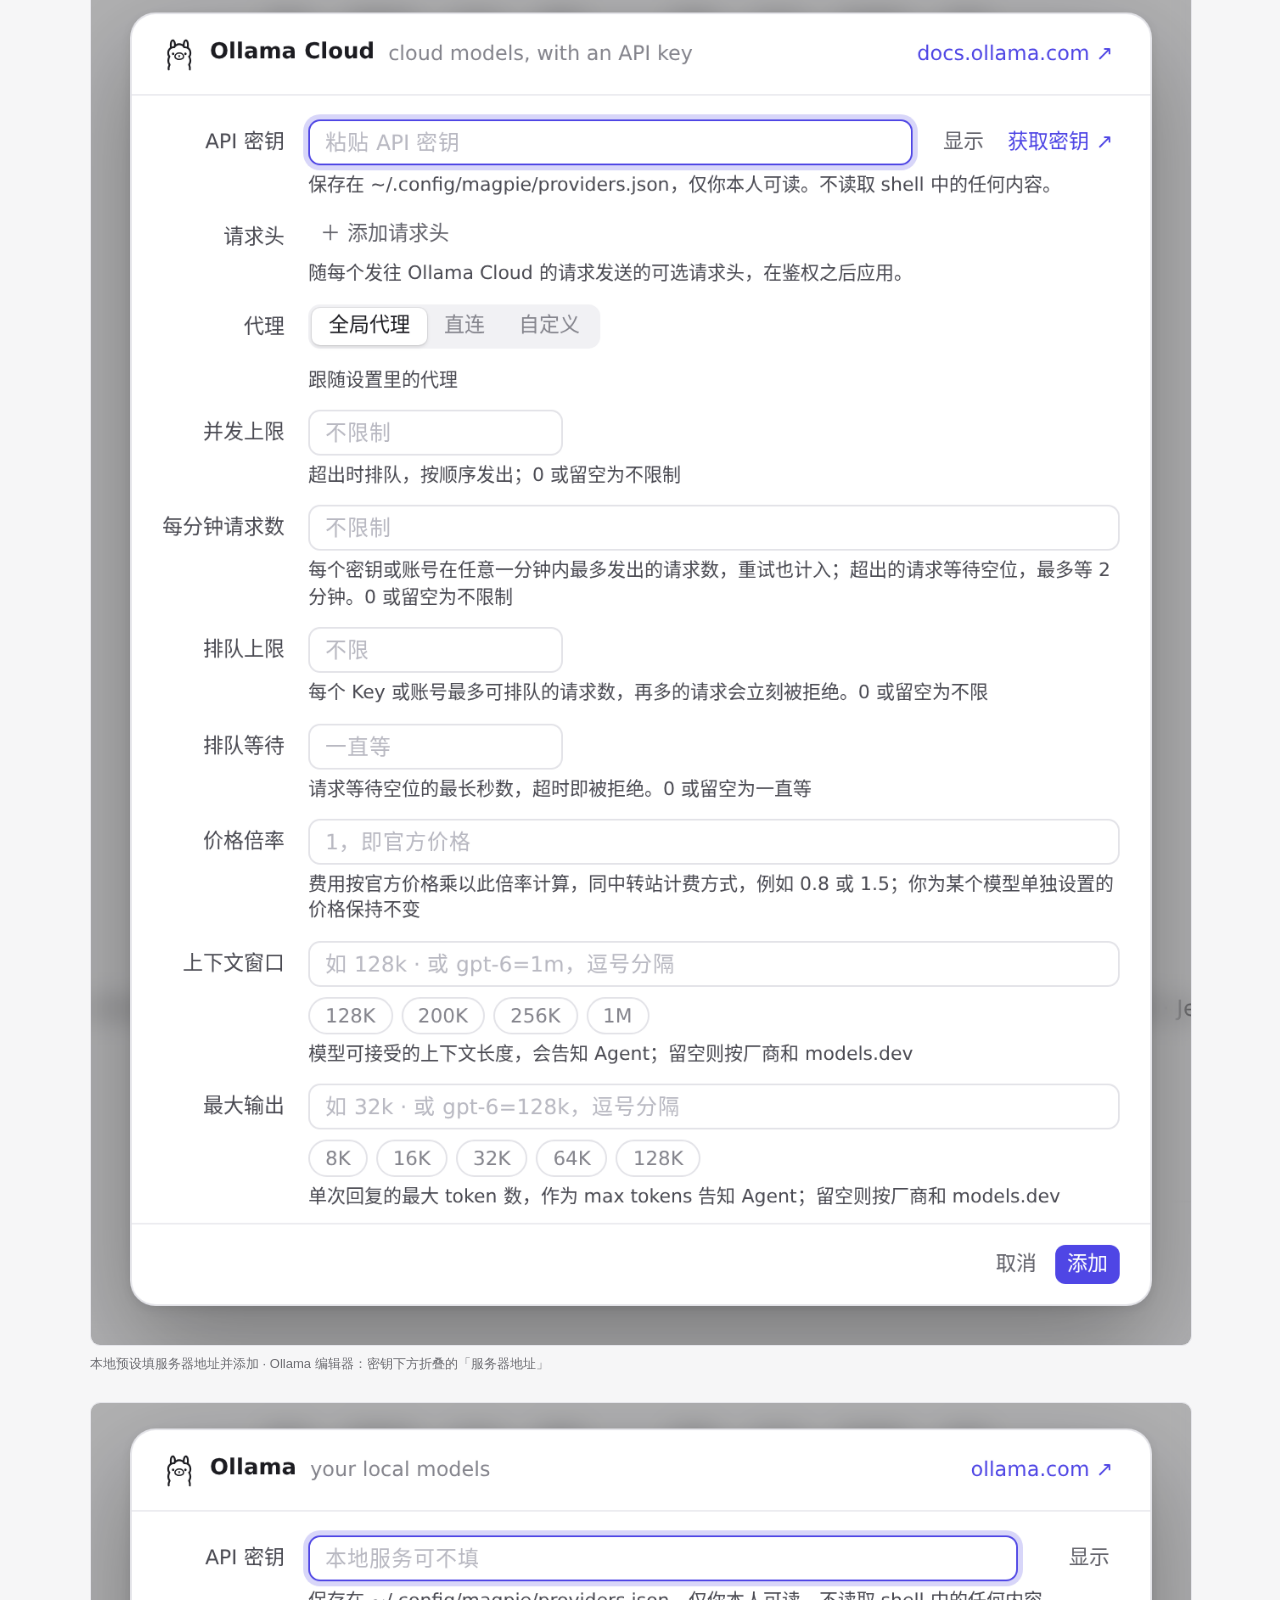
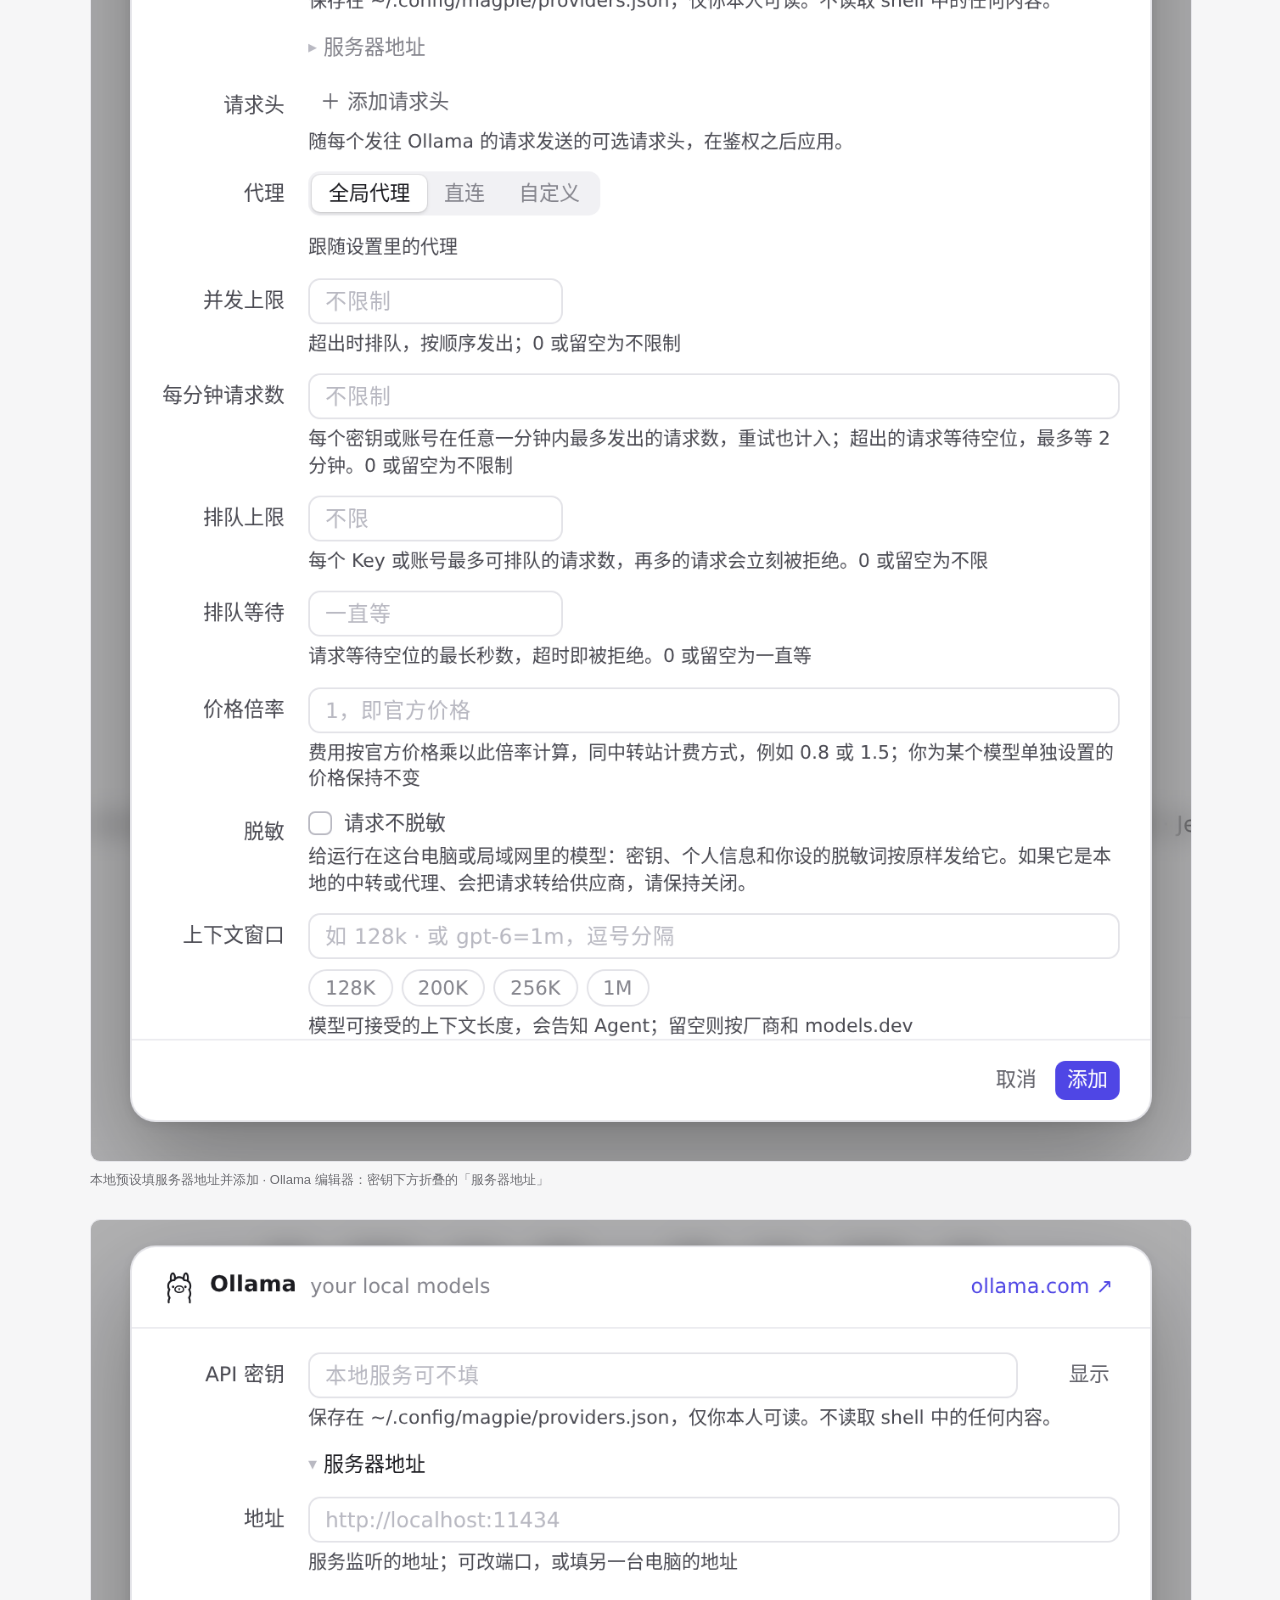
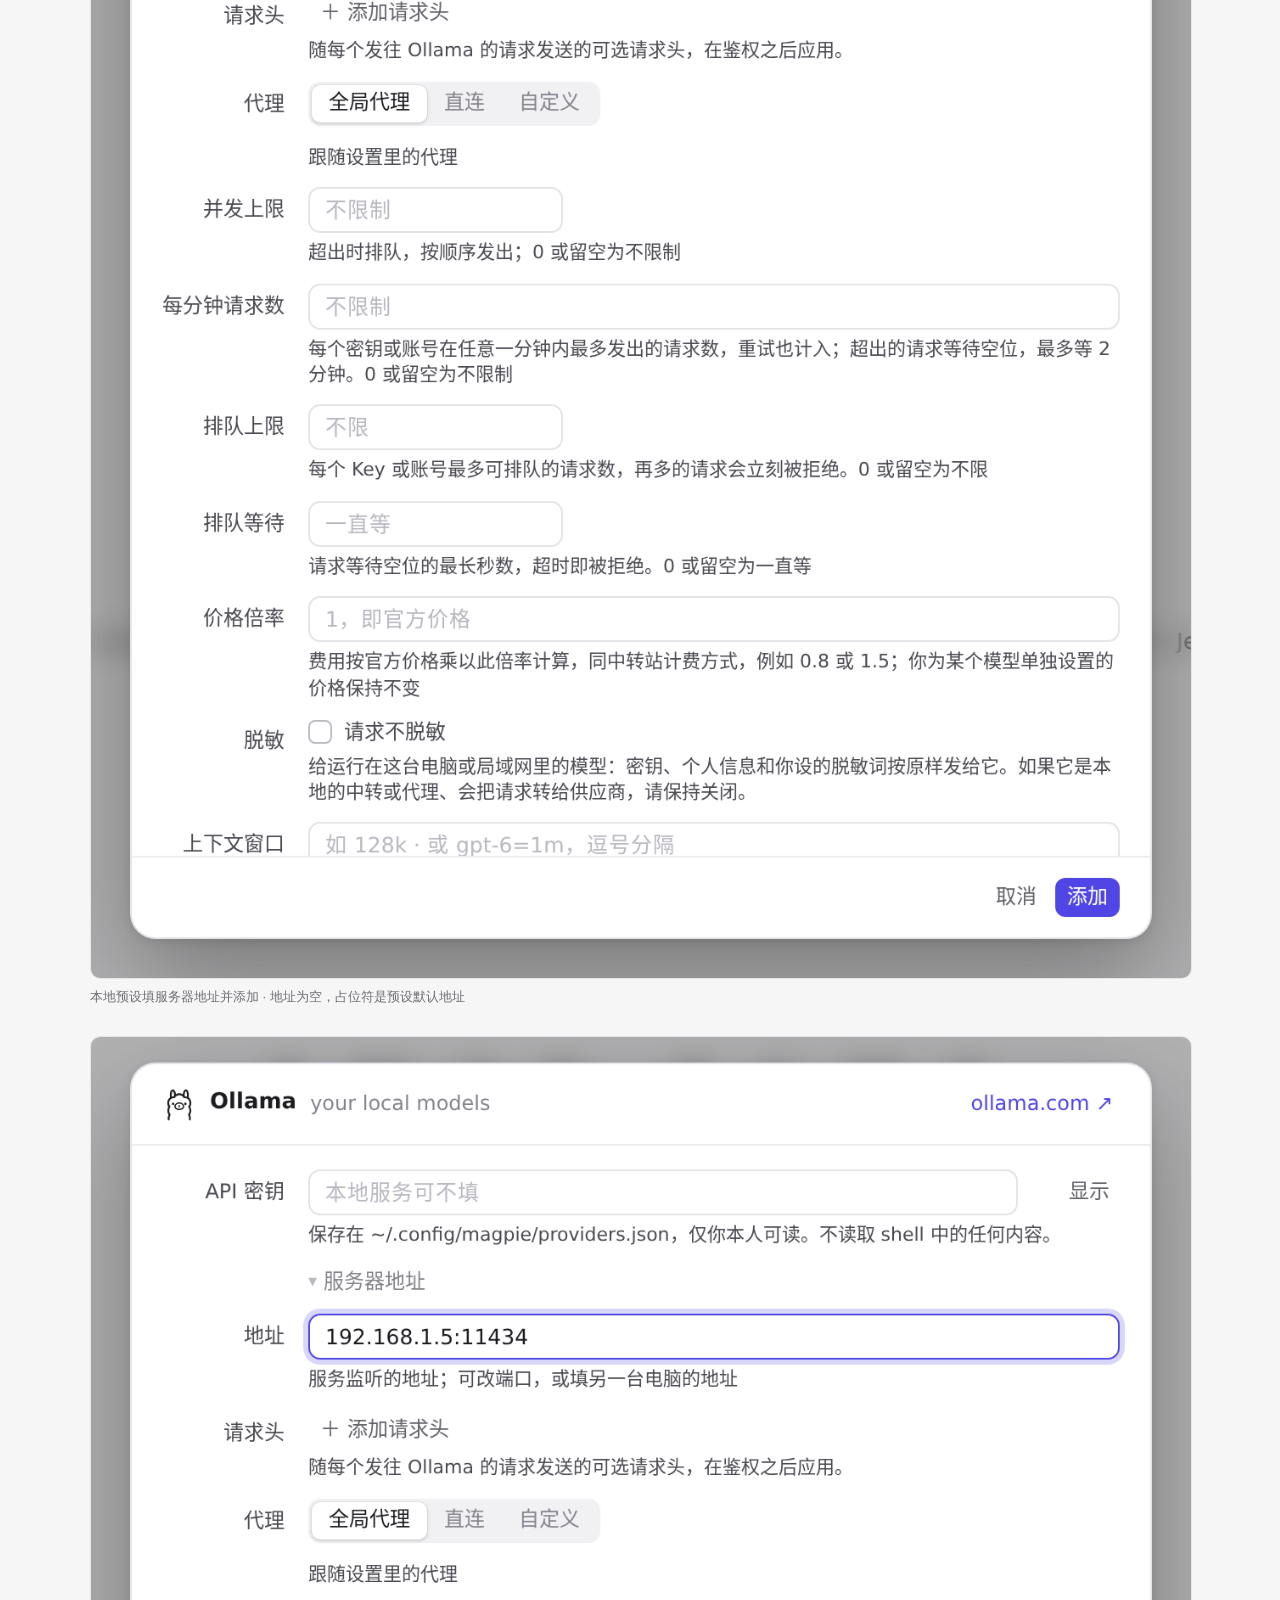
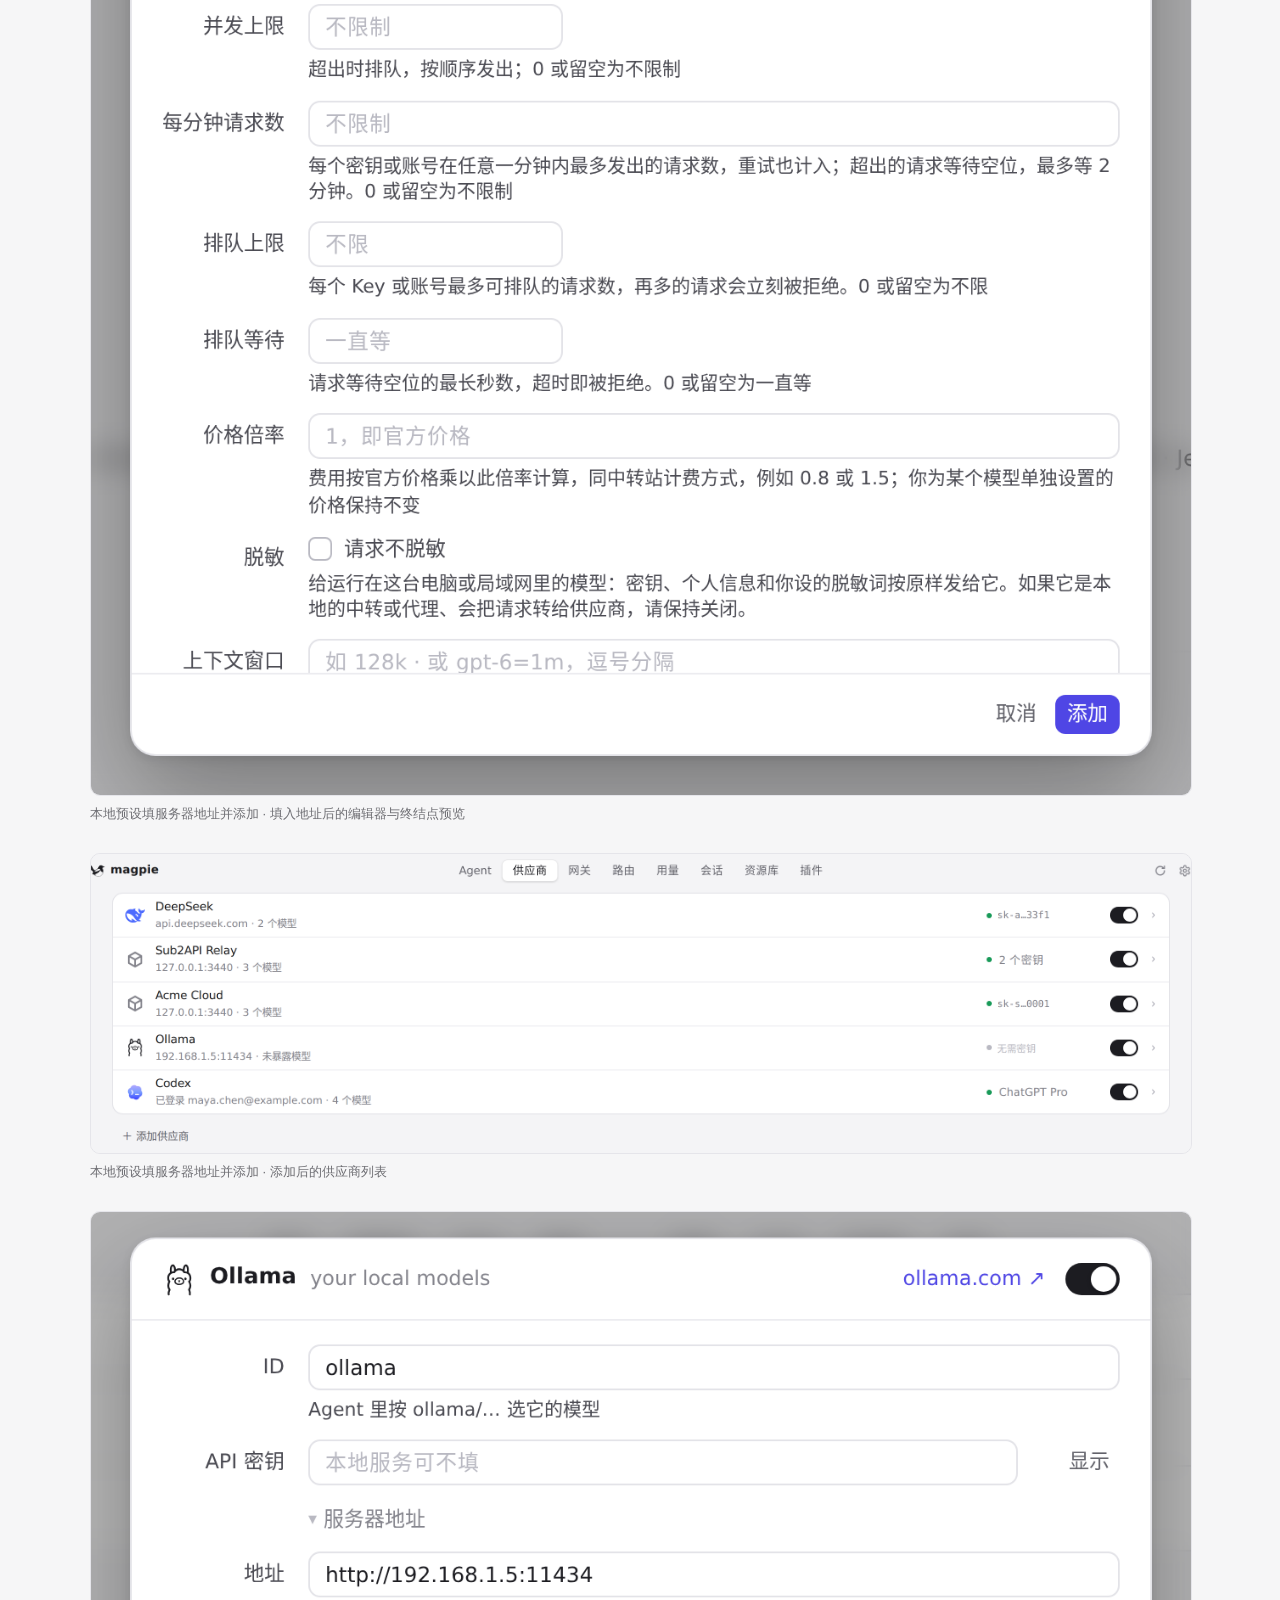
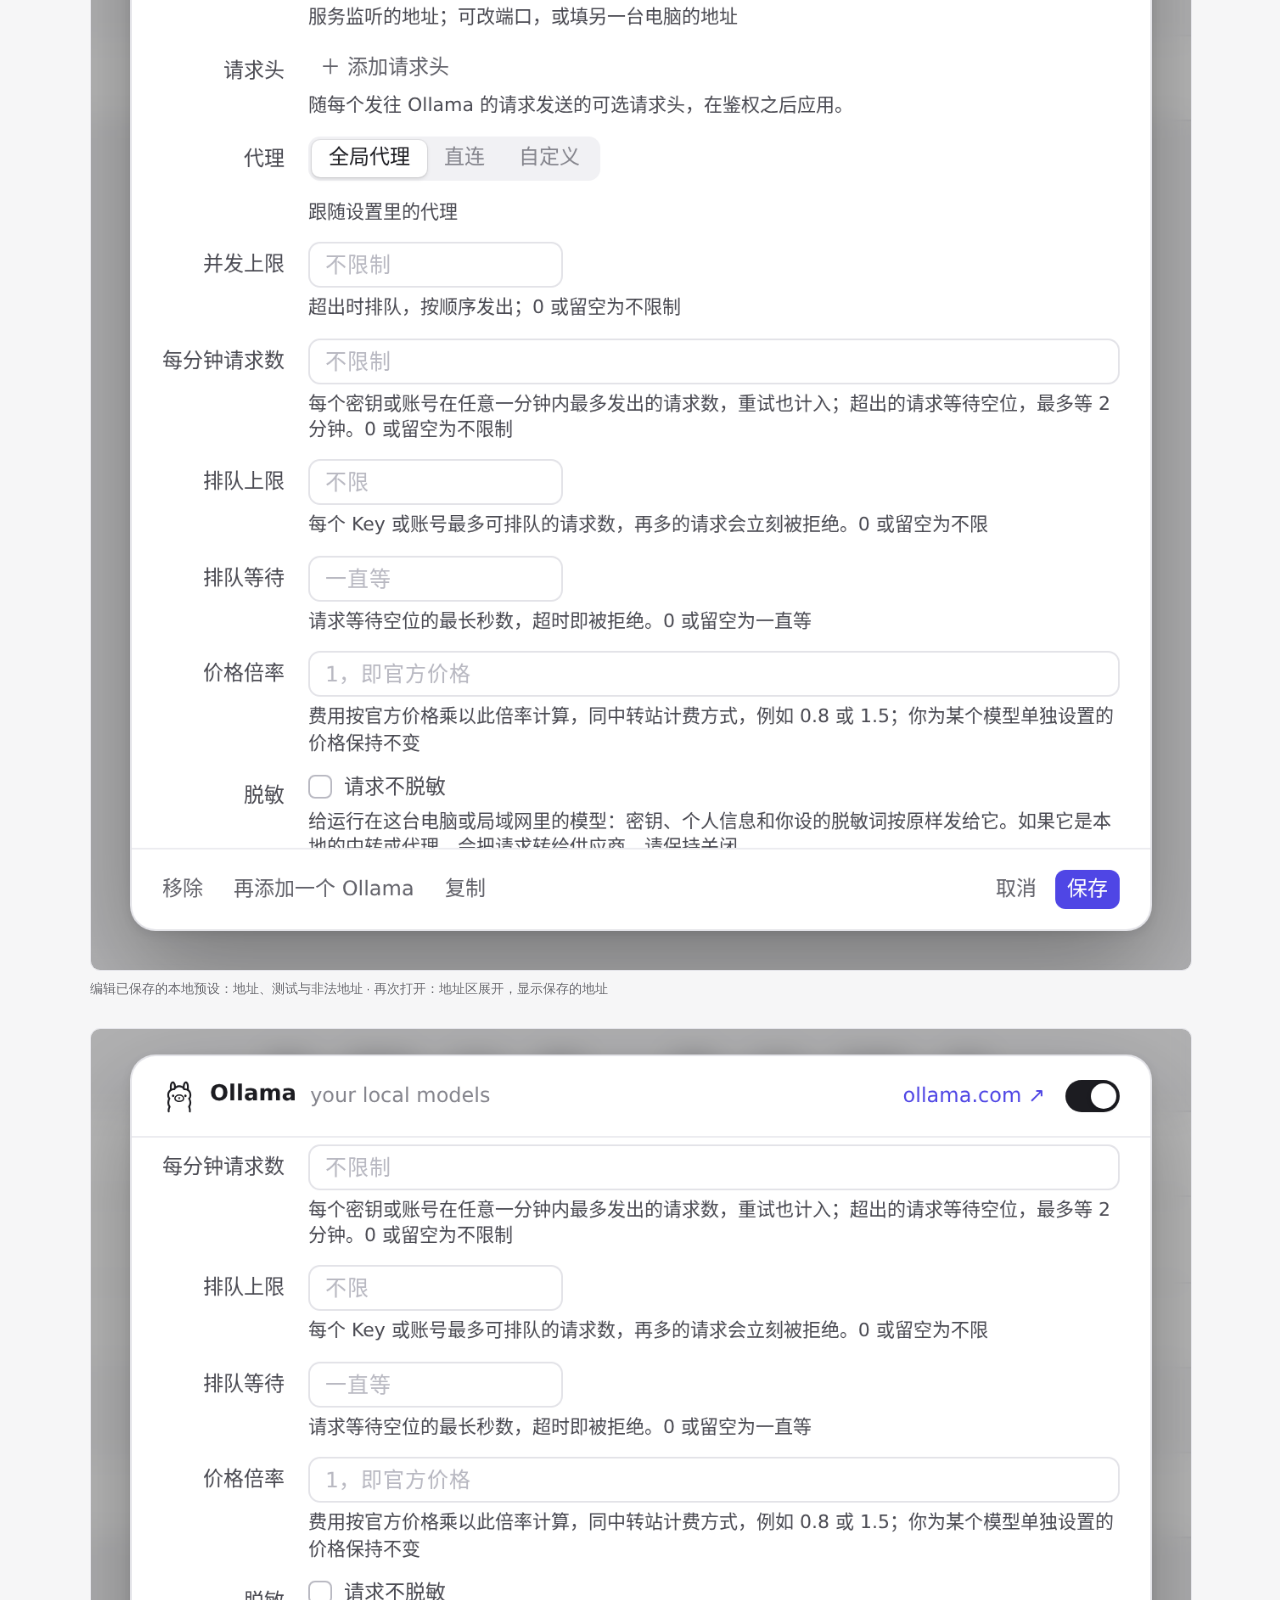
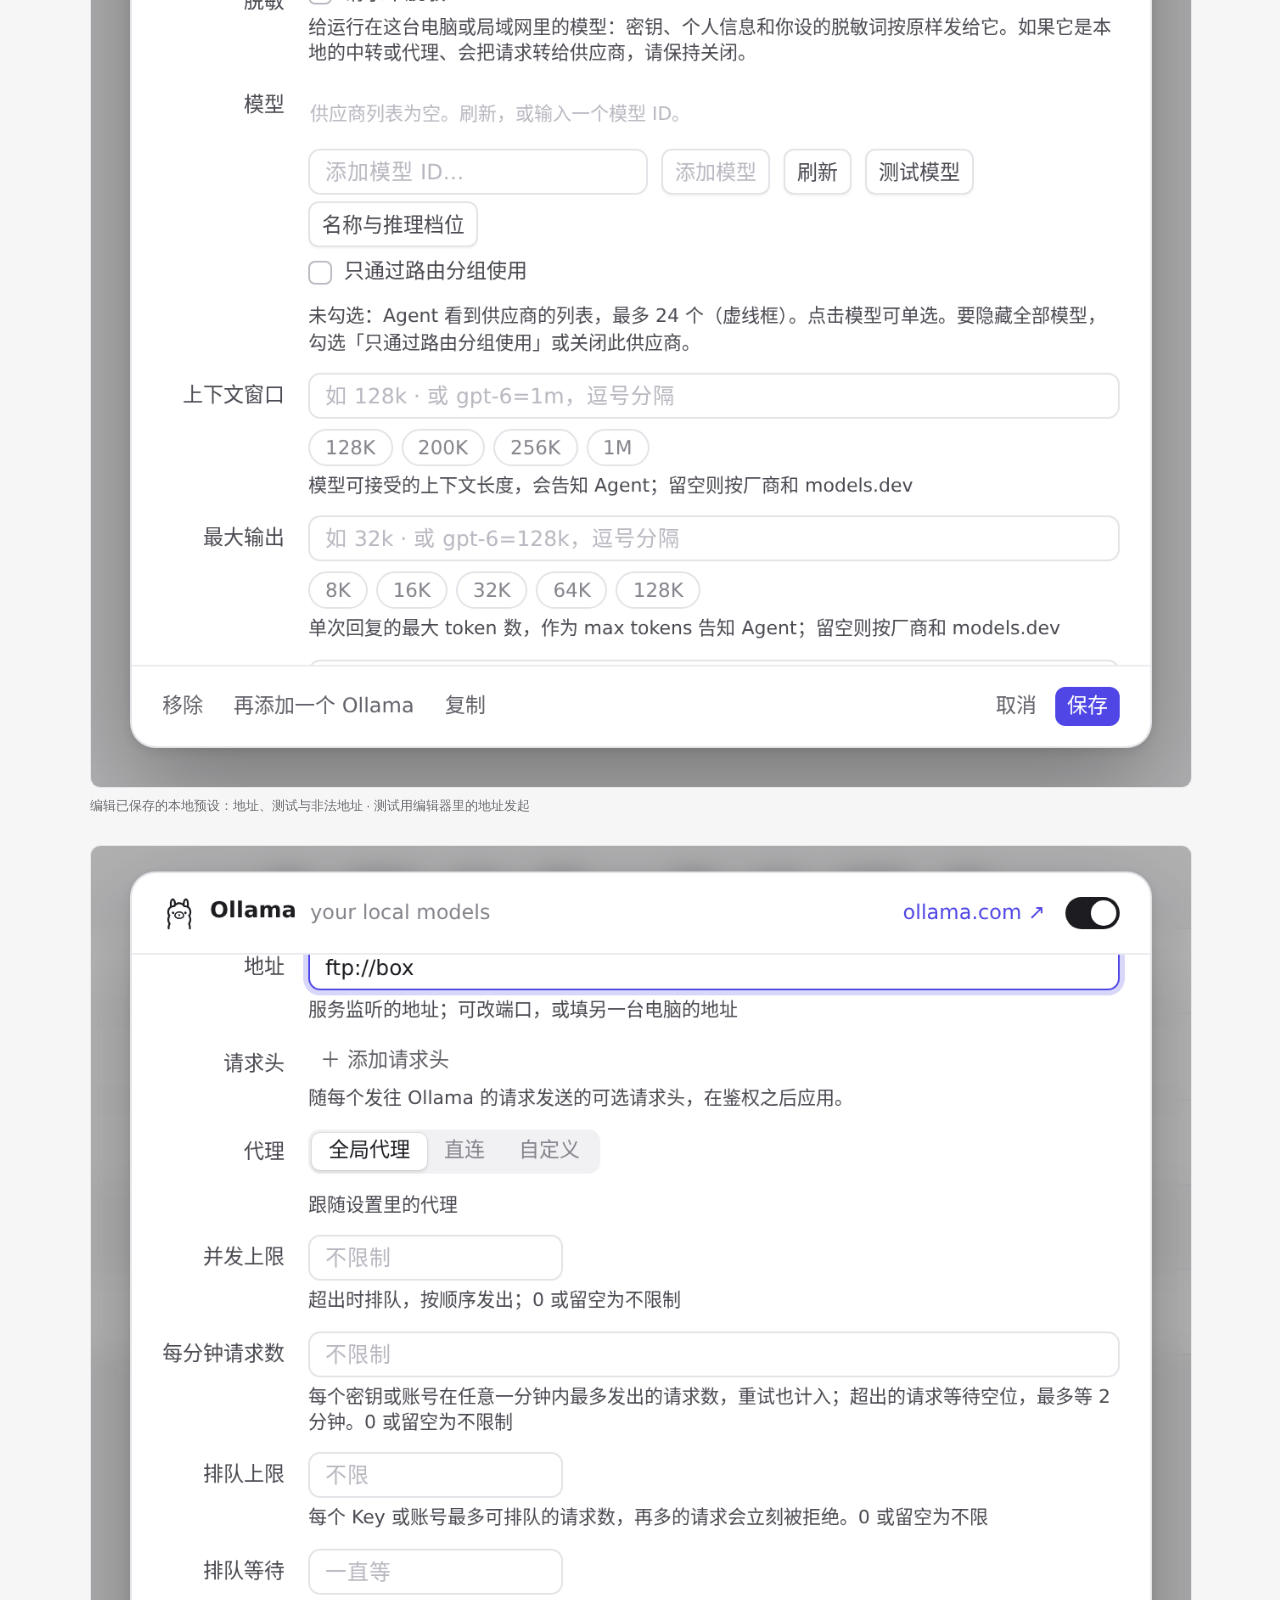
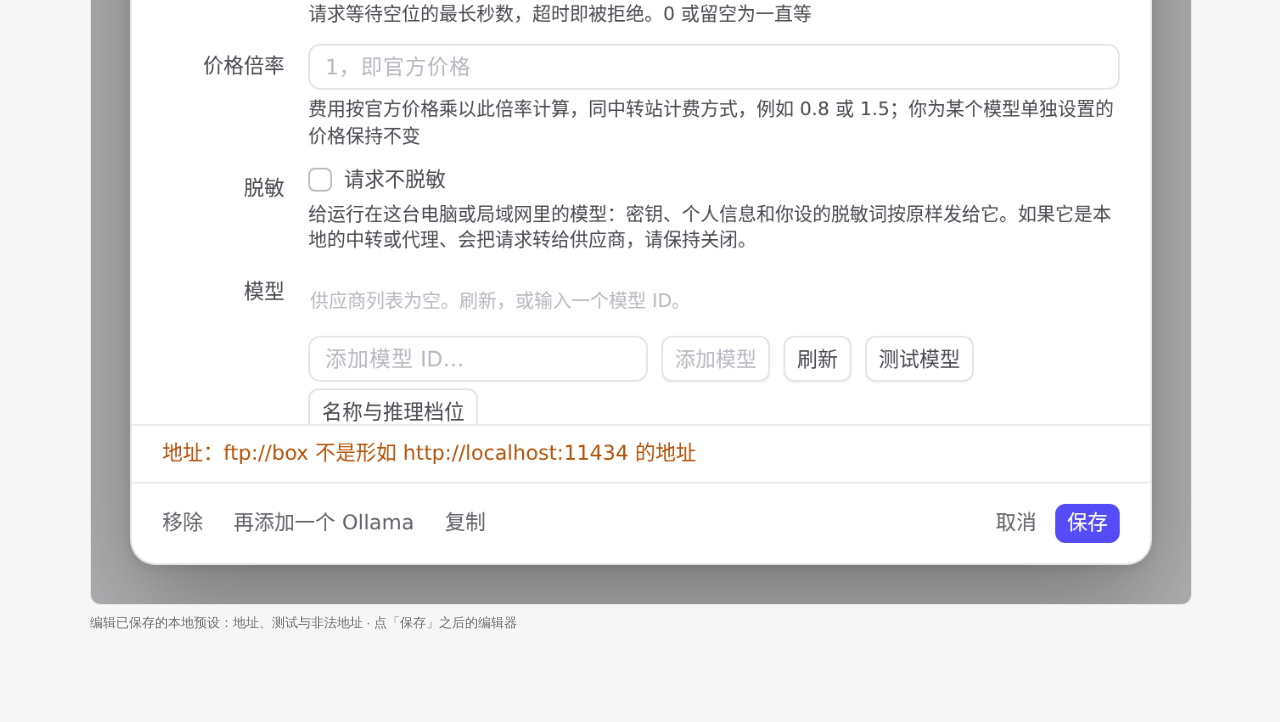
<file: pr-1165/e63cf18/index.html>
<!doctype html><html lang="zh"><meta charset="utf-8"><meta name="viewport" content="width=device-width,initial-scale=1">
<title>#1165 界面预览 · e63cf18</title>
<style>:root{color-scheme:light dark;--bg:#f6f6f7;--fg:#1d1d1f;--muted:#6e6e73;--card:#fff;--line:#e5e5ea}
@media (prefers-color-scheme:dark){:root{--bg:#111113;--fg:#f2f2f4;--muted:#9a9aa0;--card:#1c1c1f;--line:#2c2c30}}
body{margin:0;background:var(--bg);color:var(--fg);font:15px/1.6 -apple-system,"Segoe UI","PingFang SC","Noto Sans CJK SC",sans-serif}
main{max-width:1100px;margin:0 auto;padding:28px 16px 60px}h1{font-size:20px;margin:0 0 4px}.m{color:var(--muted);font-size:13px;margin:0 0 20px}
video,img{display:block;width:100%;border-radius:10px;border:1px solid var(--line);background:var(--card)}figure{margin:0 0 28px}figcaption{color:var(--muted);font-size:13px;margin-top:8px}
a{color:inherit}</style>
<main><h1>#1165 界面预览</h1><p class="m">commit e63cf18 · <a href="https://github.com/yetone/magpie/pull/1165">回到 PR</a> · 本地预设（Ollama、LM Studio、oMLX、MLX-Serve）的添加/编辑编辑器在密钥下方新增「服务器地址」区（默认折叠），可把各 API 的 URL 移到别的端口或另一台电脑上：终结点预览随所填地址变化，测试与保存按新地址走，地址不合法时保存被拒并展开该区；同时 LM Studio/oMLX/MLX-Serve 的说明改为「local server, port …by default」。</p>
<figure><video src="preview.mp4" controls autoplay muted playsinline poster="poster.png"></video><figcaption>红线是鼠标走过的轨迹，红色圆环是一次点击；底部文字是这一步在做什么。空格暂停，← → 逐段查看。</figcaption></figure>
<figure><img src="01-add-sheet-local-presets.png" alt="添加面板里的本地预设"><figcaption>本地预设填服务器地址并添加 · 添加面板里的本地预设</figcaption></figure>
<figure><img src="02-editor-address-folded.png" alt="Ollama 编辑器：密钥下方折叠的「服务器地址」"><figcaption>本地预设填服务器地址并添加 · Ollama 编辑器：密钥下方折叠的「服务器地址」</figcaption></figure>
<figure><img src="03-editor-address-folded.png" alt="Ollama 编辑器：密钥下方折叠的「服务器地址」"><figcaption>本地预设填服务器地址并添加 · Ollama 编辑器：密钥下方折叠的「服务器地址」</figcaption></figure>
<figure><img src="04-server-address-open.png" alt="地址为空，占位符是预设默认地址"><figcaption>本地预设填服务器地址并添加 · 地址为空，占位符是预设默认地址</figcaption></figure>
<figure><img src="05-endpoints-after-address.png" alt="填入地址后的编辑器与终结点预览"><figcaption>本地预设填服务器地址并添加 · 填入地址后的编辑器与终结点预览</figcaption></figure>
<figure><img src="06-providers-after-add.png" alt="添加后的供应商列表"><figcaption>本地预设填服务器地址并添加 · 添加后的供应商列表</figcaption></figure>
<figure><img src="07-editor-address-open-by-default.png" alt="再次打开：地址区展开，显示保存的地址"><figcaption>编辑已保存的本地预设：地址、测试与非法地址 · 再次打开：地址区展开，显示保存的地址</figcaption></figure>
<figure><img src="08-test-with-typed-address.png" alt="测试用编辑器里的地址发起"><figcaption>编辑已保存的本地预设：地址、测试与非法地址 · 测试用编辑器里的地址发起</figcaption></figure>
<figure><img src="09-address-refused.png" alt="点「保存」之后的编辑器"><figcaption>编辑已保存的本地预设：地址、测试与非法地址 · 点「保存」之后的编辑器</figcaption></figure>
</main></html>
</file>
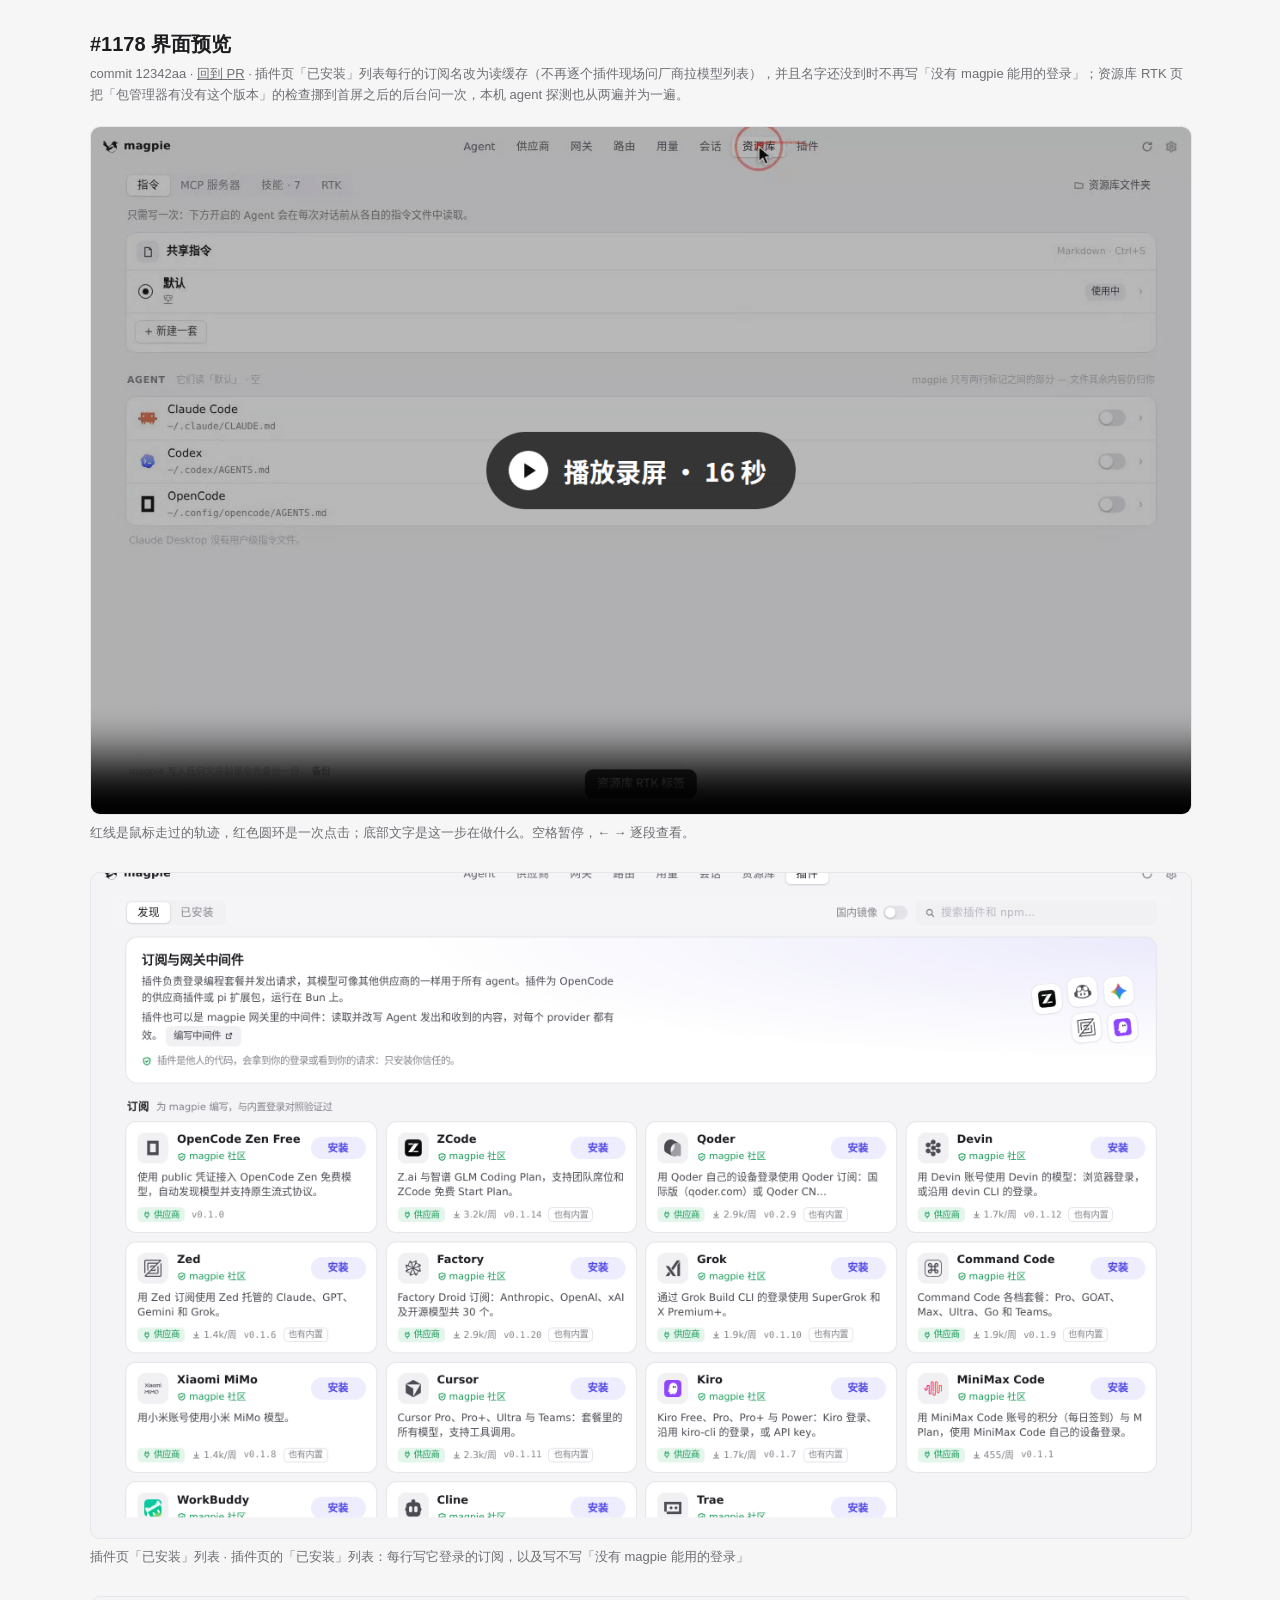
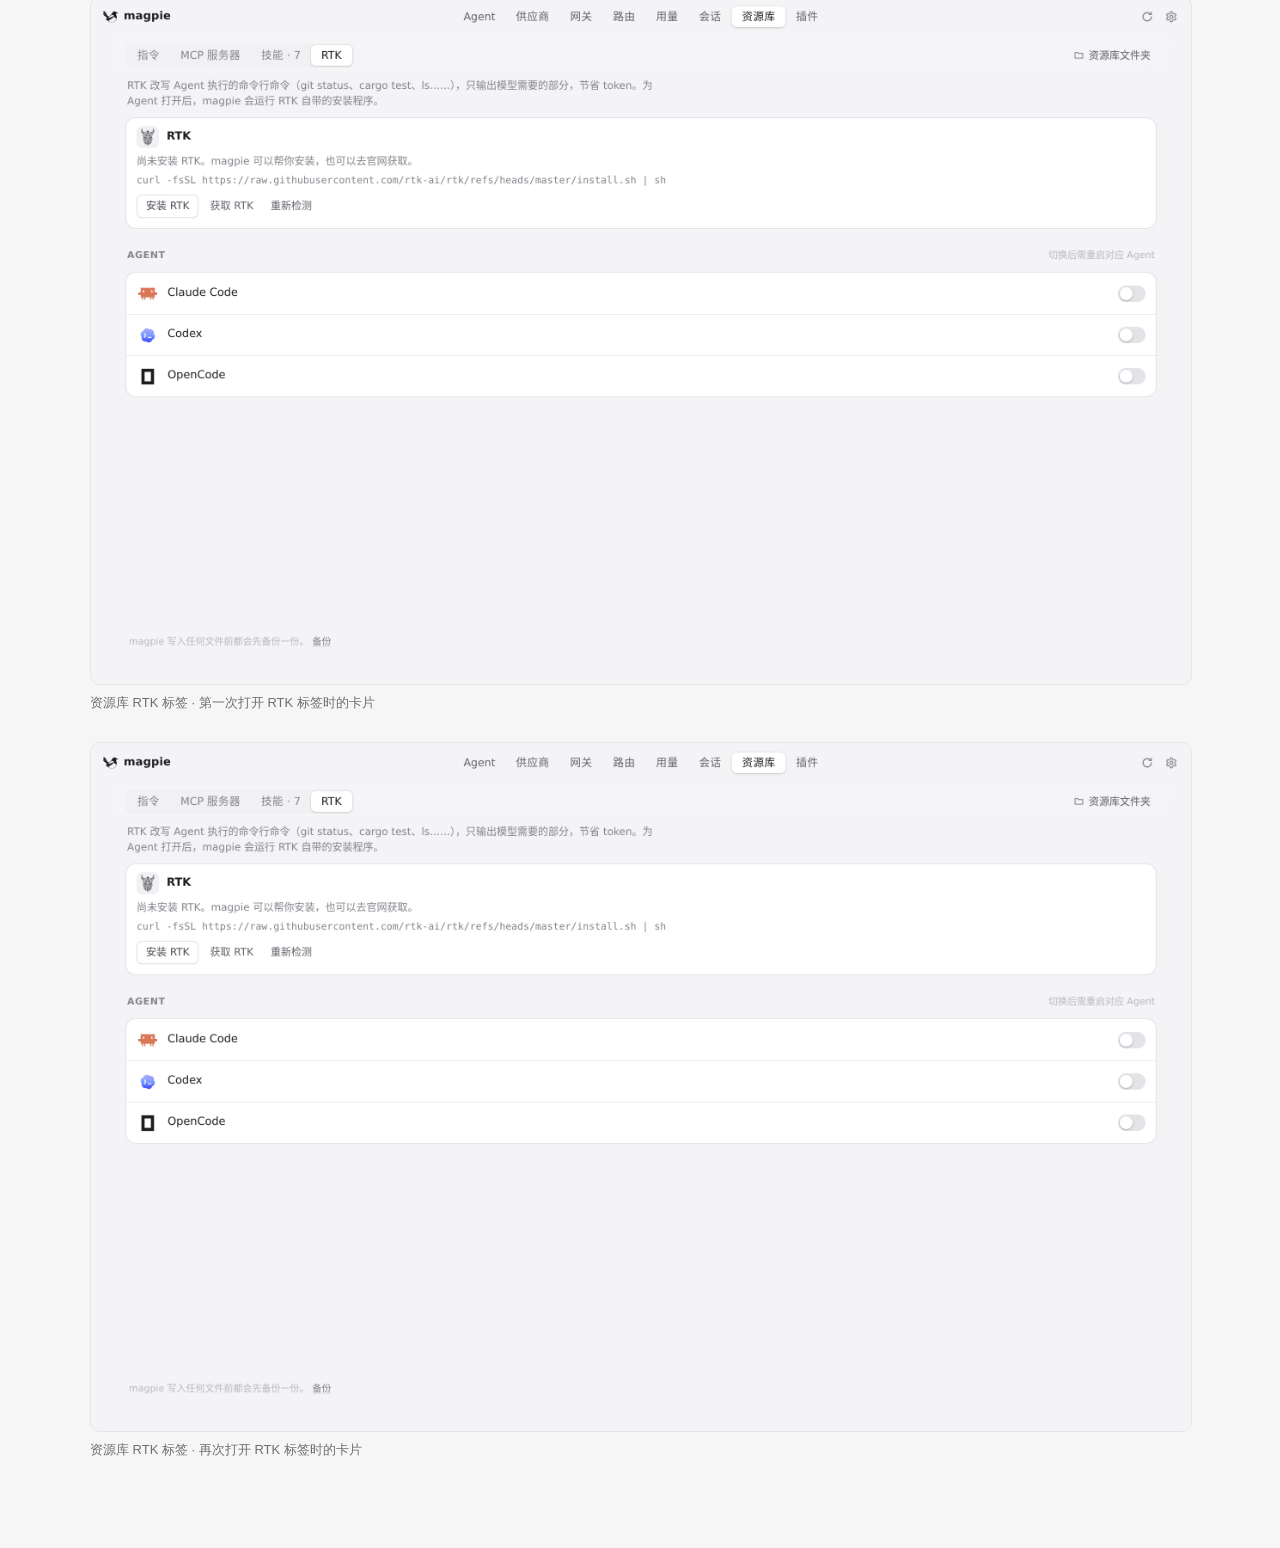
<file: pr-1178/12342aa/index.html>
<!doctype html><html lang="zh"><meta charset="utf-8"><meta name="viewport" content="width=device-width,initial-scale=1">
<title>#1178 界面预览 · 12342aa</title>
<style>:root{color-scheme:light dark;--bg:#f6f6f7;--fg:#1d1d1f;--muted:#6e6e73;--card:#fff;--line:#e5e5ea}
@media (prefers-color-scheme:dark){:root{--bg:#111113;--fg:#f2f2f4;--muted:#9a9aa0;--card:#1c1c1f;--line:#2c2c30}}
body{margin:0;background:var(--bg);color:var(--fg);font:15px/1.6 -apple-system,"Segoe UI","PingFang SC","Noto Sans CJK SC",sans-serif}
main{max-width:1100px;margin:0 auto;padding:28px 16px 60px}h1{font-size:20px;margin:0 0 4px}.m{color:var(--muted);font-size:13px;margin:0 0 20px}
video,img{display:block;width:100%;border-radius:10px;border:1px solid var(--line);background:var(--card)}figure{margin:0 0 28px}figcaption{color:var(--muted);font-size:13px;margin-top:8px}
a{color:inherit}</style>
<main><h1>#1178 界面预览</h1><p class="m">commit 12342aa · <a href="https://github.com/yetone/magpie/pull/1178">回到 PR</a> · 插件页「已安装」列表每行的订阅名改为读缓存（不再逐个插件现场问厂商拉模型列表），并且名字还没到时不再写「没有 magpie 能用的登录」；资源库 RTK 页把「包管理器有没有这个版本」的检查挪到首屏之后的后台问一次，本机 agent 探测也从两遍并为一遍。</p>
<figure><video src="preview.mp4" controls autoplay muted playsinline poster="poster.png"></video><figcaption>红线是鼠标走过的轨迹，红色圆环是一次点击；底部文字是这一步在做什么。空格暂停，← → 逐段查看。</figcaption></figure>
<figure><img src="01-plugins-installed-list.png" alt="插件页的「已安装」列表：每行写它登录的订阅，以及写不写「没有 magpie 能用的登录」"><figcaption>插件页「已安装」列表 · 插件页的「已安装」列表：每行写它登录的订阅，以及写不写「没有 magpie 能用的登录」</figcaption></figure>
<figure><img src="02-rtk-first-open.png" alt="第一次打开 RTK 标签时的卡片"><figcaption>资源库 RTK 标签 · 第一次打开 RTK 标签时的卡片</figcaption></figure>
<figure><img src="03-rtk-second-open.png" alt="再次打开 RTK 标签时的卡片"><figcaption>资源库 RTK 标签 · 再次打开 RTK 标签时的卡片</figcaption></figure>
</main></html>
</file>
